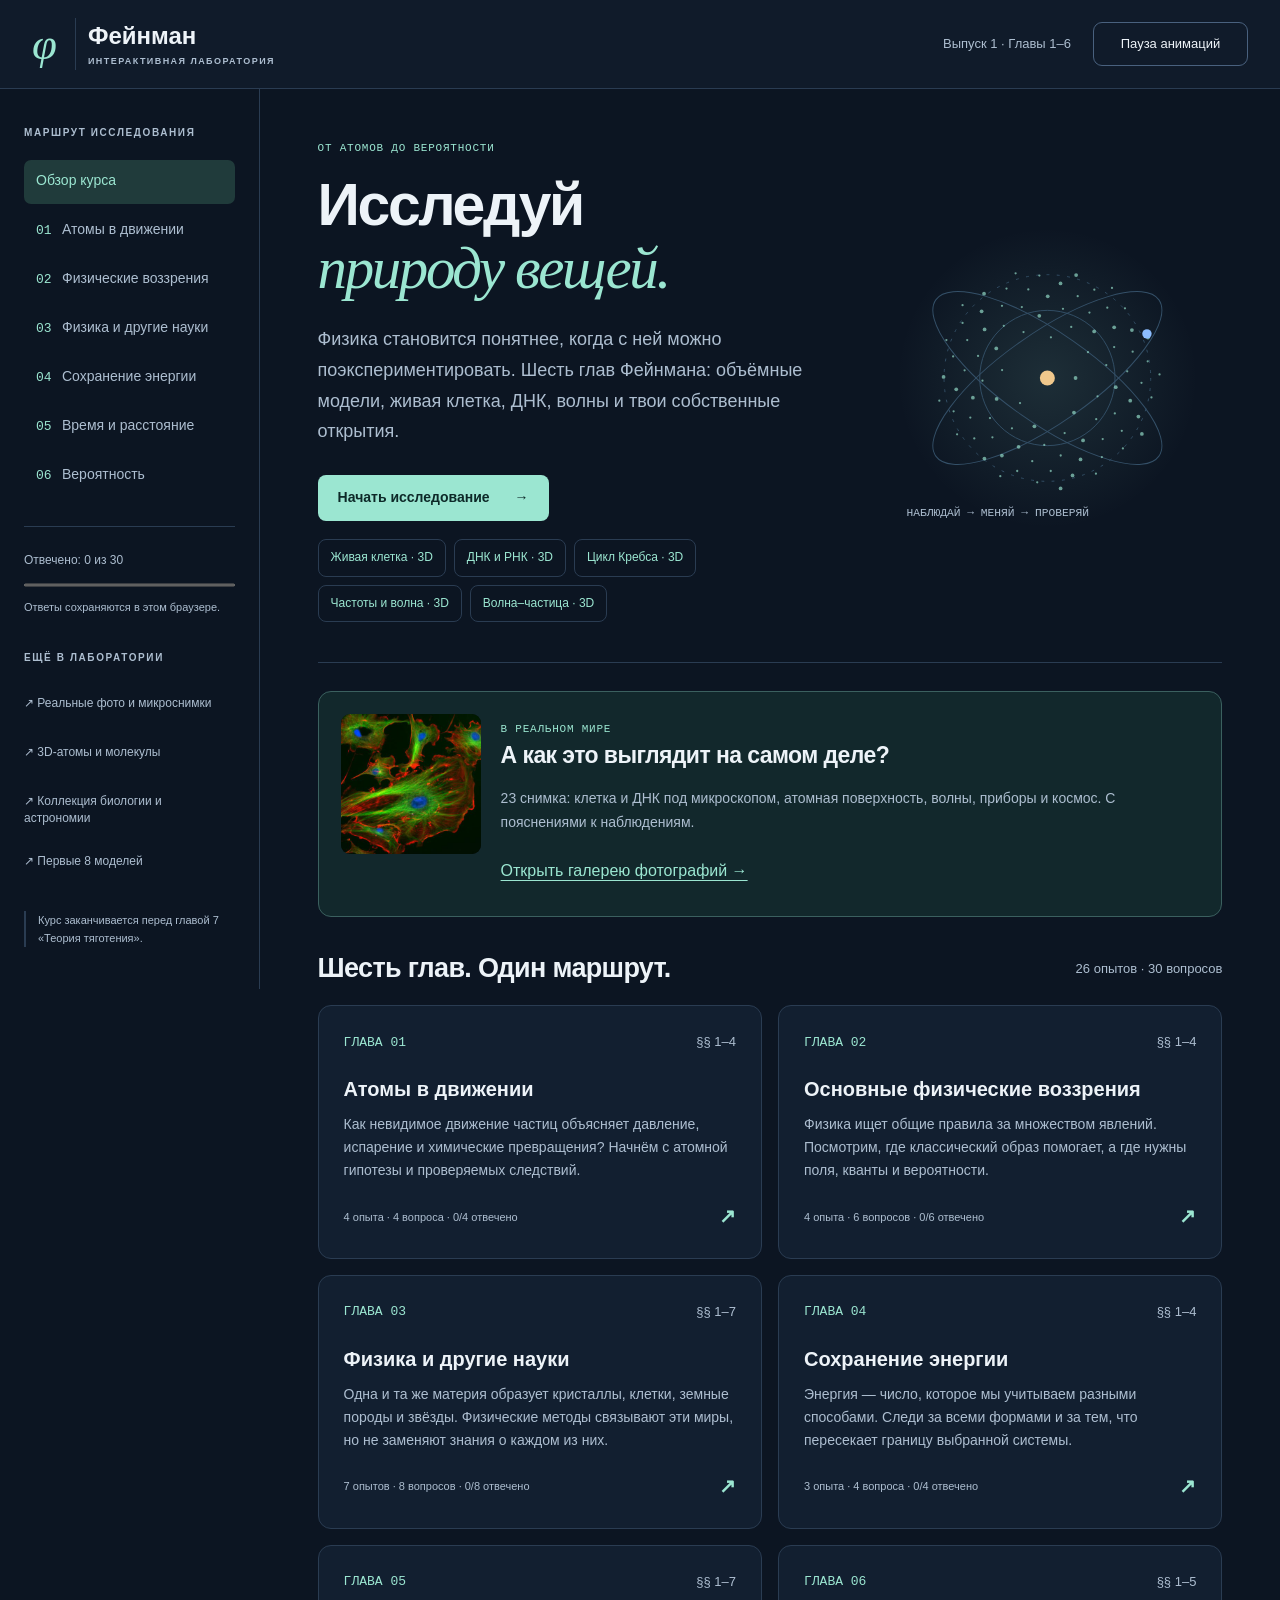
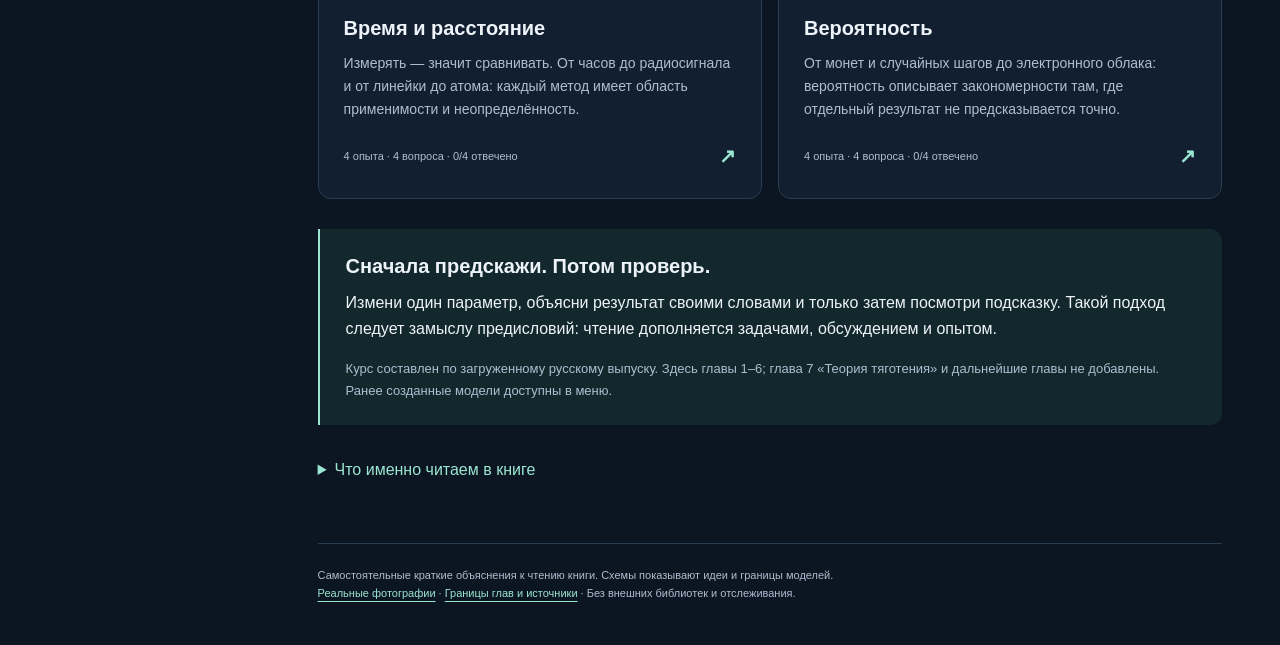
<file: index.html>
<!doctype html>
<html lang="ru"><head>
<meta charset="utf-8"><meta name="viewport" content="width=device-width,initial-scale=1,viewport-fit=cover"><meta name="theme-color" content="#101b2a">
<meta name="description" content="Интерактивная лаборатория по главам 1–6 Фейнмановских лекций: атомы, энергия, измерения и вероятность.">
<title>Лаборатория Фейнмана · Исследуй природу</title>
<link rel="stylesheet" href="assets/course.css?v=20261103-3d2">
<script>window.addEventListener('error',function(){var el=document.getElementById('load-status');if(el){el.hidden=false;el.textContent='Не удалось запустить часть лаборатории. Обновите страницу. Ссылки на прежние модели доступны в меню.';}});</script>
<script src="assets/math.js?v=20261103-3d2" defer></script><script src="assets/science.js?v=20261103-3d2" defer></script>
<script src="assets/content.js?v=20261103-3d2" defer></script><script src="assets/models.js?v=20261103-3d2" defer></script><script src="assets/extra-models.js?v=20261103-3d2" defer></script>
<script src="assets/space3d.js?v=20261103-3d2" defer></script>
<script src="assets/spatial-scenes.js?v=20261103-3d2" defer></script>
<script src="assets/spatial-view.js?v=20261103-3d2" defer></script>
<script src="assets/review.js?v=20261103-3d2" defer></script>
<link rel="stylesheet" href="assets/photos.css?v=20261103-photo1"><script src="assets/photo-data.js?v=20261103-photo1" defer></script><script src="assets/photos.js?v=20261103-photo1" defer></script>
<script src="assets/course.js?v=20261103-photo1" defer></script>
</head><body>
<a class="skip" href="#main">К содержанию</a>
<header class="topbar"><a class="brand" href="#home" aria-label="Лаборатория Фейнмана — главная"><span class="brand-symbol">φ</span><span>Фейнман<span class="brand-small">ИНТЕРАКТИВНАЯ ЛАБОРАТОРИЯ</span></span></a><div class="top-actions"><span class="edition">Выпуск 1 · Главы 1–6</span><button id="motion" aria-pressed="false">Пауза анимаций</button></div></header>
<div class="layout"><aside class="sidebar"><p class="eyebrow">МАРШРУТ ИССЛЕДОВАНИЯ</p><nav id="chapter-nav" aria-label="Главы книги"><a href="#home">Обзор курса</a></nav>
<div class="progress-box"><span id="progress-label">Самопроверка: 0 из 30</span><progress id="progress" max="30" value="0" aria-labelledby="progress-label"></progress><p>Ответы сохраняются в этом браузере.</p></div>
<p class="eyebrow library-label">ЕЩЁ В ЛАБОРАТОРИИ</p><nav class="library" aria-label="Существующие модели"><a href="photos.html">↗ Реальные фото и микроснимки</a><a href="3d-atoms-molecules.html">↗ 3D-атомы и молекулы</a><a href="life-universe.html">↗ Коллекция биологии и астрономии</a><a href="experiments.html">↗ Первые 8 моделей</a></nav><p class="scope">Курс заканчивается перед главой 7 «Теория тяготения».</p></aside>
<main id="main" tabindex="-1"><p id="load-status" class="notice" role="status">Загружаем лабораторию…</p><noscript><p class="notice">Для интерактивных опытов включите JavaScript. Ссылки на существующие разделы находятся в меню.</p></noscript><div id="page"></div><footer>Самостоятельные краткие объяснения к чтению книги. Схемы показывают идеи и границы моделей.<br><a href="photos.html">Реальные фотографии</a> · <a href="sources.html">Границы глав и источники</a> · Без внешних библиотек и отслеживания.</footer></main></div></body></html>
</file>
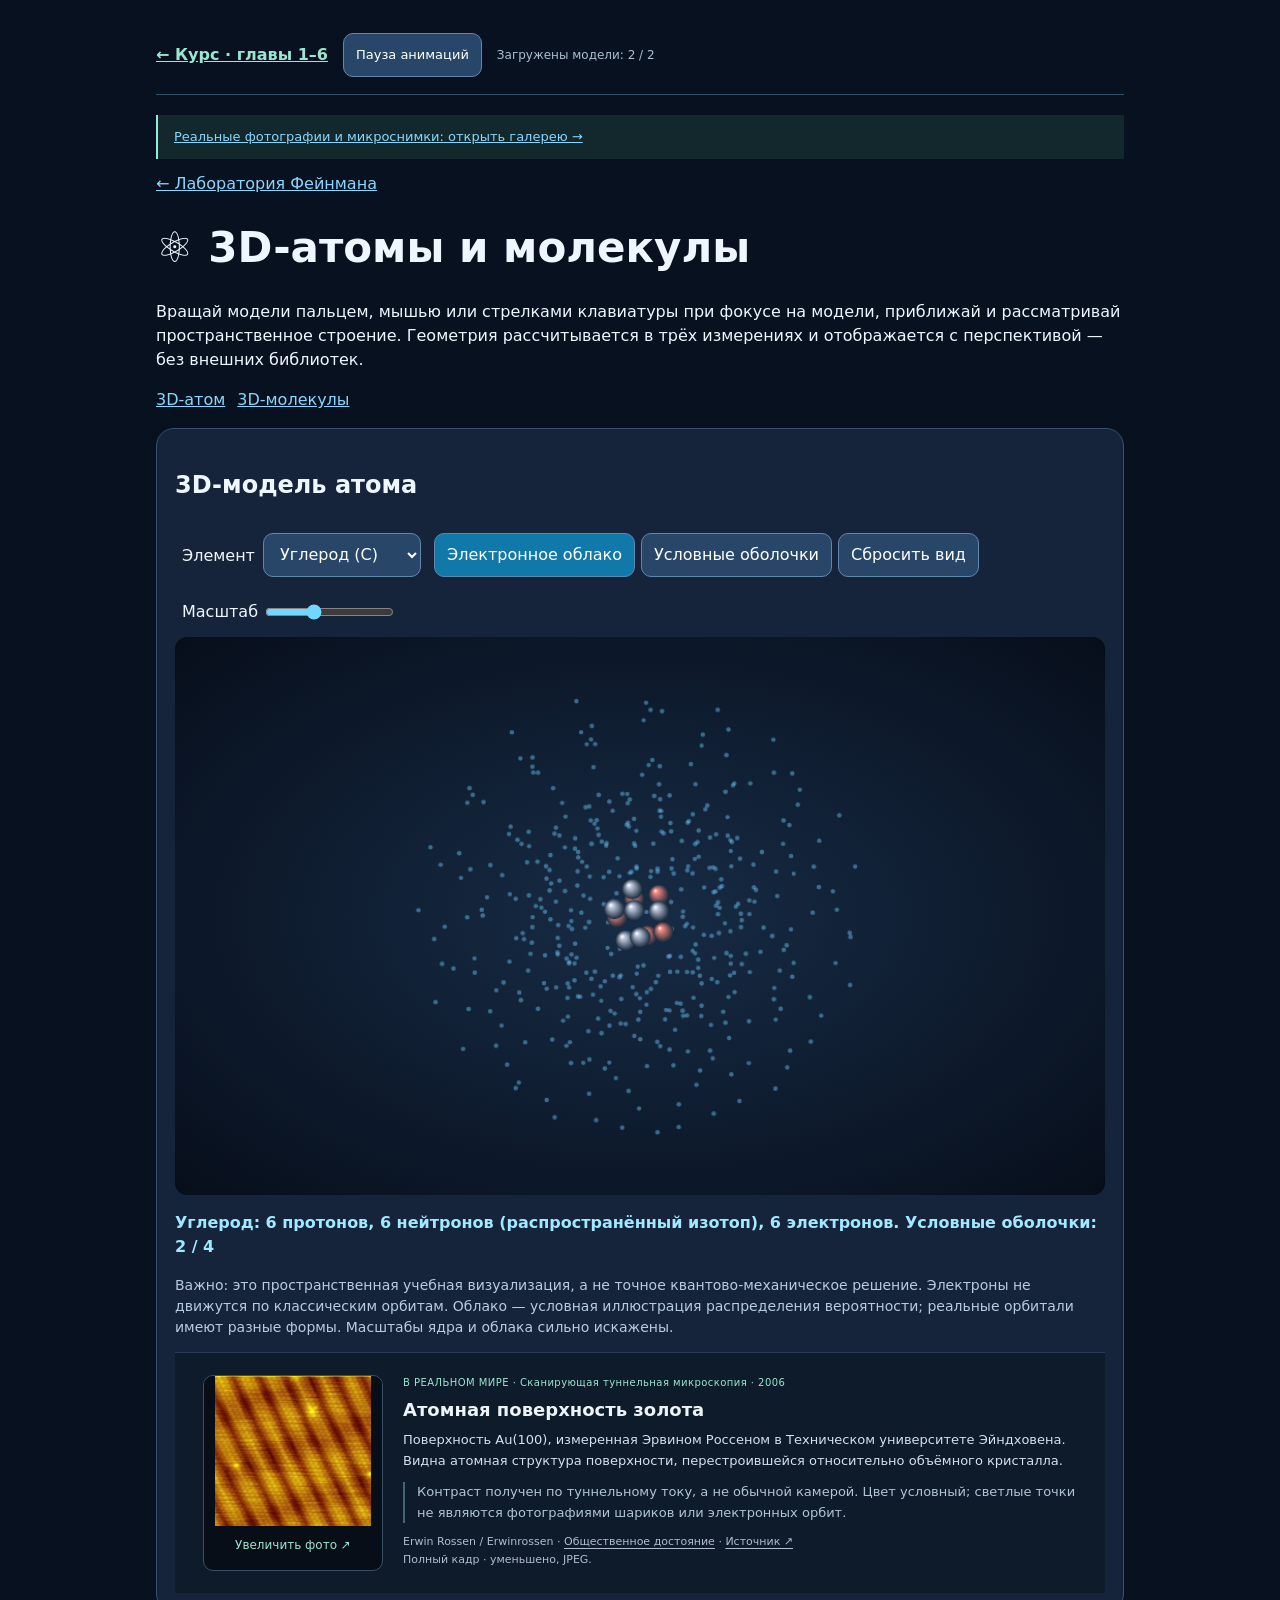
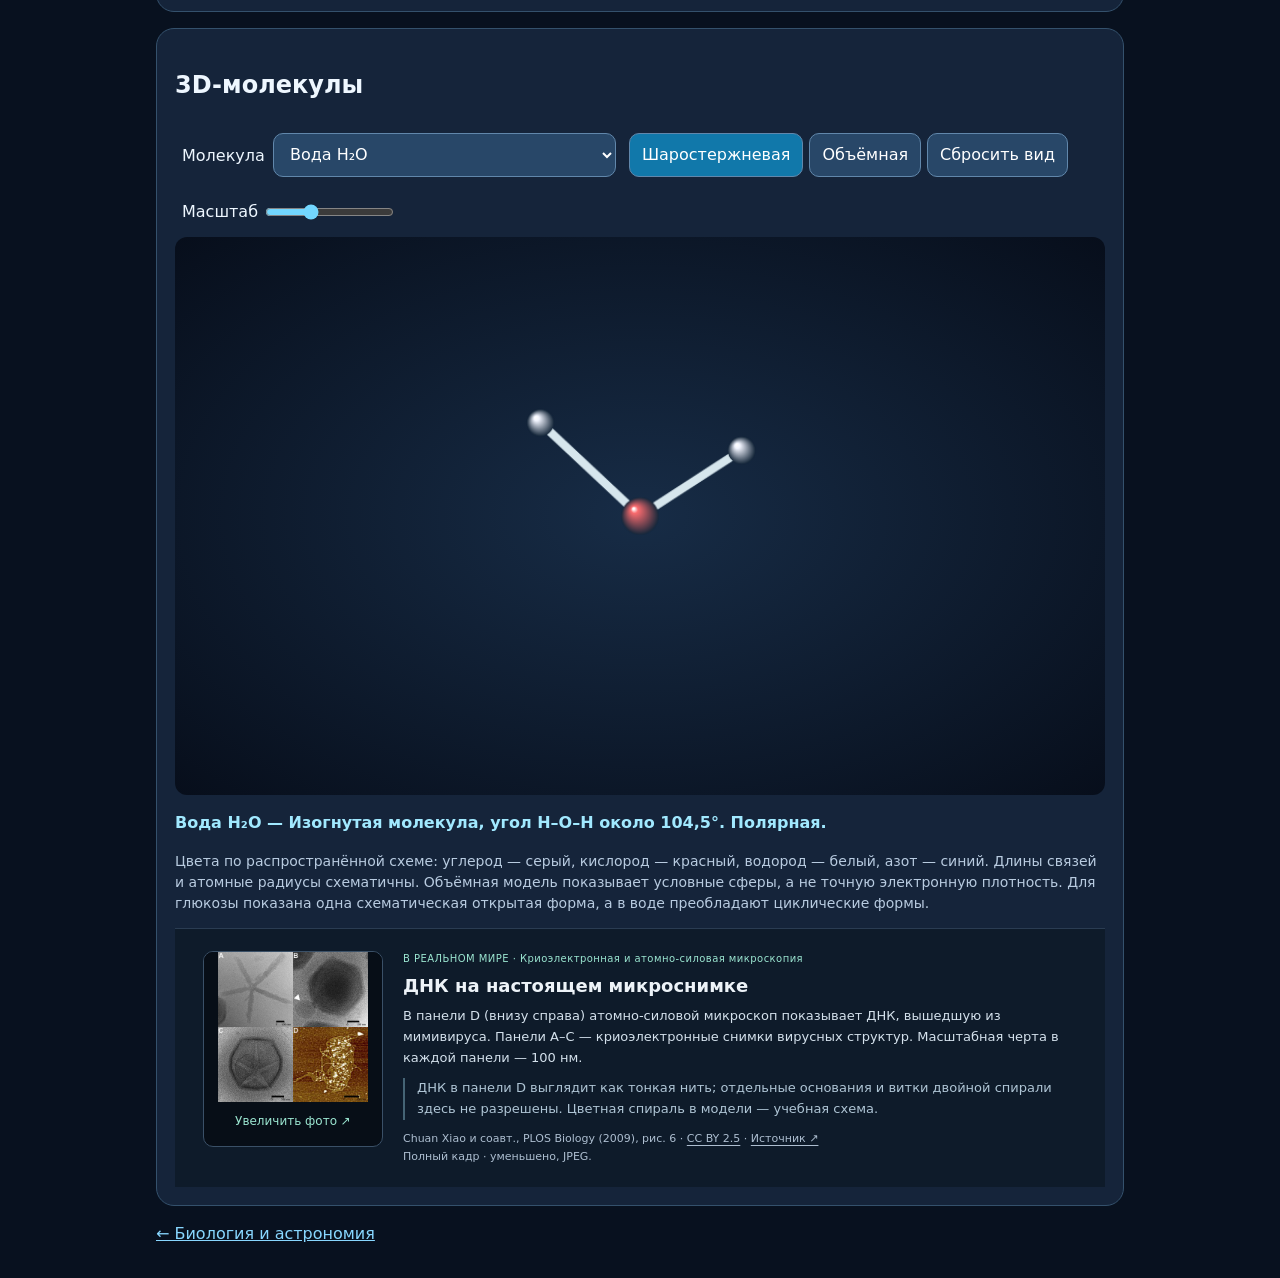
<file: 3d-atoms-molecules.html>
<!doctype html><html lang="ru"><head><meta charset="utf-8"><meta name="viewport" content="width=device-width,initial-scale=1"><title>3D атомы и молекулы — Лаборатория Фейнмана</title><style>*{box-sizing:border-box}body{margin:0;background:#08111f;color:#eef7ff;font:16px/1.5 system-ui}main{max-width:1000px;margin:auto;padding:16px}h1{font-size:clamp(27px,5vw,42px);line-height:1.15}.card{background:#15243a;border:1px solid #34516c;border-radius:18px;padding:18px;margin:16px 0}canvas{width:100%;height:auto;display:block;background:radial-gradient(ellipse at center,#172c46,#070e1b);border-radius:12px;touch-action:none;cursor:grab}canvas:active{cursor:grabbing}button,select{background:#284768;color:white;border:1px solid #6187ab;border-radius:10px;padding:9px 12px;font:inherit;margin:3px;cursor:pointer}button.active{background:#1178aa}label{display:inline-block;margin:7px}input{accent-color:#72d7ff;vertical-align:middle}.hint{color:#b8cbe0;font-size:14px}a{color:#88d7ff}.info{color:#a1e9ff;font-weight:600}nav{display:flex;flex-wrap:wrap;gap:12px}</style><link rel="stylesheet" href="assets/legacy.css?v=20261103"><script src="assets/legacy.js?v=20261103"></script><link rel="stylesheet" href="assets/photos.css?v=20261103-photo1"><script src="assets/photo-data.js?v=20261103-photo1" defer></script><script src="assets/photos.js?v=20261103-photo1" defer></script></head><body><main><p class="legacy-note"><a href="photos.html">Реальные фотографии и микроснимки: открыть галерею →</a></p><a href="./index.html">← Лаборатория Фейнмана</a><h1>⚛️ 3D-атомы и молекулы</h1><p>Вращай модели пальцем, мышью или стрелками клавиатуры при фокусе на модели, приближай и рассматривай пространственное строение. Геометрия рассчитывается в трёх измерениях и отображается с перспективой — без внешних библиотек.</p><nav><a href="#atom">3D-атом</a><a href="#molecules">3D-молекулы</a></nav>
<section class="card" id="atom"><h2>3D-модель атома</h2><label>Элемент <select id="element"><option value="1">Водород (H)</option><option value="2">Гелий (He)</option><option value="6" selected>Углерод (C)</option><option value="8">Кислород (O)</option><option value="11">Натрий (Na)</option><option value="17">Хлор (Cl)</option></select></label><button id="cloud" class="active">Электронное облако</button><button id="shell">Условные оболочки</button><button id="atomReset">Сбросить вид</button><label>Масштаб <input id="atomZoom" type="range" min="60" max="240" value="125"></label><canvas id="atom3d" width="900" height="540" aria-label="Вращаемая трёхмерная схема атома"></canvas><p id="atomInfo" class="info"></p><p class="hint">Важно: это пространственная учебная визуализация, а не точное квантово-механическое решение. Электроны не движутся по классическим орбитам. Облако — условная иллюстрация распределения вероятности; реальные орбитали имеют разные формы. Масштабы ядра и облака сильно искажены.</p><div data-photo-single="atoms"></div></section>
<section class="card" id="molecules"><h2>3D-молекулы</h2><label>Молекула <select id="molecule"><option value="water">Вода H₂O</option><option value="co2">Углекислый газ CO₂</option><option value="methane">Метан CH₄</option><option value="ammonia">Аммиак NH₃</option><option value="oxygen">Кислород O₂</option><option value="ethanol">Этанол C₂H₆O</option><option value="benzene">Бензол C₆H₆</option><option value="glucose">Глюкоза C₆H₁₂O₆ (открытая форма)</option></select></label><button id="ball" class="active">Шаростержневая</button><button id="space">Объёмная</button><button id="molReset">Сбросить вид</button><label>Масштаб <input id="molZoom" type="range" min="60" max="240" value="120"></label><canvas id="mol3d" width="900" height="540" aria-label="Вращаемая трёхмерная модель молекулы"></canvas><p id="molInfo" class="info"></p><p class="hint">Цвета по распространённой схеме: углерод — серый, кислород — красный, водород — белый, азот — синий. Длины связей и атомные радиусы схематичны. Объёмная модель показывает условные сферы, а не точную электронную плотность. Для глюкозы показана одна схематическая открытая форма, а в воде преобладают циклические формы.</p><div data-photo-single="dna"></div></section><p><a href="./life-universe.html">← Биология и астрономия</a></p></main>
<script>
'use strict';
const $=id=>document.getElementById(id),TAU=2*Math.PI;
const atoms={H:{c:'#f2f5ff',r:13},C:{c:'#7e99b4',r:19},O:{c:'#fa6b6e',r:18},N:{c:'#639dff',r:18}};
const V=(e,x,y,z)=>({e,x,y,z});
const molecules={
water:{name:'Вода H₂O',desc:'Изогнутая молекула, угол H–O–H около 104,5°. Полярная.',a:[V('O',0,0,0),V('H',-.76,.59,0),V('H',.76,.59,0)],b:[[0,1,1],[0,2,1]]},
co2:{name:'Углекислый газ CO₂',desc:'Линейная молекула: O=C=O, угол 180°.',a:[V('C',0,0,0),V('O',-1.2,0,0),V('O',1.2,0,0)],b:[[0,1,2],[0,2,2]]},
methane:{name:'Метан CH₄',desc:'Тетраэдрическая геометрия, угол H–C–H около 109,5°.',a:[V('C',0,0,0),V('H',.7,.7,.7),V('H',-.7,-.7,.7),V('H',-.7,.7,-.7),V('H',.7,-.7,-.7)],b:[[0,1,1],[0,2,1],[0,3,1],[0,4,1]]},
ammonia:{name:'Аммиак NH₃',desc:'Тригонально-пирамидальная форма; угол H–N–H около 107°.',a:[V('N',0,0,0),V('H',.927,-.375,0),V('H',-.4635,-.375,.8028),V('H',-.4635,-.375,-.8028)],b:[[0,1,1],[0,2,1],[0,3,1]]},
oxygen:{name:'Кислород O₂',desc:'Два атома кислорода, двойная связь в простой структурной записи.',a:[V('O',-.6,0,0),V('O',.6,0,0)],b:[[0,1,2]]},
ethanol:{name:'Этанол C₂H₆O',desc:'Два атома углерода и гидроксильная группа –OH. Показана одна из возможных конформаций.',a:[V('C',-1,0,0),V('C',.25,.1,.1),V('O',1.35,-.45,.15),V('H',1.95,.2,.3),V('H',-1.55,.9,.25),V('H',-1.5,-.55,.8),V('H',-1.4,-.45,-.9),V('H',.45,1.05,-.25),V('H',.2,.15,1.15)],b:[[0,1,1],[1,2,1],[2,3,1],[0,4,1],[0,5,1],[0,6,1],[1,7,1],[1,8,1]]},
benzene:{name:'Бензол C₆H₆',desc:'Плоское ароматическое кольцо. Чередование связей — условная формула Кекуле; π-электроны делокализованы.',a:[],b:[]},
glucose:{name:'Глюкоза C₆H₁₂O₆',desc:'Открытая альдегидная форма, показана схематически. В растворе преобладают циклические формы.',a:[],b:[]}
};
for(let i=0;i<6;i++){let t=i*TAU/6,ct=Math.cos(t),st=Math.sin(t),m=molecules.benzene;m.a.push(V('C',ct*1.55,st*1.55,0));m.a.push(V('H',ct*2.6,st*2.6,0));m.b.push([i*2,((i+1)%6)*2,i%2===0?2:1],[i*2,i*2+1,1])}
{let m=molecules.glucose;for(let i=0;i<6;i++){let x=(i-2.5)*1.05,y=(i%2)*.28,z=(i%3)*.18;m.a.push(V('C',x,y,z));if(i)m.b.push([i-1,i,1])}m.a.push(V('O',-3.5,.45,0));m.b.push([0,6,2]);m.a.push(V('H',-2.8,-.95,0));m.b.push([0,7,1]);for(let i=1;i<6;i++){let c=m.a[i],j=m.a.length;m.a.push(V('O',c.x,c.y+.95,c.z+(i%2?.5:-.5)));m.a.push(V('H',c.x+.3,c.y+1.65,c.z+(i%2?.5:-.5)));m.b.push([i,j,1],[j,j+1,1])}for(let i=1;i<6;i++){let c=m.a[i],j=m.a.length;m.a.push(V('H',c.x,c.y-.9,c.z+.5));m.b.push([i,j,1])}let j=m.a.length;m.a.push(V('H',m.a[5].x+.55,m.a[5].y-.35,m.a[5].z-.85));m.b.push([5,j,1])}
const views={atom:{rx:-.2,ry:.35,zoom:125,drag:false},mol:{rx:-.35,ry:.4,zoom:120,drag:false}};
function setupPointer(id,view){let el=$(id),last=null;el.tabIndex=0;el.setAttribute('aria-keyshortcuts','ArrowLeft ArrowRight ArrowUp ArrowDown');el.addEventListener('keydown',e=>{if(['ArrowLeft','ArrowRight','ArrowUp','ArrowDown'].includes(e.key)){e.preventDefault();if(e.key==='ArrowLeft')view.ry-=.15;if(e.key==='ArrowRight')view.ry+=.15;if(e.key==='ArrowUp')view.rx-=.15;if(e.key==='ArrowDown')view.rx+=.15;}});el.addEventListener('pointerdown',e=>{last={x:e.clientX,y:e.clientY};el.setPointerCapture(e.pointerId)});el.addEventListener('pointermove',e=>{if(!last)return;view.ry+=(e.clientX-last.x)*.012;view.rx+=(e.clientY-last.y)*.012;last={x:e.clientX,y:e.clientY}});for(let type of ['pointerup','pointercancel','lostpointercapture'])el.addEventListener(type,()=>last=null);el.addEventListener('wheel',e=>{e.preventDefault();view.zoom=Math.max(60,Math.min(240,view.zoom-e.deltaY*.08));$(id==='atom3d'?'atomZoom':'molZoom').value=view.zoom},{passive:false})}
setupPointer('atom3d',views.atom);setupPointer('mol3d',views.mol);
function rotate(p,v){let x=p.x,y=p.y,z=p.z;let cy=Math.cos(v.ry),sy=Math.sin(v.ry),cx=Math.cos(v.rx),sx=Math.sin(v.rx);let X=x*cy+z*sy,Z=-x*sy+z*cy,Y=y*cx-Z*sx;Z=y*sx+Z*cx;return {x:X,y:Y,z:Z}}
function project(p,v,scale=1){let q=rotate(p,v),persp=5/(5+q.z*.17);return {x:450+q.x*v.zoom*scale*persp,y:270-q.y*v.zoom*scale*persp,z:q.z,s:persp}}
function sphere(c,x,y,r,color){let grad=c.createRadialGradient(x-r*.35,y-r*.4,r*.05,x,y,r);grad.addColorStop(0,'#ffffff');grad.addColorStop(.15,color);grad.addColorStop(1,'#16283b');c.fillStyle=grad;c.beginPath();c.arc(x,y,Math.max(1,r),0,TAU);c.fill()}
function segment(c,a,b,color,width){c.strokeStyle=color;c.lineWidth=width;c.lineCap='round';c.beginPath();c.moveTo(a.x,a.y);c.lineTo(b.x,b.y);c.stroke()}
function renderMolecule(){let c=$('mol3d').getContext('2d'),v=views.mol;c.clearRect(0,0,900,540);let m=molecules[$('molecule').value],mode=$('ball').classList.contains('active')?'ball':'space';let scale=m.a.length>12?.8:1.15;let projected=m.a.map(p=>project(p,v,scale));if(mode==='ball'){let bonds=[];for(let [i,j,n] of m.b){let a=projected[i],b=projected[j];bonds.push({a,b,z:(a.z+b.z)/2,n})}bonds.sort((a,b)=>b.z-a.z);for(let bond of bonds){let {a,b,n}=bond,dx=b.x-a.x,dy=b.y-a.y,len=Math.hypot(dx,dy)||1,ox=-dy/len*5,oy=dx/len*5;for(let k=0;k<n;k++){let off=(k-(n-1)/2)*2;segment(c,{x:a.x+ox*off,y:a.y+oy*off},{x:b.x+ox*off,y:b.y+oy*off},'#d6e6ed',8)}}}let order=m.a.map((p,i)=>({p,q:projected[i]})).sort((a,b)=>b.q.z-a.q.z);for(let {p,q} of order)sphere(c,q.x,q.y,(mode==='ball'?atoms[p.e].r:atoms[p.e].r*1.85)*q.s,atoms[p.e].c);$('molInfo').textContent=m.name+' — '+m.desc}
const elems={1:['Водород',1,0,[1]],2:['Гелий',2,2,[2]],6:['Углерод',6,6,[2,4]],8:['Кислород',8,8,[2,6]],11:['Натрий',11,12,[2,8,1]],17:['Хлор',17,18,[2,8,7]]};let atomMode='cloud';
function renderAtom(t){let c=$('atom3d').getContext('2d'),v=views.atom;c.clearRect(0,0,900,540);let el=elems[$('element').value],total=el[1],layers=el[3],dots=[];let base=el[3].length===3?.65:1;let count=atomMode==='cloud'?440:total;for(let i=0;i<count;i++){let shell=atomMode==='cloud'?i%layers.length:layers.findIndex((n,k)=>i<layers.slice(0,k+1).reduce((a,b)=>a+b,0));let r=(.75+shell*.58)*base,theta=i*2.399963+ (atomMode==='cloud'?0:t*.0003),u=1-2*(i+.5)/count,phi=Math.acos(Math.max(-1,Math.min(1,u)));let radius=atomMode==='cloud'?r*(.72+.45*Math.abs(Math.sin(i*21.31))):r;let p={x:radius*Math.sin(phi)*Math.cos(theta),y:radius*Math.sin(phi)*Math.sin(theta),z:radius*Math.cos(phi)};let q=project(p,v,1.12);dots.push({q,r:atomMode==='cloud'?2.2:8})}dots.sort((a,b)=>b.q.z-a.q.z);for(let {q,r} of dots){c.fillStyle=atomMode==='cloud'?'rgba(116,208,255,.44)':'#78d9ff';c.beginPath();c.arc(q.x,q.y,r*q.s,0,TAU);c.fill()}let nucleus=[];for(let i=0;i<Math.min(36,el[1]+el[2]);i++){let theta=i*2.4,phi=Math.acos(1-2*(i+.5)/(el[1]+el[2])),r=.22;nucleus.push({p:{x:r*Math.sin(phi)*Math.cos(theta),y:r*Math.sin(phi)*Math.sin(theta),z:r*Math.cos(phi)},color:i<el[1]?'#ff8b82':'#c6d1e6'})}nucleus.sort((a,b)=>rotate(b.p,v).z-rotate(a.p,v).z);for(let item of nucleus){let q=project(item.p,v);sphere(c,q.x,q.y,10*q.s,item.color)}$('atomInfo').textContent=el[0]+': '+el[1]+' протонов, '+el[2]+' нейтронов (распространённый изотоп), '+total+' электронов. Условные оболочки: '+layers.join(' / ')}
$('cloud').onclick=()=>{atomMode='cloud';$('cloud').classList.add('active');$('shell').classList.remove('active')};$('shell').onclick=()=>{atomMode='shell';$('shell').classList.add('active');$('cloud').classList.remove('active')};$('ball').onclick=()=>{$('ball').classList.add('active');$('space').classList.remove('active')};$('space').onclick=()=>{$('space').classList.add('active');$('ball').classList.remove('active')};
$('atomZoom').oninput=()=>views.atom.zoom=+$('atomZoom').value;$('molZoom').oninput=()=>views.mol.zoom=+$('molZoom').value;
$('atomReset').onclick=()=>{views.atom.rx=-.2;views.atom.ry=.35;views.atom.zoom=125;$('atomZoom').value=125};
$('molReset').onclick=()=>{views.mol.rx=-.35;views.mol.ry=.4;views.mol.zoom=120;$('molZoom').value=120};
let modelTime=0;LegacyLab.start([['atom3d',()=>renderAtom(modelTime)],['mol3d',renderMolecule]],(ts,dt)=>modelTime+=dt*1000);
</script></body></html>
</file>
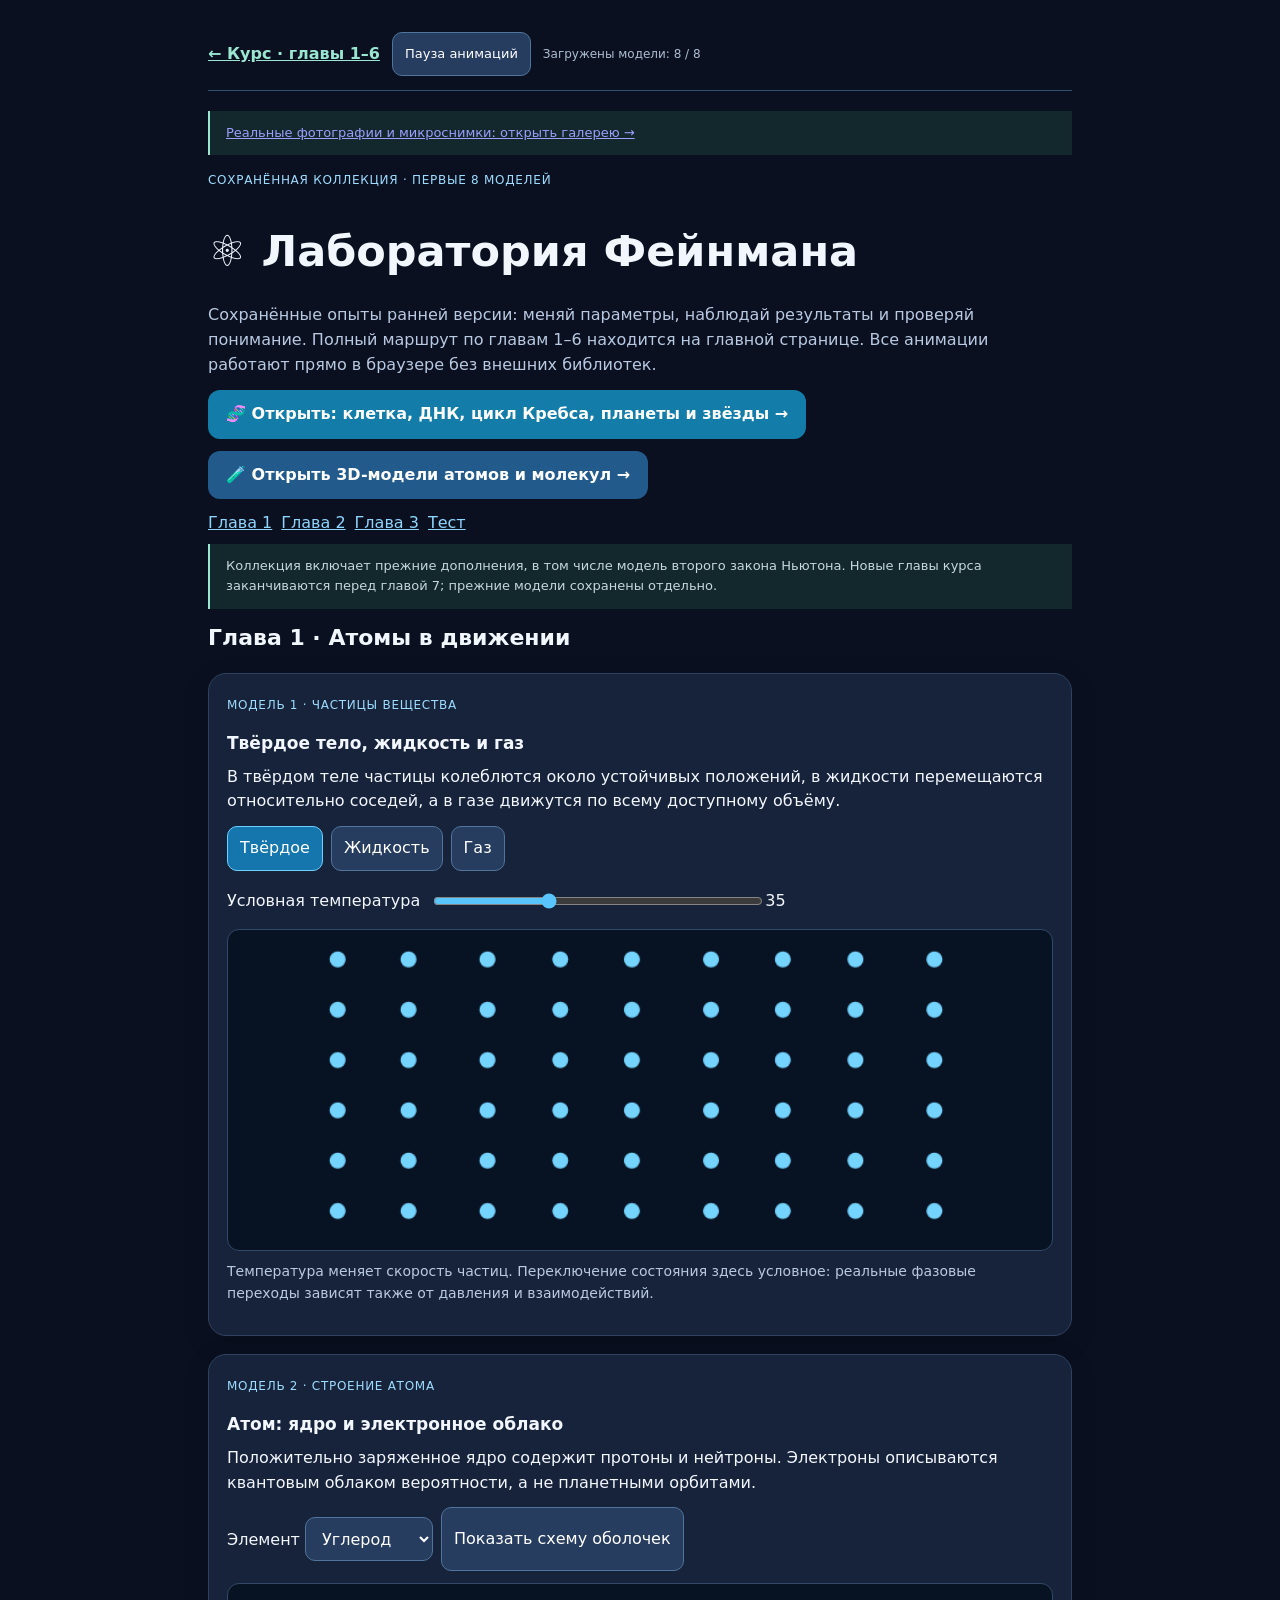
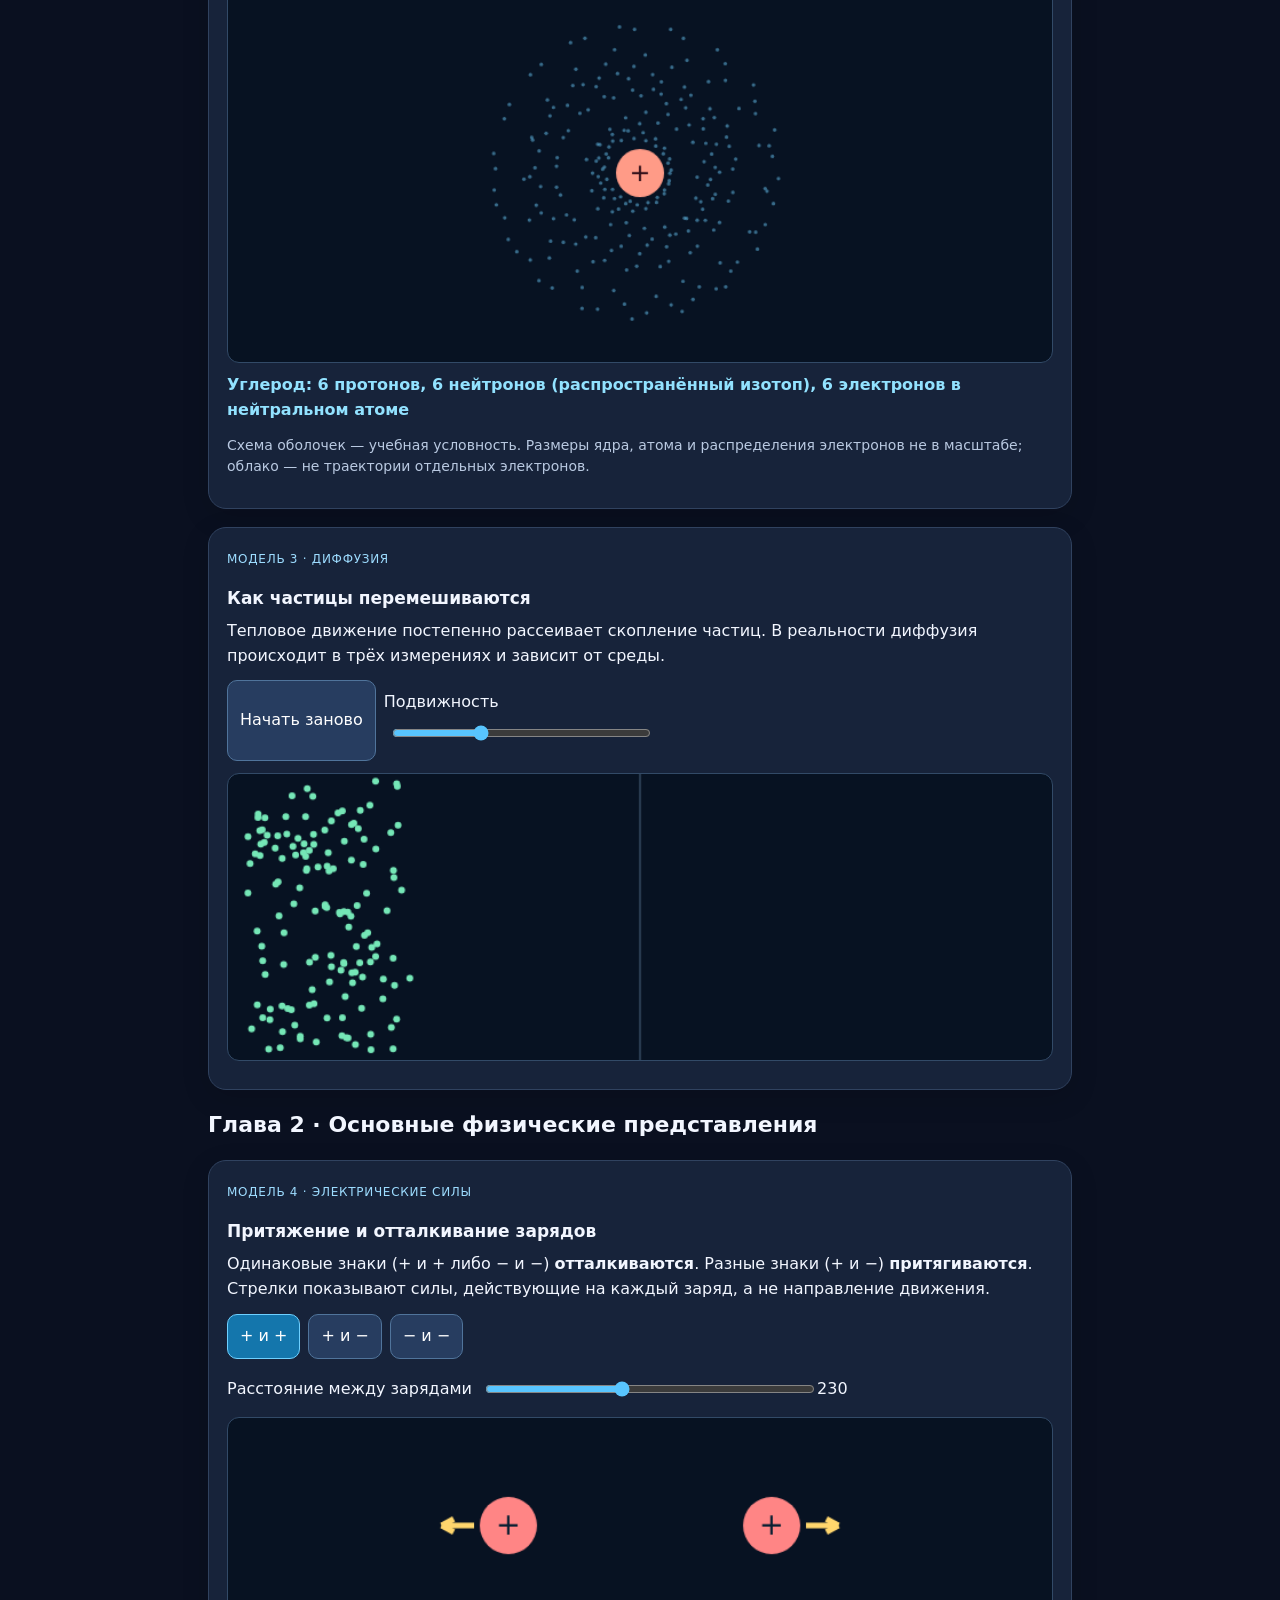
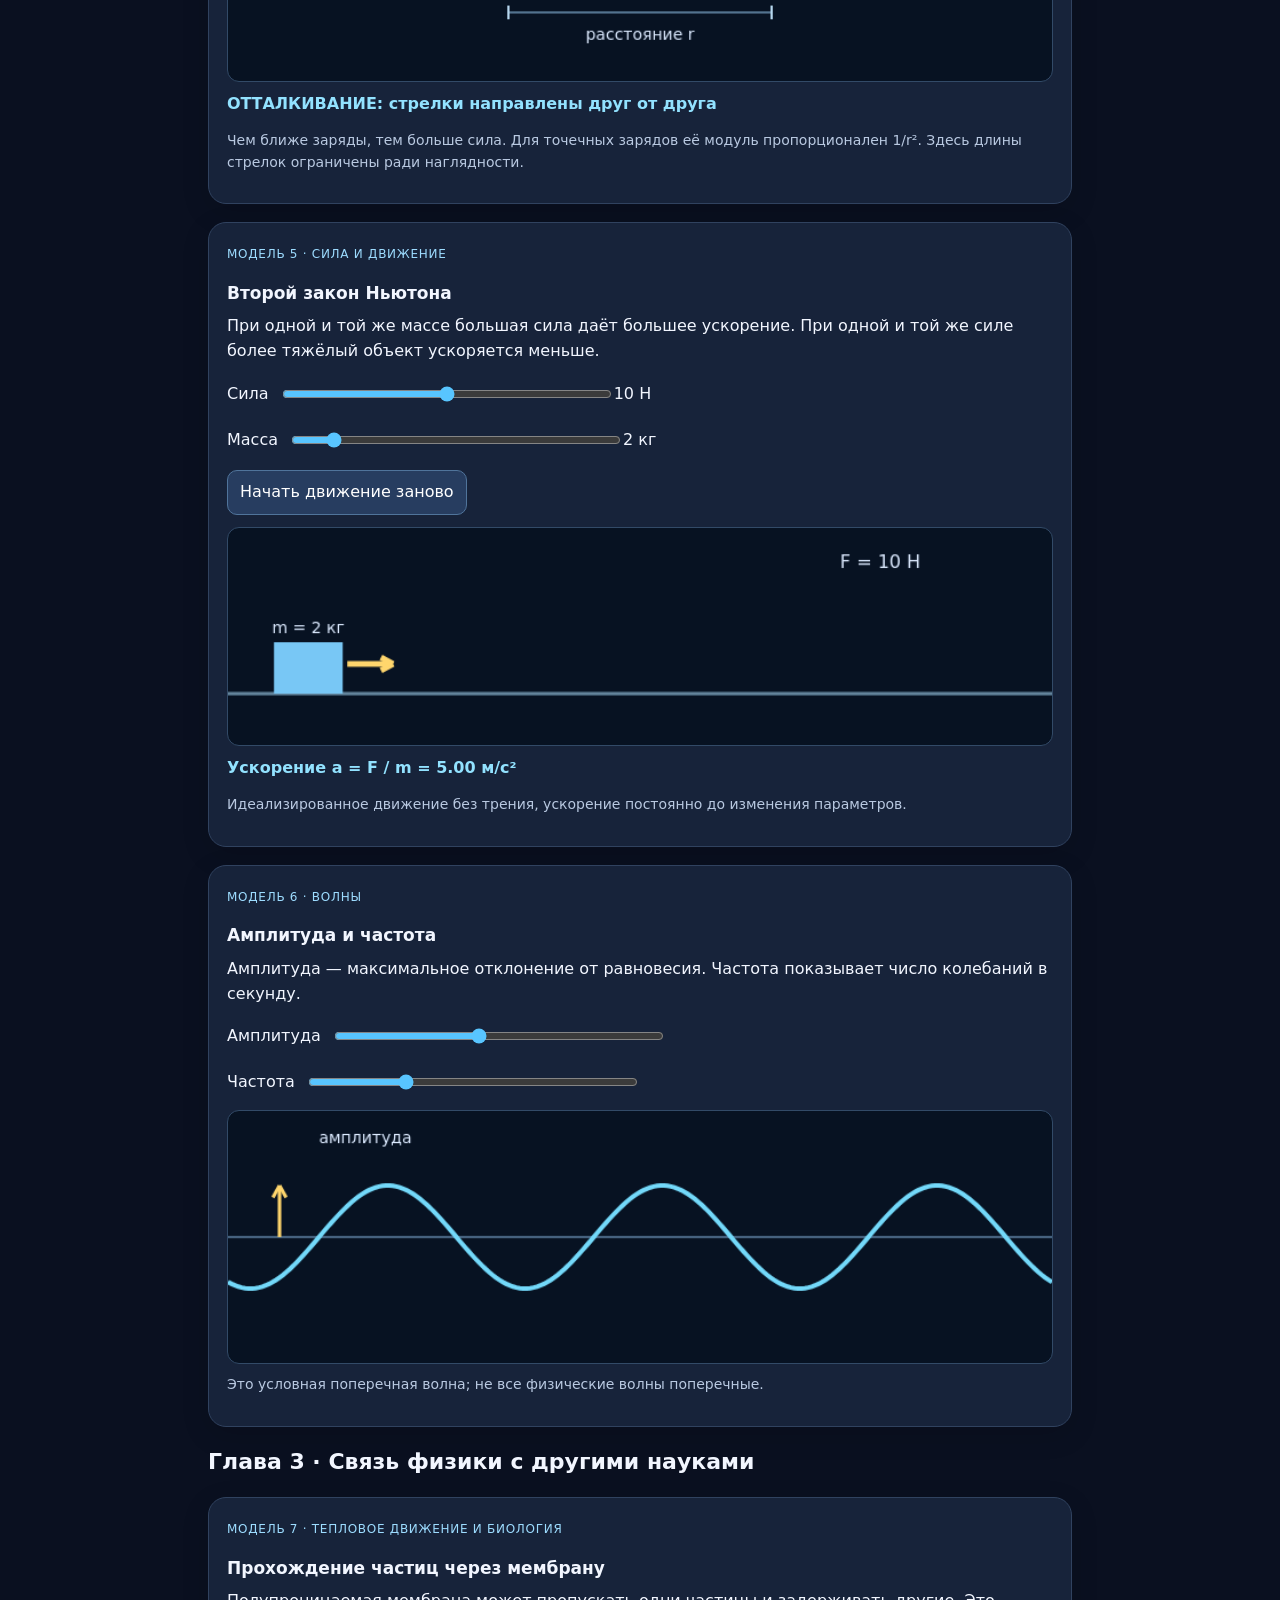
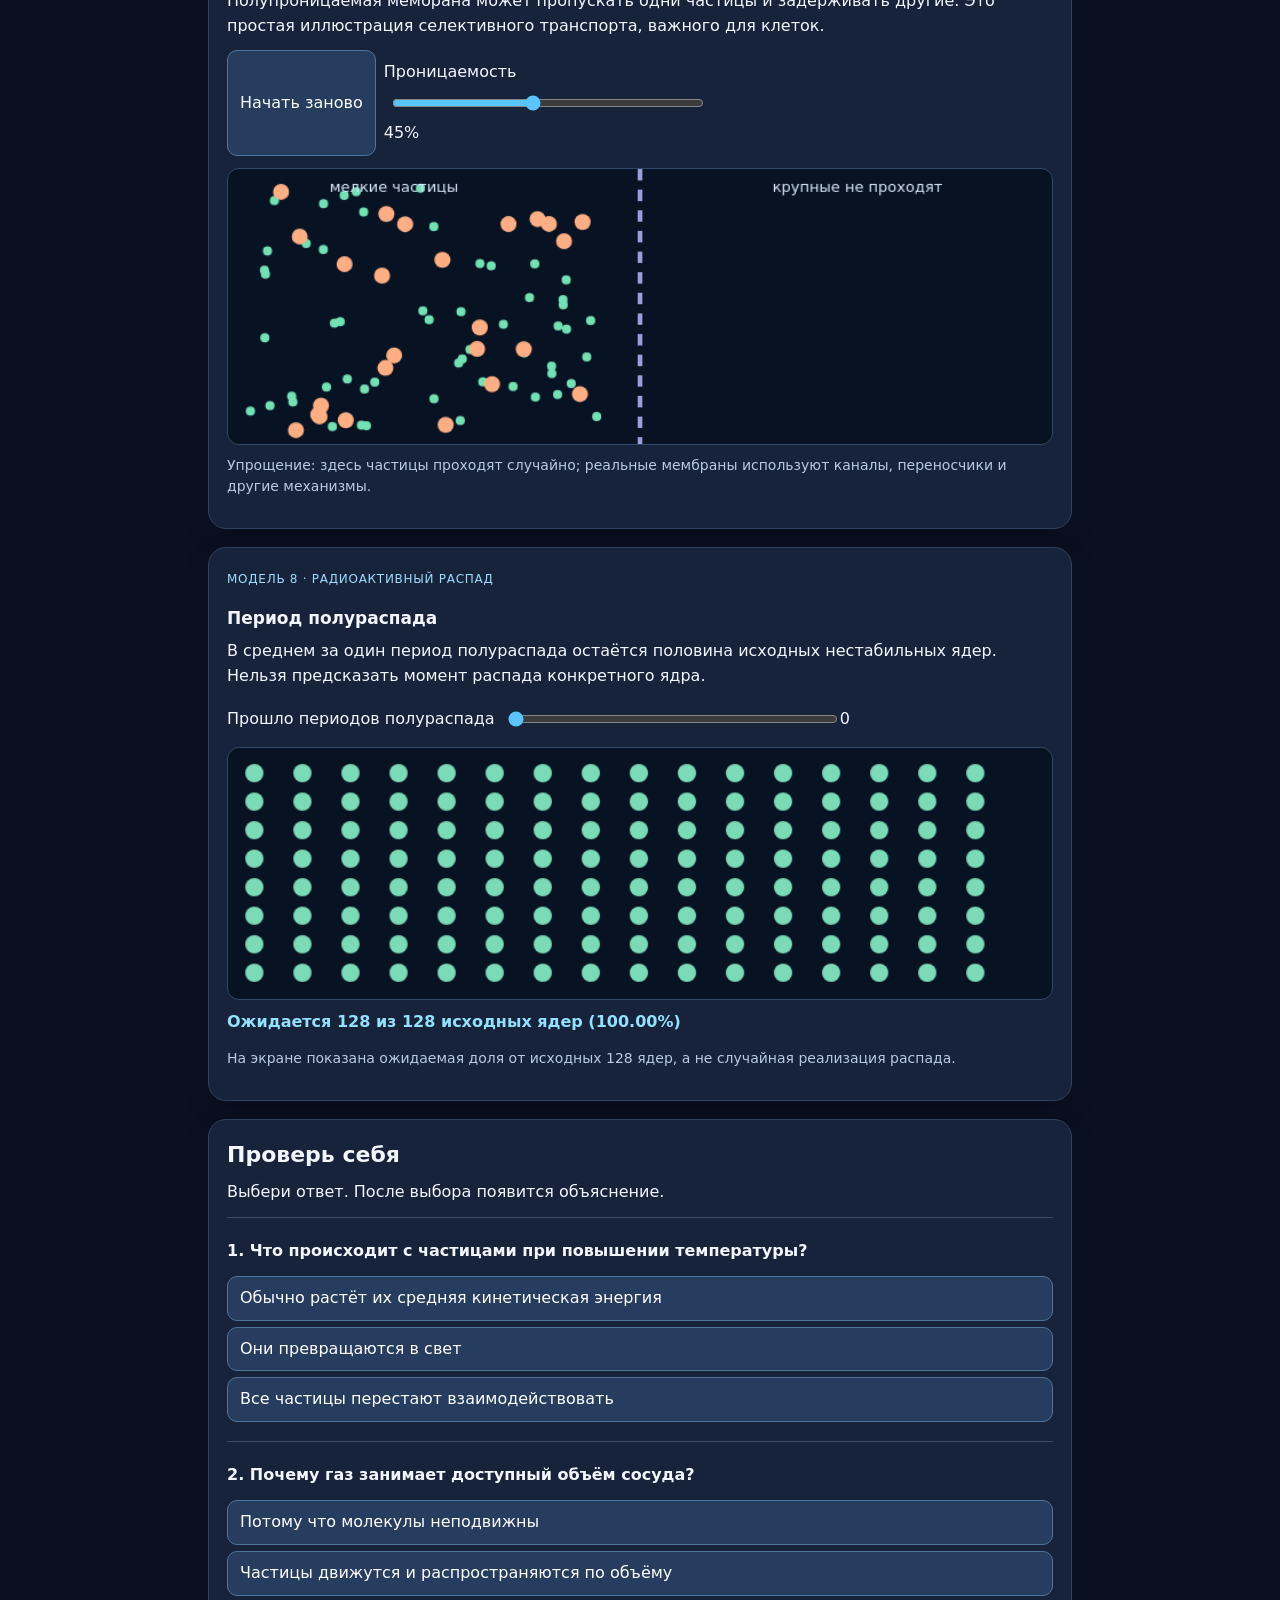
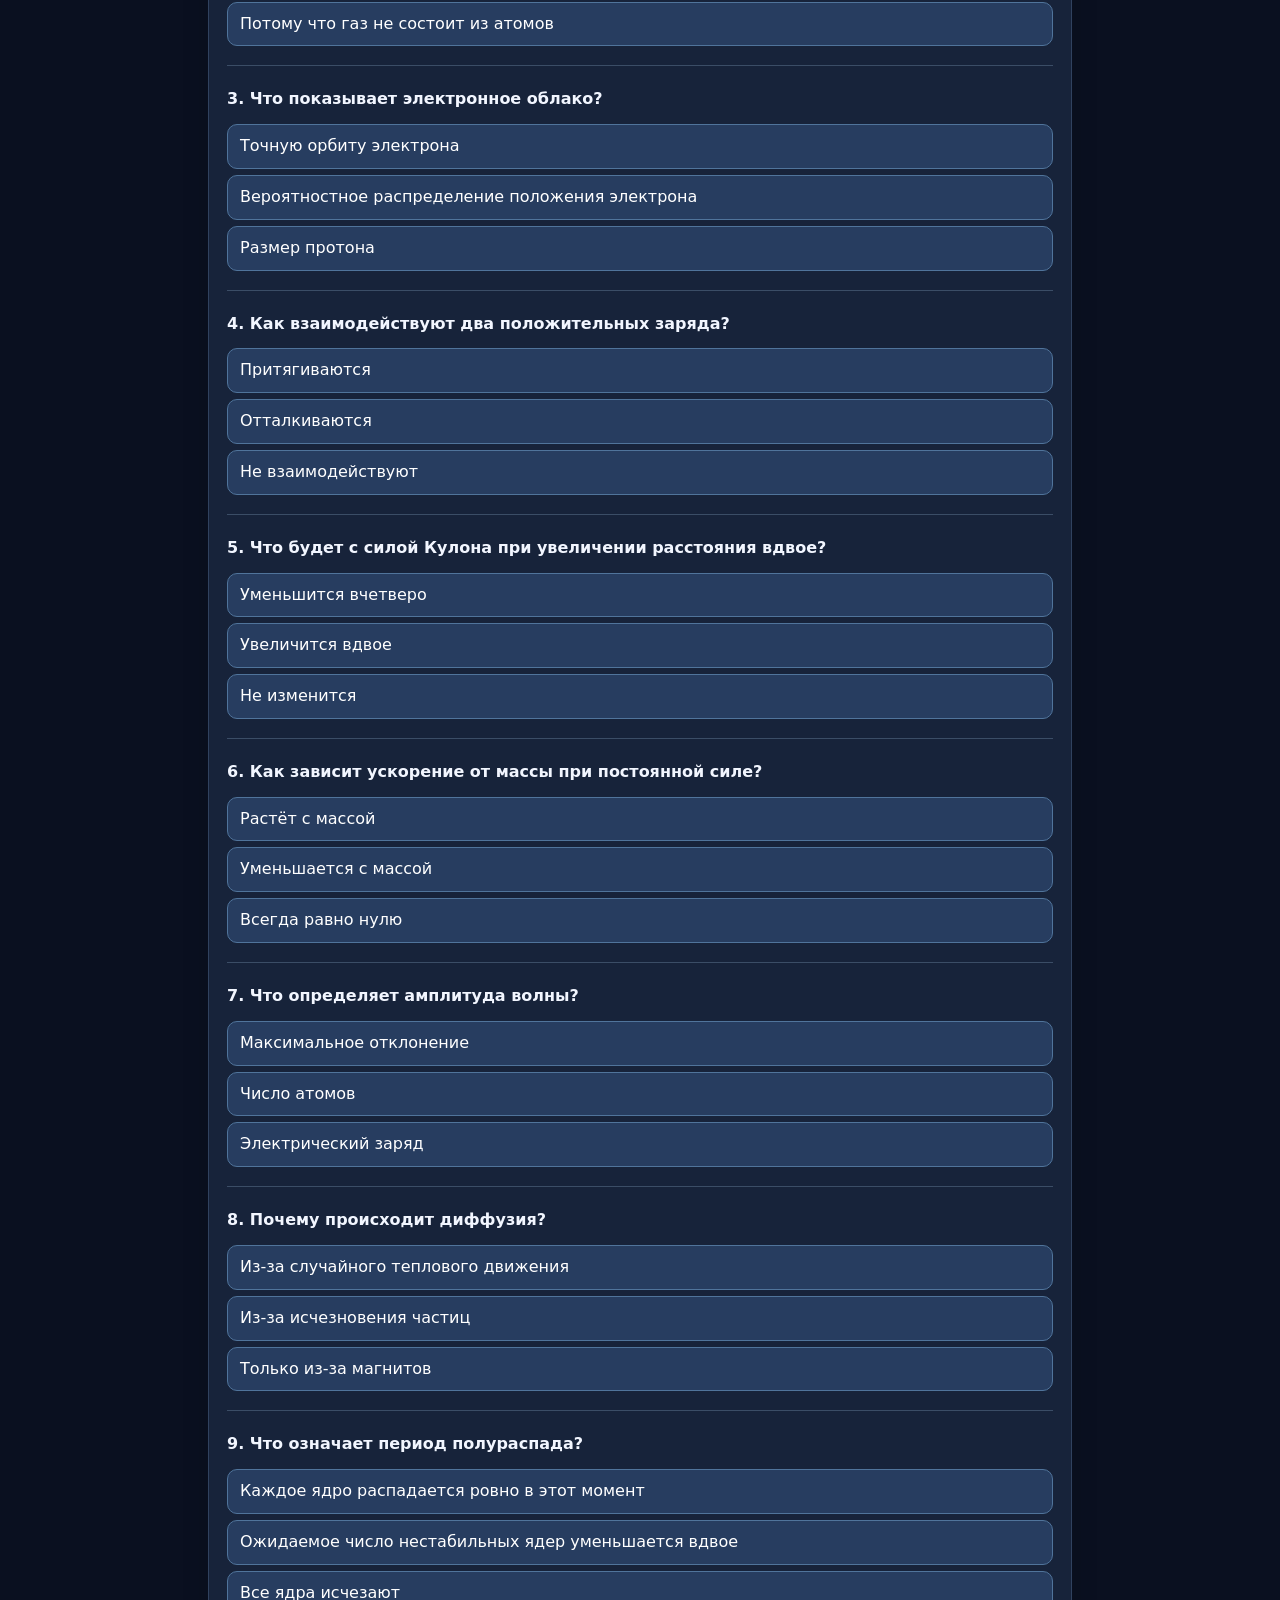
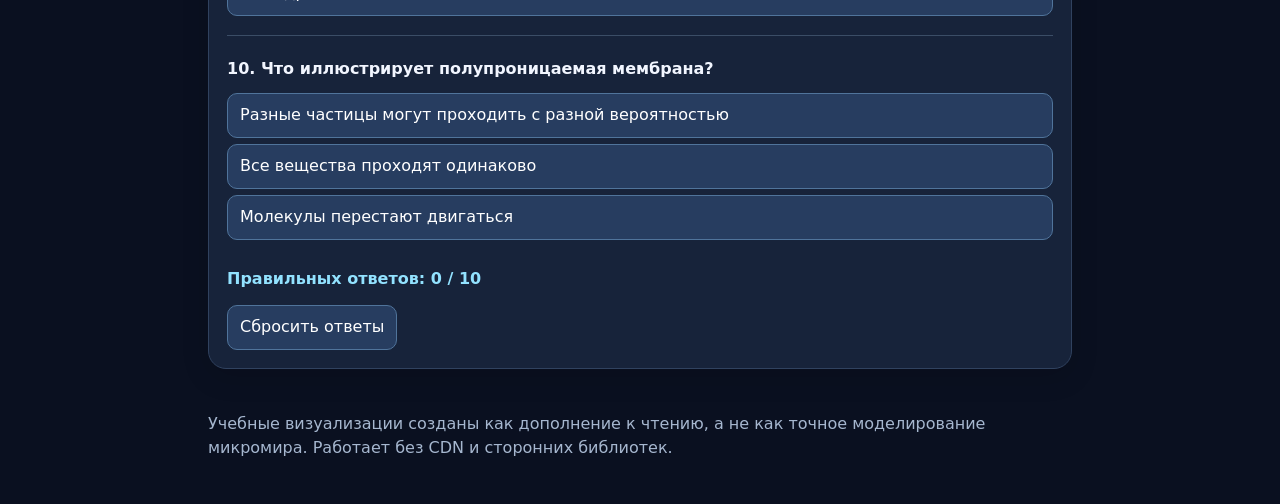
<file: experiments.html>
<!doctype html>
<html lang="ru"><head><meta charset="utf-8"><meta name="viewport" content="width=device-width,initial-scale=1"><title>Первые 8 моделей — Лаборатория Фейнмана</title>
<style>:root{color-scheme:dark}*{box-sizing:border-box}body{margin:0;background:#0a1020;color:#f2f6ff;font:16px/1.55 system-ui,-apple-system,sans-serif}main{max-width:900px;margin:auto;padding:18px}h1{font-size:clamp(27px,6vw,43px);line-height:1.12}h2{font-size:22px;margin:0 0 8px}h3{font-size:17px;margin:8px 0}p{margin:8px 0 12px}.intro,.hint{color:#b9c9e1}.card{background:#17233a;border:1px solid #30425f;border-radius:18px;padding:18px;margin:18px 0;box-shadow:0 8px 28px #0002}.tag{display:inline-block;color:#9ddcff;font-size:12px;letter-spacing:.06em;text-transform:uppercase;margin-bottom:8px}button,select{background:#273d60;color:#fff;border:1px solid #50749b;border-radius:10px;padding:9px 12px;font:inherit;cursor:pointer}button.active{background:#1476ac;border-color:#6ed0ff}button:focus-visible,select:focus-visible,input:focus-visible{outline:3px solid #f5d976}button:hover{background:#36547d}.controls{display:flex;gap:8px;flex-wrap:wrap;margin:12px 0}label{display:block;margin:10px 0}input[type=range]{width:min(100%,330px);vertical-align:middle;accent-color:#58c5ff;margin-left:8px}canvas{display:block;width:100%;height:auto;background:#071222;border:1px solid #324a67;border-radius:12px;margin:10px 0;touch-action:pan-y}.readout{font-weight:650;color:#92e2ff;min-height:26px}.hint{font-size:14px}.quiz-item{border-top:1px solid #3b4d66;padding:13px 0}.quiz-item button{display:block;text-align:left;width:100%;margin:6px 0}.correct{color:#86e8ac}.wrong{color:#ffb4b4}.small{font-size:13px;color:#a7bad4}nav{display:flex;gap:9px;flex-wrap:wrap}nav a{color:#8fd6ff}footer{color:#a6b7cf;padding:25px 0}</style><link rel="stylesheet" href="assets/legacy.css?v=20261103"><script src="assets/legacy.js?v=20261103"></script><link rel="stylesheet" href="assets/photos.css?v=20261103-photo1"><script src="assets/photo-data.js?v=20261103-photo1" defer></script><script src="assets/photos.js?v=20261103-photo1" defer></script></head>
<body><main><p class="legacy-note"><a href="photos.html">Реальные фотографии и микроснимки: открыть галерею →</a></p><header><div class="tag">Сохранённая коллекция · первые 8 моделей</div><h1>⚛️ Лаборатория Фейнмана</h1><p class="intro">Сохранённые опыты ранней версии: меняй параметры, наблюдай результаты и проверяй понимание. Полный маршрут по главам 1–6 находится на главной странице. Все анимации работают прямо в браузере без внешних библиотек.</p><p><a href="./life-universe.html" style="display:inline-block;background:#137ca8;color:white;padding:12px 18px;border-radius:12px;text-decoration:none;font-weight:700">🧬 Открыть: клетка, ДНК, цикл Кребса, планеты и звёзды →</a></p><p><a href="./3d-atoms-molecules.html" style="display:inline-block;background:#225a8b;color:white;padding:12px 18px;border-radius:12px;text-decoration:none;font-weight:700">🧪 Открыть 3D-модели атомов и молекул →</a></p><nav><a href="#chapter1">Глава 1</a><a href="#chapter2">Глава 2</a><a href="#chapter3">Глава 3</a><a href="#quiz">Тест</a></nav></header>
<p class="legacy-note">Коллекция включает прежние дополнения, в том числе модель второго закона Ньютона. Новые главы курса заканчиваются перед главой 7; прежние модели сохранены отдельно.</p><section id="chapter1"><h2>Глава 1 · Атомы в движении</h2>
<article class="card"><div class="tag">Модель 1 · Частицы вещества</div><h3>Твёрдое тело, жидкость и газ</h3><p>В твёрдом теле частицы колеблются около устойчивых положений, в жидкости перемещаются относительно соседей, а в газе движутся по всему доступному объёму.</p><div class="controls" id="phaseBtns"><button data-phase="solid" class="active">Твёрдое</button><button data-phase="liquid">Жидкость</button><button data-phase="gas">Газ</button></div><label>Условная температура <input id="temp" type="range" min="1" max="100" value="35"><span id="tempValue">35</span></label><canvas id="matter" width="720" height="280" aria-label="Движение частиц"></canvas><p class="hint">Температура меняет скорость частиц. Переключение состояния здесь условное: реальные фазовые переходы зависят также от давления и взаимодействий.</p></article>
<article class="card"><div class="tag">Модель 2 · Строение атома</div><h3>Атом: ядро и электронное облако</h3><p>Положительно заряженное ядро содержит протоны и нейтроны. Электроны описываются квантовым облаком вероятности, а не планетными орбитами.</p><div class="controls"><label>Элемент <select id="element"><option value="1">Водород</option><option value="2">Гелий</option><option value="6" selected>Углерод</option><option value="8">Кислород</option><option value="11">Натрий</option></select></label><button id="atomMode">Показать схему оболочек</button></div><canvas id="atom" width="720" height="330" aria-label="Схематический атом"></canvas><p id="atomInfo" class="readout"></p><p class="hint">Схема оболочек — учебная условность. Размеры ядра, атома и распределения электронов не в масштабе; облако — не траектории отдельных электронов.</p></article>
<article class="card"><div class="tag">Модель 3 · Диффузия</div><h3>Как частицы перемешиваются</h3><p>Тепловое движение постепенно рассеивает скопление частиц. В реальности диффузия происходит в трёх измерениях и зависит от среды.</p><div class="controls"><button id="resetDiff">Начать заново</button><label>Подвижность <input id="diffSpeed" type="range" min="1" max="10" value="4"></label></div><canvas id="diffusion" width="720" height="250" aria-label="Диффузия"></canvas></article></section>
<section id="chapter2"><h2>Глава 2 · Основные физические представления</h2>
<article class="card"><div class="tag">Модель 4 · Электрические силы</div><h3>Притяжение и отталкивание зарядов</h3><p>Одинаковые знаки (+ и + либо − и −) <b>отталкиваются</b>. Разные знаки (+ и −) <b>притягиваются</b>. Стрелки показывают силы, действующие на каждый заряд, а не направление движения.</p><div class="controls" id="chargeBtns"><button data-charge="++" class="active">+ и +</button><button data-charge="+-">+ и −</button><button data-charge="--">− и −</button></div><label>Расстояние между зарядами <input id="distance" type="range" min="90" max="430" value="230"><span id="distanceValue">230</span></label><canvas id="charges" width="720" height="230" aria-label="Заряды и векторы сил"></canvas><p id="chargeInfo" class="readout"></p><p class="hint">Чем ближе заряды, тем больше сила. Для точечных зарядов её модуль пропорционален 1/r². Здесь длины стрелок ограничены ради наглядности.</p></article>
<article class="card"><div class="tag">Модель 5 · Сила и движение</div><h3>Второй закон Ньютона</h3><p>При одной и той же массе большая сила даёт большее ускорение. При одной и той же силе более тяжёлый объект ускоряется меньше.</p><label>Сила <input id="newtonF" type="range" min="0" max="20" value="10"><span id="newtonFVal">10</span> Н</label><label>Масса <input id="newtonM" type="range" min="1" max="10" value="2"><span id="newtonMVal">2</span> кг</label><div class="controls"><button id="newtonReset">Начать движение заново</button></div><canvas id="newton" width="720" height="190" aria-label="Тело с ускорением"></canvas><p id="newtonInfo" class="readout"></p><p class="hint">Идеализированное движение без трения, ускорение постоянно до изменения параметров.</p></article>
<article class="card"><div class="tag">Модель 6 · Волны</div><h3>Амплитуда и частота</h3><p>Амплитуда — максимальное отклонение от равновесия. Частота показывает число колебаний в секунду.</p><label>Амплитуда <input id="amp" type="range" min="10" max="90" value="45"></label><label>Частота <input id="freq" type="range" min="1" max="8" value="3"></label><canvas id="wave" width="720" height="220" aria-label="Волновое колебание"></canvas><p class="hint">Это условная поперечная волна; не все физические волны поперечные.</p></article></section>
<section id="chapter3"><h2>Глава 3 · Связь физики с другими науками</h2>
<article class="card"><div class="tag">Модель 7 · Тепловое движение и биология</div><h3>Прохождение частиц через мембрану</h3><p>Полупроницаемая мембрана может пропускать одни частицы и задерживать другие. Это простая иллюстрация селективного транспорта, важного для клеток.</p><div class="controls"><button id="membraneReset">Начать заново</button><label>Проницаемость <input id="permeability" type="range" min="0" max="100" value="45"><span id="permValue">45</span>%</label></div><canvas id="membrane" width="720" height="240" aria-label="Частицы и мембрана"></canvas><p class="hint">Упрощение: здесь частицы проходят случайно; реальные мембраны используют каналы, переносчики и другие механизмы.</p></article>
<article class="card"><div class="tag">Модель 8 · Радиоактивный распад</div><h3>Период полураспада</h3><p>В среднем за один период полураспада остаётся половина исходных нестабильных ядер. Нельзя предсказать момент распада конкретного ядра.</p><label>Прошло периодов полураспада <input id="halflife" type="range" min="0" max="6" step="1" value="0"><span id="halfVal">0</span></label><canvas id="decay" width="720" height="220" aria-label="Оставшиеся ядра"></canvas><p id="decayInfo" class="readout"></p><p class="hint">На экране показана ожидаемая доля от исходных 128 ядер, а не случайная реализация распада.</p></article></section>
<section class="card" id="quiz"><h2>Проверь себя</h2><p>Выбери ответ. После выбора появится объяснение.</p><div id="questions"></div><p id="score" class="readout"></p><button id="resetQuiz">Сбросить ответы</button></section>
<footer>Учебные визуализации созданы как дополнение к чтению, а не как точное моделирование микромира. Работает без CDN и сторонних библиотек.</footer></main>
<script>
'use strict';
const $=id=>document.getElementById(id),ctx=id=>$(id).getContext('2d'),W=720;
function circle(c,x,y,r,color){c.beginPath();c.arc(x,y,r,0,Math.PI*2);c.fillStyle=color;c.fill()}
function line(c,x,y,X,Y,color='#b6d7ef',w=2){c.beginPath();c.moveTo(x,y);c.lineTo(X,Y);c.strokeStyle=color;c.lineWidth=w;c.stroke()}
function label(c,s,x,y,size=16,color='#dceaff'){c.fillStyle=color;c.font=size+'px system-ui';c.textAlign='center';c.fillText(s,x,y)}
function arrow(c,x,y,X,Y,color='#ffd76d',width=5){line(c,x,y,X,Y,color,width);let a=Math.atan2(Y-y,X-x),z=12;line(c,X,Y,X-z*Math.cos(a-.5),Y-z*Math.sin(a-.5),color,width);line(c,X,Y,X-z*Math.cos(a+.5),Y-z*Math.sin(a+.5),color,width)}
function choose(group,key,val){document.querySelectorAll('#'+group+' button').forEach(b=>b.classList.toggle('active',b.dataset[key]===val))}
let phase='solid',charge='++',atomShell=false,clock=0;
let matter=[],diff=[],mem=[],motion={x:70,v:0};
function makeMatter(){matter=Array.from({length:54},(_,i)=>{let x=95+(i%9)*65,y=28+Math.floor(i/9)*44;return {x,y,ox:x,oy:y,vx:(Math.random()-.5)*2,vy:(Math.random()-.5)*2}})}
function makeDiff(){diff=Array.from({length:140},()=>({x:20+Math.random()*130,y:10+Math.random()*230}))}
function makeMem(){mem=Array.from({length:80},(_,i)=>({x:15+Math.random()*310,y:12+Math.random()*215,vx:(Math.random()-.5)*2,vy:(Math.random()-.5)*2,small:i<55}))}
makeMatter();makeDiff();makeMem();
$('phaseBtns').onclick=e=>{let b=e.target.closest('button[data-phase]');if(!b)return;phase=b.dataset.phase;choose('phaseBtns','phase',phase);makeMatter()};
$('chargeBtns').onclick=e=>{let b=e.target.closest('button[data-charge]');if(!b)return;charge=b.dataset.charge;choose('chargeBtns','charge',charge)};
$('atomMode').onclick=()=>{atomShell=!atomShell;$('atomMode').textContent=atomShell?'Показать электронное облако':'Показать схему оболочек'};
$('resetDiff').onclick=makeDiff;$('membraneReset').onclick=makeMem;$('newtonReset').onclick=()=>motion={x:70,v:0};
function drawMatter(){let c=ctx('matter'),v=+$('temp').value/30;c.clearRect(0,0,720,280);$('tempValue').textContent=$('temp').value;for(let p of matter){if(phase==='solid'){p.x=p.ox+Math.sin(clock*.1+p.ox)*v*2;p.y=p.oy+Math.cos(clock*.09+p.oy)*v*2}else{let k=phase==='gas'?v*2:v*.55;p.vx=Math.max(-2,Math.min(2,p.vx+(Math.random()-.5)*.08));p.vy=Math.max(-2,Math.min(2,p.vy+(Math.random()-.5)*.08));p.x+=p.vx*k*legacyStep;p.y+=p.vy*k*legacyStep;if(p.x<12||p.x>708)p.vx*=-1;if(p.y<12||p.y>268)p.vy*=-1;p.x=Math.max(12,Math.min(708,p.x));p.y=Math.max(12,Math.min(268,p.y))}circle(c,p.x,p.y,7,'#74d4ff')}}
const atoms={1:['Водород',1,0,[1]],2:['Гелий',2,2,[2]],6:['Углерод',6,6,[2,4]],8:['Кислород',8,8,[2,6]],11:['Натрий',11,12,[2,8,1]]};
function drawAtom(){let c=ctx('atom'),a=atoms[$('element').value],cx=360,cy=165;c.clearRect(0,0,720,330);circle(c,cx,cy,21,'#ff9b87');label(c,'+',cx,cy+7,22,'#32101a');if(atomShell){a[3].forEach((n,k)=>{let r=65+k*53;c.beginPath();c.arc(cx,cy,r,0,Math.PI*2);c.strokeStyle='#557390';c.lineWidth=2;c.stroke();for(let j=0;j<n;j++){let th=j*2*Math.PI/n+k*.6;circle(c,cx+Math.cos(th)*r,cy+Math.sin(th)*r,6,'#77d8ff')}})}else{let total=230;for(let i=0;i<total;i++){let k=i%a[3].length,r=50+k*55,th=i*2.39996+clock*.001,rad=Math.max(8,r+(Math.sin(i*13.37)*24));circle(c,cx+Math.cos(th)*rad,cy+Math.sin(th)*rad,1.6,'rgba(110,207,255,.48)')}}$('atomInfo').textContent=a[0]+': '+a[1]+' протонов, '+a[2]+' нейтронов (распространённый изотоп), '+a[1]+' электронов в нейтральном атоме'}
function drawCharges(){let c=ctx('charges'),r=+$('distance').value,a=360-r/2,b=360+r/2,same=charge[0]===charge[1];c.clearRect(0,0,720,230);$('distanceValue').textContent=r;line(c,a,170,b,170,'#52728e');line(c,a,164,a,176);line(c,b,164,b,176);label(c,'расстояние r',360,194,14);[a,b].forEach((x,i)=>{let plus=charge[i]==='+';circle(c,x,94,25,plus?'#ff8585':'#77c5ff');label(c,charge[i],x,102,26,'#092033')});let len=Math.max(25,Math.min(95,1500000/(r*r)));let da=same?-1:1,db=-da;arrow(c,a+da*30,94,a+da*(30+len),94,'#ffd66d',5);arrow(c,b+db*30,94,b+db*(30+len),94,'#ffd66d',5);$('chargeInfo').textContent=same?'ОТТАЛКИВАНИЕ: стрелки направлены друг от друга':'ПРИТЯЖЕНИЕ: стрелки направлены навстречу друг другу'}
function drawNewton(){let c=ctx('newton'),F=+$('newtonF').value,m=+$('newtonM').value,a=F/m;c.clearRect(0,0,720,190);$('newtonFVal').textContent=F;$('newtonMVal').textContent=m;$('newtonInfo').textContent='Ускорение a = F / m = '+a.toFixed(2)+' м/с²';line(c,0,145,720,145,'#63849c',3);motion.v+=a*.0009*legacyStep;motion.x+=motion.v*legacyStep;if(motion.x>770)motion={x:40,v:0};c.fillStyle='#78c7f5';c.fillRect(motion.x-30,100,60,45);if(F>0)arrow(c,motion.x+34,119,motion.x+34+F*4,119,'#ffd66d');label(c,'m = '+m+' кг',motion.x,92,14);label(c,'F = '+F+' Н',570,35,16)}
function drawWave(){let c=ctx('wave'),A=+$('amp').value,f=+$('freq').value;c.clearRect(0,0,720,220);line(c,0,110,720,110,'#45617e');c.beginPath();for(let x=0;x<=720;x+=3){let y=110+A*Math.sin(x/720*f*2*Math.PI-clock*.055);if(x===0)c.moveTo(x,y);else c.lineTo(x,y)}c.strokeStyle='#73d9fa';c.lineWidth=4;c.stroke();arrow(c,45,110,45,110-A,'#ffd66d',3);label(c,'амплитуда',120,28,14)}
function drawDiff(){let c=ctx('diffusion'),s=+$('diffSpeed').value;c.clearRect(0,0,720,250);line(c,360,0,360,250,'#49607b',1);for(let p of diff){p.x=Math.max(5,Math.min(715,p.x+(Math.random()-.5)*s*2*Math.sqrt(legacyStep)));p.y=Math.max(5,Math.min(245,p.y+(Math.random()-.5)*s*2*Math.sqrt(legacyStep)));circle(c,p.x,p.y,3,'#75e7b7')}}
function drawMem(){let c=ctx('membrane'),perm=+$('permeability').value/100;c.clearRect(0,0,720,240);$('permValue').textContent=$('permeability').value;for(let y=0;y<240;y+=18)line(c,360,y,360,y+10,'#9b9edb',4);for(let p of mem){let nx=p.x+p.vx*1.4*legacyStep,ny=p.y+p.vy*1.4*legacyStep;if(nx<7||nx>713)p.vx*=-1;if(ny<7||ny>233)p.vy*=-1;if((p.x-360)*(nx-360)<0&&(!p.small||Math.random()>perm))p.vx*=-1;else p.x=Math.max(7,Math.min(713,nx));p.y=Math.max(7,Math.min(233,ny));circle(c,p.x,p.y,p.small?4:7,p.small?'#72e2b5':'#ffae83')}label(c,'мелкие частицы',145,20,13);label(c,'крупные не проходят',550,20,13)}
function drawDecay(){let c=ctx('decay'),n=+$('halflife').value,remaining=128/Math.pow(2,n);c.clearRect(0,0,720,220);$('halfVal').textContent=n;$('decayInfo').textContent='Ожидается '+remaining+' из 128 исходных ядер ('+(100/Math.pow(2,n)).toFixed(2)+'%)';for(let i=0;i<128;i++){let x=23+(i%16)*42,y=22+Math.floor(i/16)*25;circle(c,x,y,8,i<remaining?'#7adbb6':'#34445b')}}
const questions=[
['Что происходит с частицами при повышении температуры?',['Обычно растёт их средняя кинетическая энергия','Они превращаются в свет','Все частицы перестают взаимодействовать'],0,'Температура связана со статистическими характеристиками движения частиц.'],
['Почему газ занимает доступный объём сосуда?',['Потому что молекулы неподвижны','Частицы движутся и распространяются по объёму','Потому что газ не состоит из атомов'],1,'Молекулы газа движутся и сталкиваются со стенками и друг с другом.'],
['Что показывает электронное облако?',['Точную орбиту электрона','Вероятностное распределение положения электрона','Размер протона'],1,'В квантовой модели электрон не описывается классической траекторией.'],
['Как взаимодействуют два положительных заряда?',['Притягиваются','Отталкиваются','Не взаимодействуют'],1,'Одноимённые электрические заряды отталкиваются.'],
['Что будет с силой Кулона при увеличении расстояния вдвое?',['Уменьшится вчетверо','Увеличится вдвое','Не изменится'],0,'Сила обратно пропорциональна квадрату расстояния: 2² = 4.'],
['Как зависит ускорение от массы при постоянной силе?',['Растёт с массой','Уменьшается с массой','Всегда равно нулю'],1,'По второму закону Ньютона a = F/m.'],
['Что определяет амплитуда волны?',['Максимальное отклонение','Число атомов','Электрический заряд'],0,'Амплитуда измеряет максимальное отклонение от равновесного положения.'],
['Почему происходит диффузия?',['Из-за случайного теплового движения','Из-за исчезновения частиц','Только из-за магнитов'],0,'Случайное движение приводит к перемешиванию частиц.'],
['Что означает период полураспада?',['Каждое ядро распадается ровно в этот момент','Ожидаемое число нестабильных ядер уменьшается вдвое','Все ядра исчезают'],1,'Распад отдельных ядер случаен, но для большого числа ядер действует статистический закон.'],
['Что иллюстрирует полупроницаемая мембрана?',['Разные частицы могут проходить с разной вероятностью','Все вещества проходят одинаково','Молекулы перестают двигаться'],0,'Избирательная проницаемость зависит от свойств частиц и мембраны.']
];
let answers={};
function renderQuiz(){let q=$('questions');q.innerHTML='';questions.forEach((item,i)=>{let div=document.createElement('div');div.className='quiz-item';let title=document.createElement('p');title.innerHTML='<b>'+(i+1)+'. '+item[0]+'</b>';div.append(title);item[1].forEach((opt,j)=>{let b=document.createElement('button');b.textContent=opt;if(answers[i]===j)b.classList.add('active');b.onclick=()=>{answers[i]=j;renderQuiz()};div.append(b)});if(answers[i]!==undefined){let p=document.createElement('p'),ok=answers[i]===item[2];p.className=ok?'correct':'wrong';p.textContent=(ok?'✓ Верно. ':'✗ Не совсем. ')+item[3];div.append(p)}q.append(div)});$('score').textContent='Правильных ответов: '+questions.filter((v,i)=>answers[i]===v[2]).length+' / '+questions.length}
$('resetQuiz').onclick=()=>{answers={};renderQuiz()};renderQuiz();
let legacyStep=0;
LegacyLab.start([['matter',drawMatter],['atom',drawAtom],['charges',drawCharges],['newton',drawNewton],['wave',drawWave],['diffusion',drawDiff],['membrane',drawMem],['decay',drawDecay]],(ts,dt)=>{legacyStep=dt*60;clock+=legacyStep;});
</script></body></html>
</file>
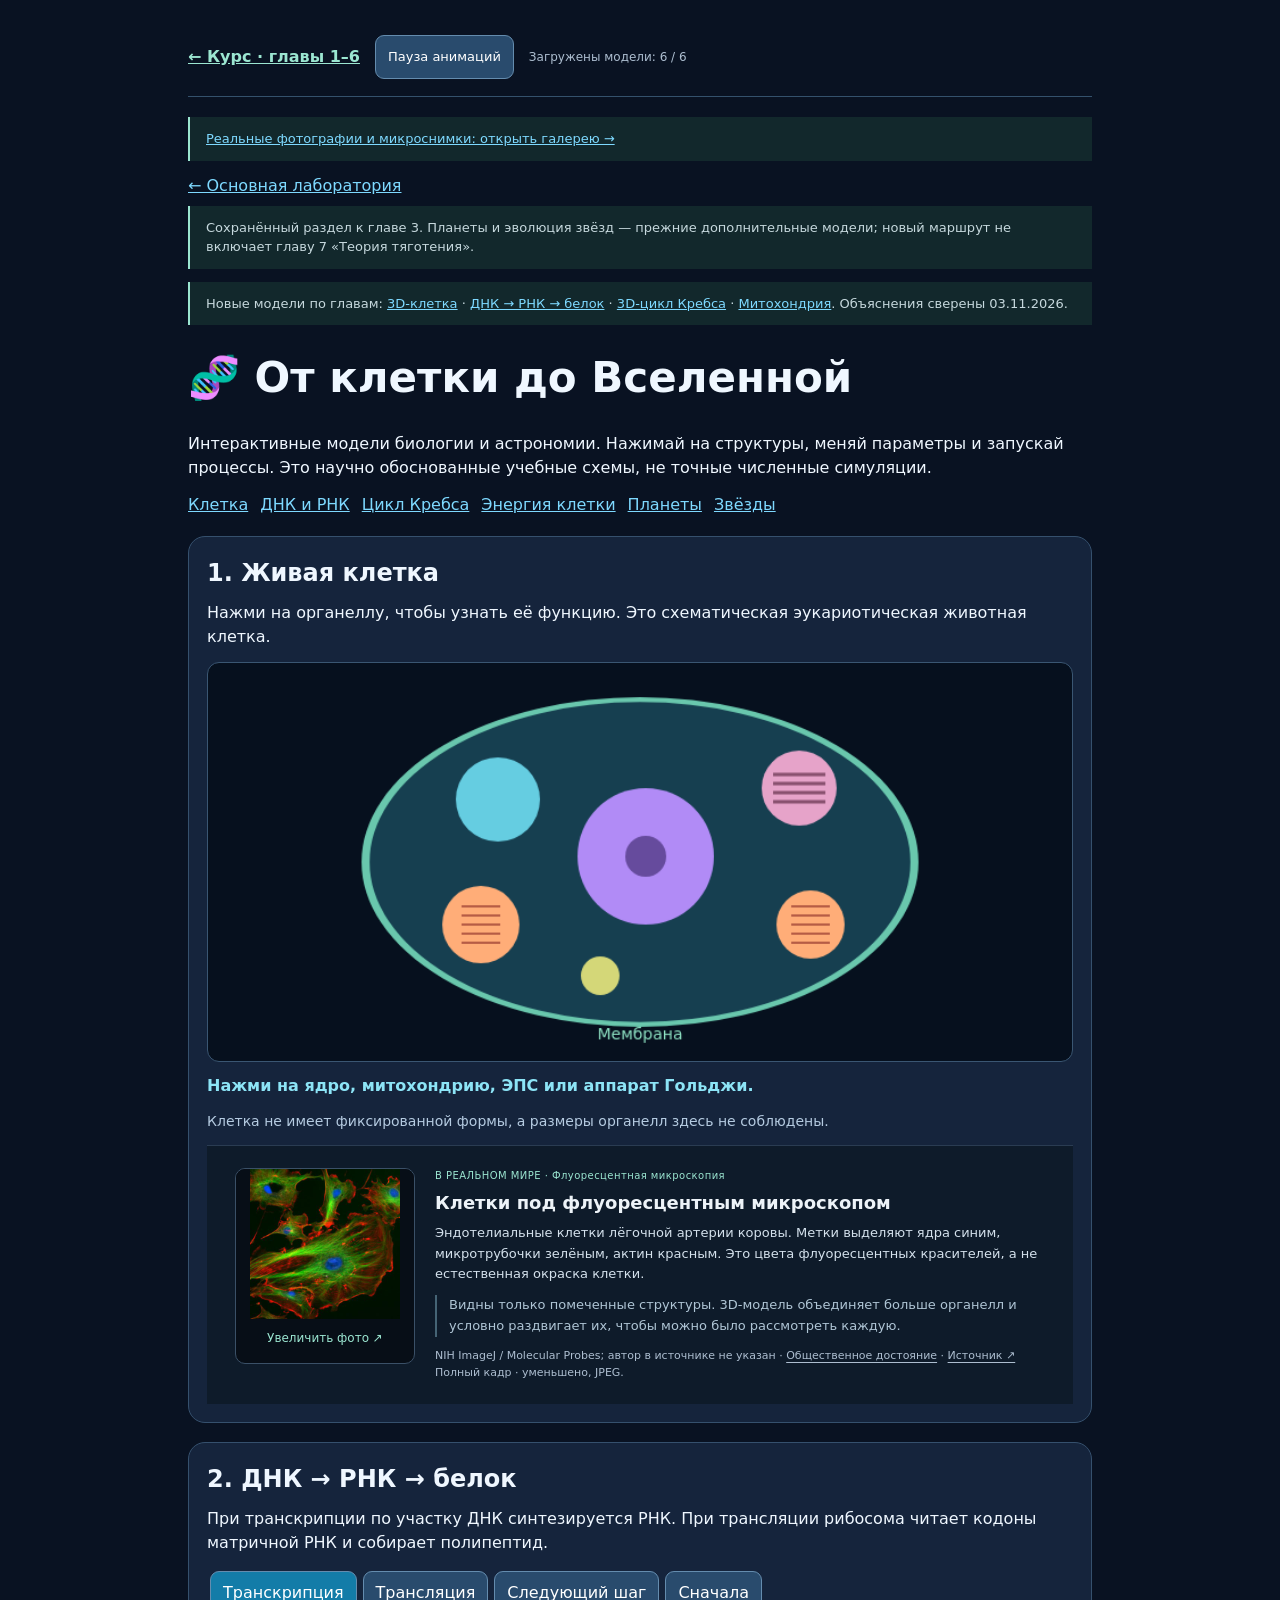
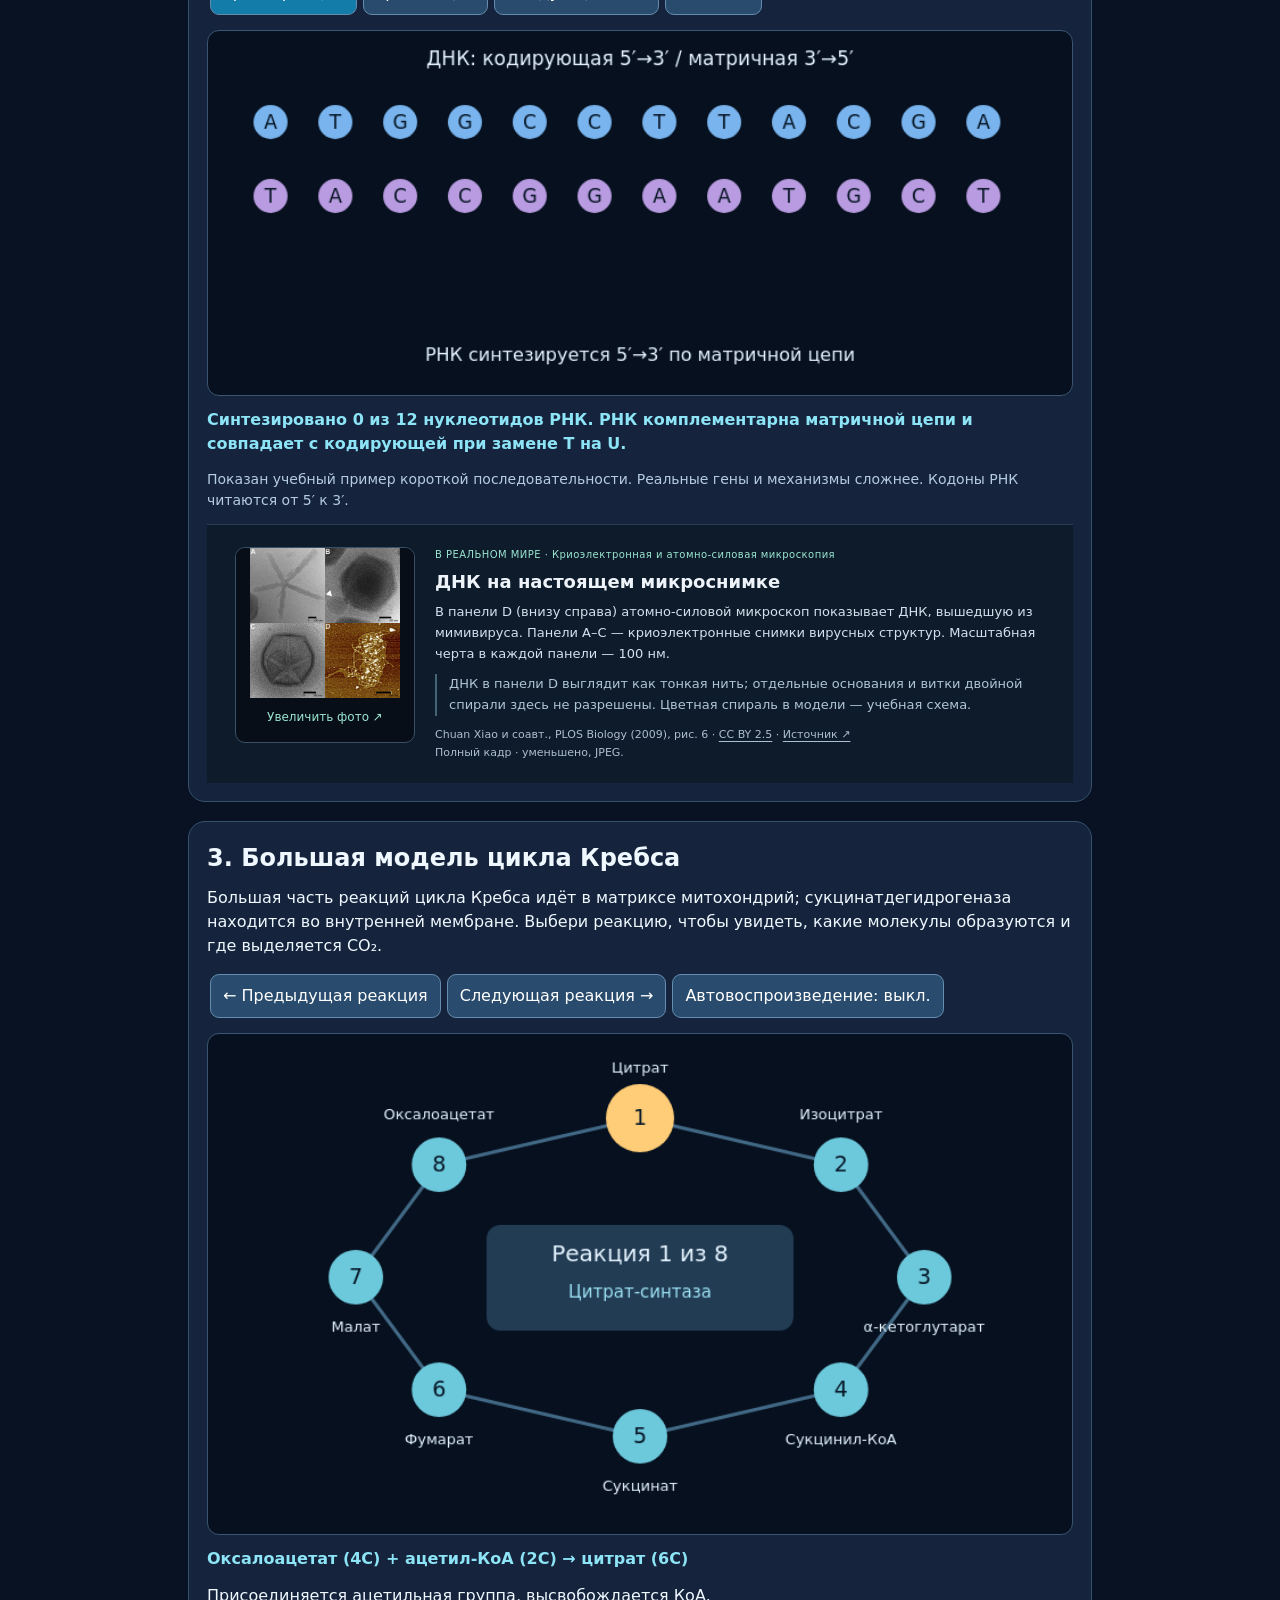
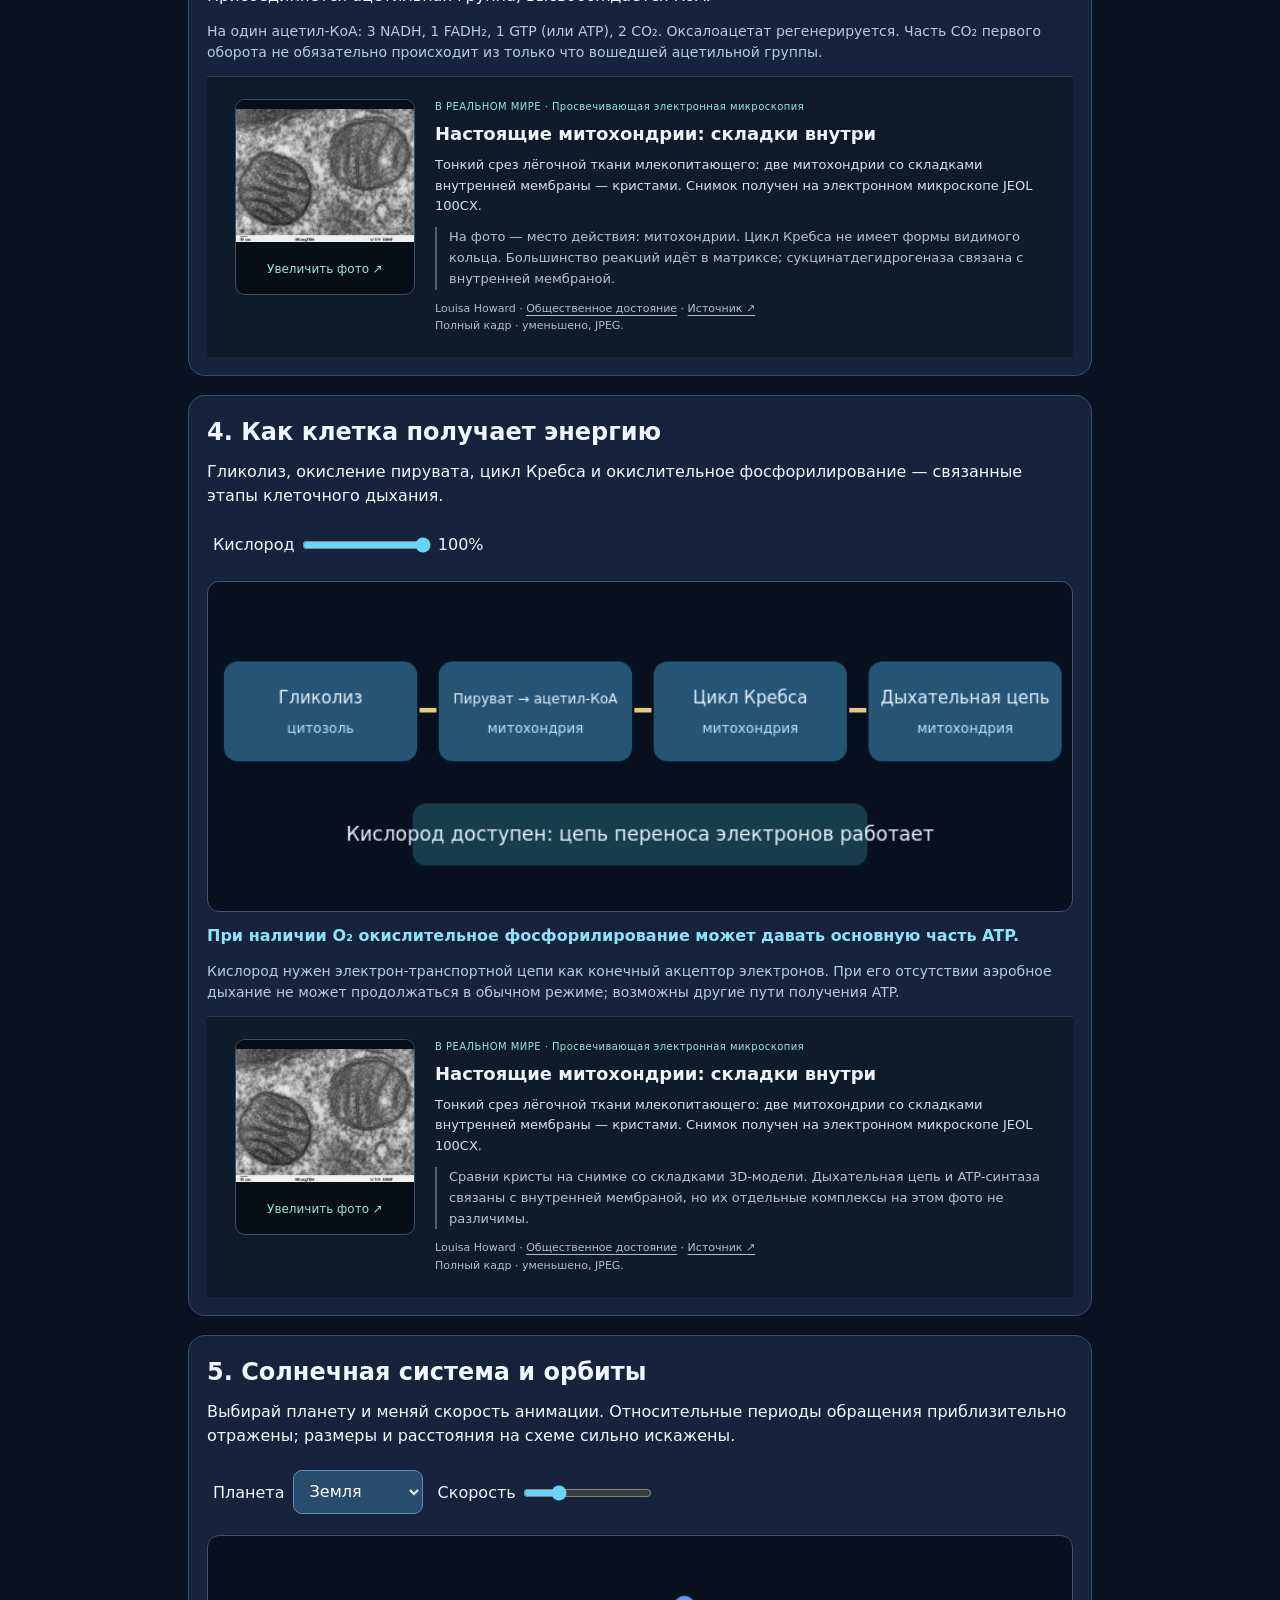
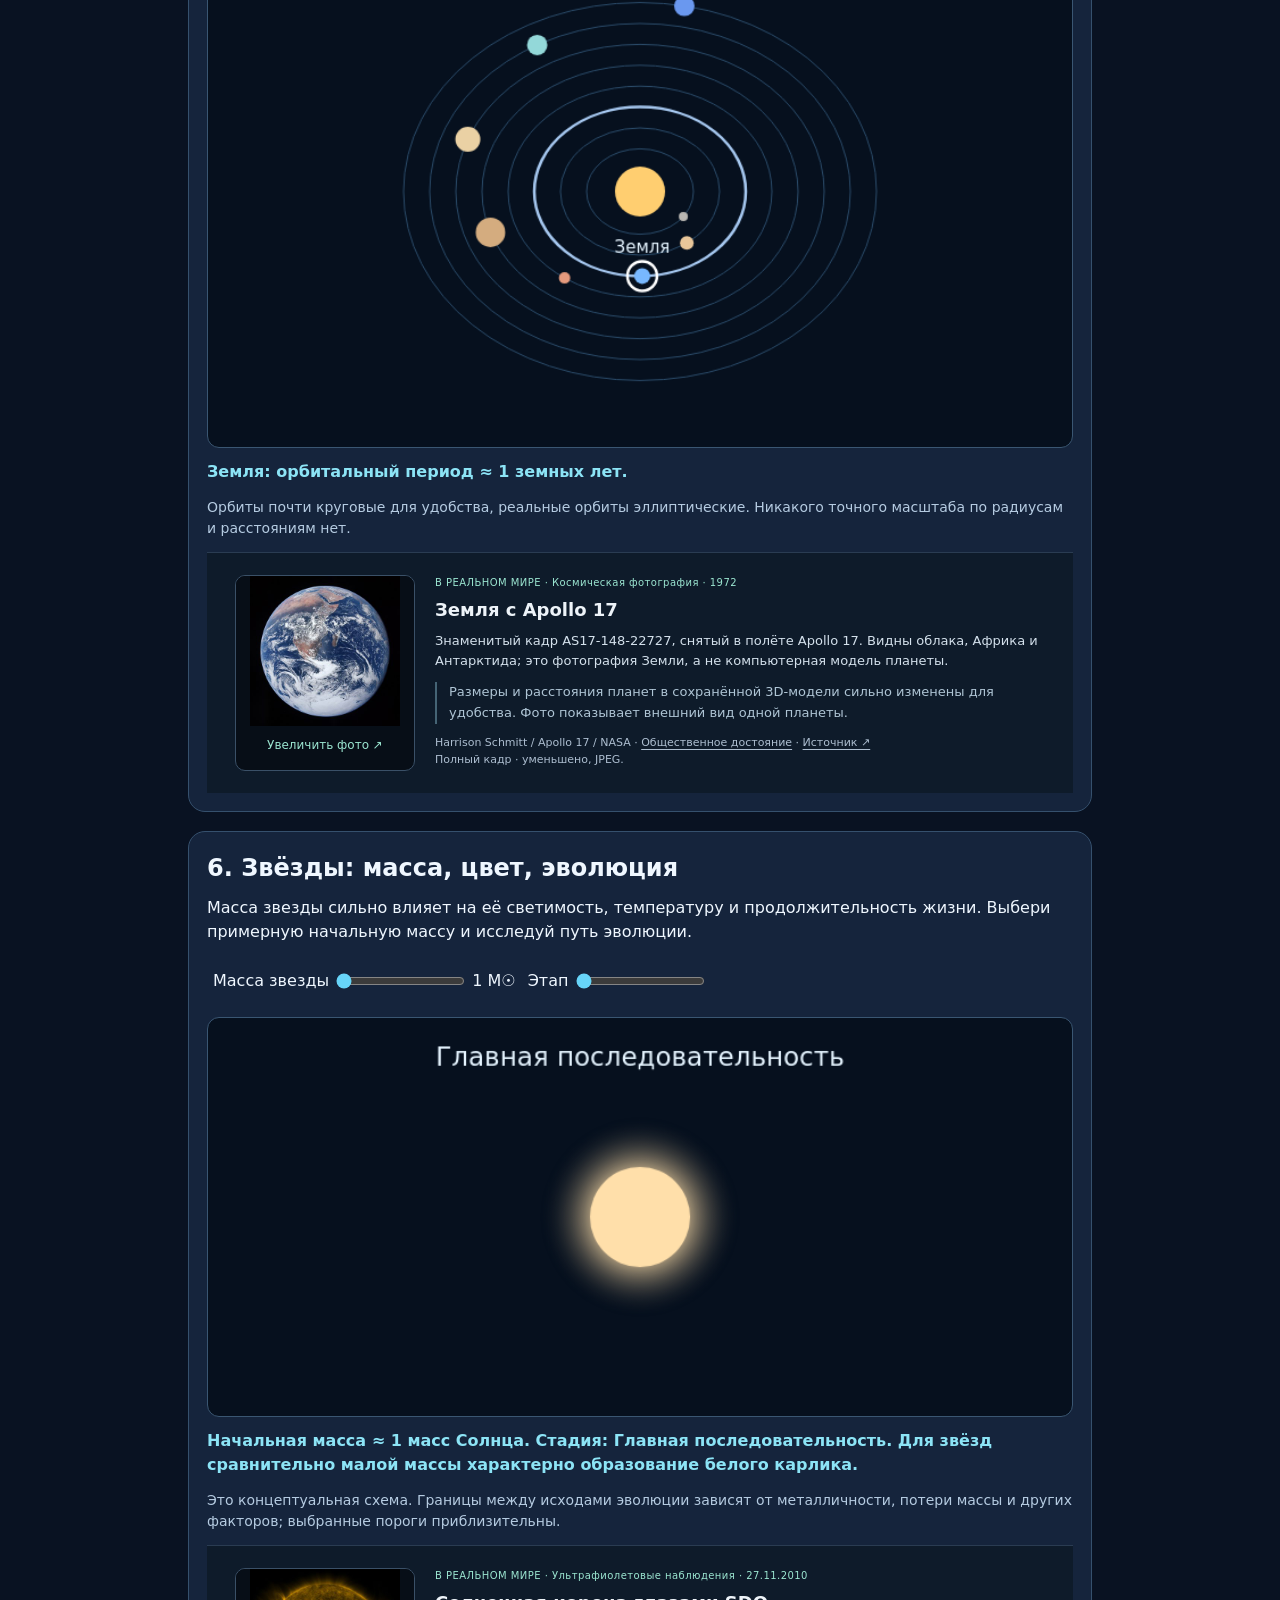
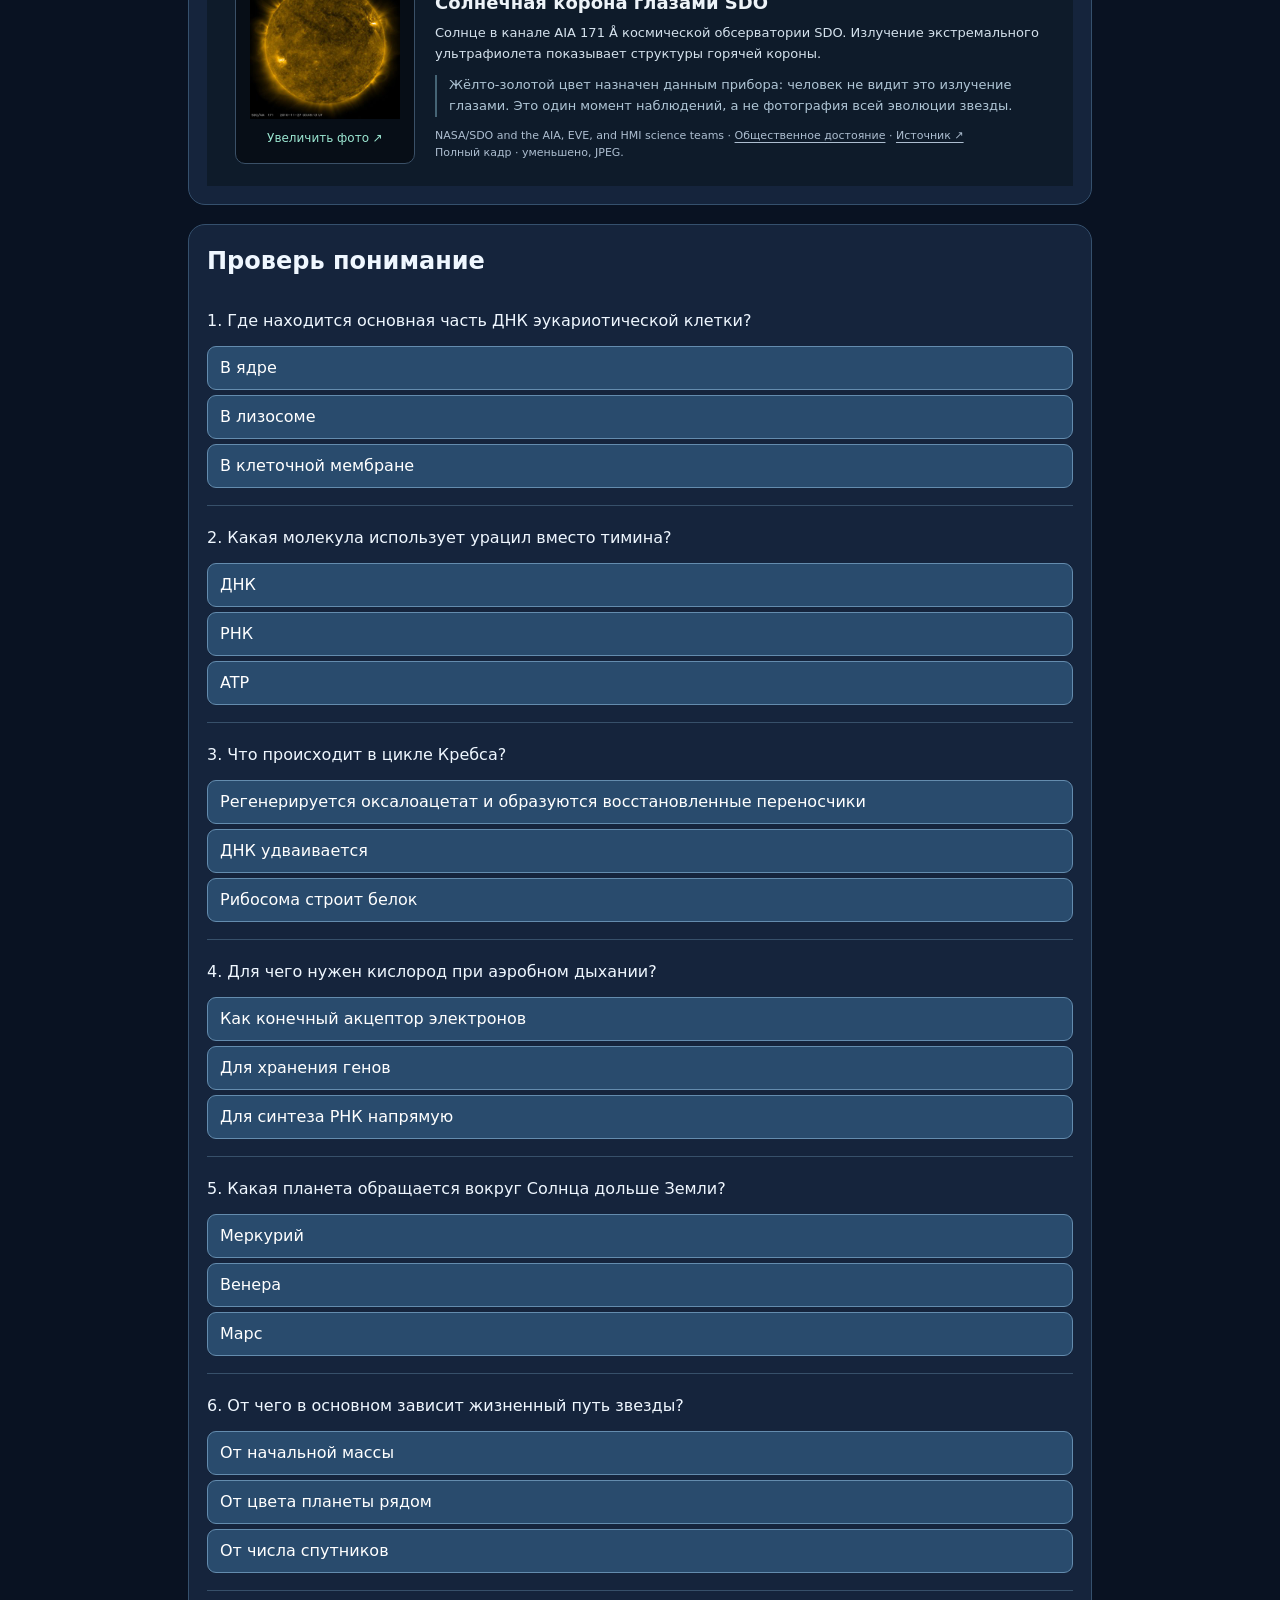
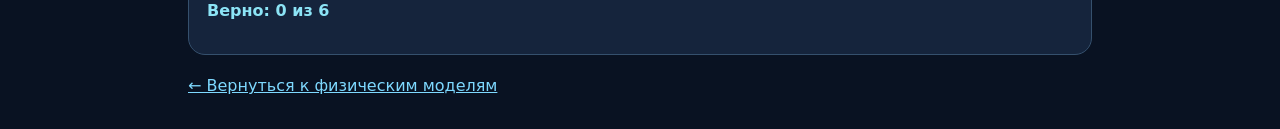
<file: life-universe.html>
<!doctype html><html lang="ru"><head><meta charset="utf-8"><meta name="viewport" content="width=device-width,initial-scale=1"><title>От клетки до Вселенной — Лаборатория Фейнмана</title><style>*{box-sizing:border-box}body{background:#091222;color:#eff7ff;font:16px/1.5 system-ui;margin:0}main{max-width:940px;margin:auto;padding:18px}h1{font-size:clamp(28px,5vw,42px);line-height:1.2}h2{margin:0 0 10px}article{background:#15243c;border:1px solid #35506d;border-radius:17px;padding:18px;margin:19px 0}button,select{background:#294b6d;border:1px solid #648cae;border-radius:9px;color:white;font:inherit;padding:9px 12px;margin:3px;cursor:pointer}button.active{background:#137ca8}input{accent-color:#67d5f9;max-width:100%;vertical-align:middle}canvas{display:block;width:100%;height:auto;background:#06101e;border-radius:12px;border:1px solid #3a5672;margin:12px 0}p{margin:8px 0 13px}.note{font-size:14px;color:#b5cbe1}.readout{font-weight:650;color:#8ce4f6}a{color:#7ed9ff}label{display:inline-block;margin:6px}nav{display:flex;flex-wrap:wrap;gap:12px}nav a{white-space:nowrap}#questions button{display:block;text-align:left;width:100%;margin:5px 0}.ok{color:#83edb4}.bad{color:#ffb4b4}</style><link rel="stylesheet" href="assets/legacy.css?v=20261103"><script src="assets/legacy.js?v=20261103"></script><link rel="stylesheet" href="assets/photos.css?v=20261103-photo1"><script src="assets/photo-data.js?v=20261103-photo1" defer></script><script src="assets/photos.js?v=20261103-photo1" defer></script></head><body><main><p class="legacy-note"><a href="photos.html">Реальные фотографии и микроснимки: открыть галерею →</a></p><a href="./index.html">← Основная лаборатория</a><p class="legacy-note">Сохранённый раздел к главе 3. Планеты и эволюция звёзд — прежние дополнительные модели; новый маршрут не включает главу 7 «Теория тяготения».</p><p class="legacy-note">Новые модели по главам: <a href="index.html#chapter-3-model-cell">3D-клетка</a> · <a href="index.html#chapter-3-model-dna">ДНК → РНК → белок</a> · <a href="index.html#chapter-3-model-krebs">3D-цикл Кребса</a> · <a href="index.html#chapter-3-model-respiration">Митохондрия</a>. Объяснения сверены 03.11.2026.</p><h1>🧬 От клетки до Вселенной</h1><p>Интерактивные модели биологии и астрономии. Нажимай на структуры, меняй параметры и запускай процессы. Это научно обоснованные учебные схемы, не точные численные симуляции.</p><nav><a href="#cell">Клетка</a><a href="#dna">ДНК и РНК</a><a href="#krebs">Цикл Кребса</a><a href="#resp">Энергия клетки</a><a href="#planets">Планеты</a><a href="#stars">Звёзды</a></nav>
<article id="cell"><h2>1. Живая клетка</h2><p>Нажми на органеллу, чтобы узнать её функцию. Это схематическая эукариотическая животная клетка.</p><canvas id="cellCanvas" width="760" height="350"></canvas><p class="readout" id="cellInfo">Нажми на ядро, митохондрию, ЭПС или аппарат Гольджи.</p><p class="note">Клетка не имеет фиксированной формы, а размеры органелл здесь не соблюдены.</p><div data-photo-model="cell"></div></article>
<article id="dna"><h2>2. ДНК → РНК → белок</h2><p>При транскрипции по участку ДНК синтезируется РНК. При трансляции рибосома читает кодоны матричной РНК и собирает полипептид.</p><div><button id="transcribe" class="active">Транскрипция</button><button id="translate">Трансляция</button><button id="dnaNext">Следующий шаг</button><button id="dnaReset">Сначала</button></div><canvas id="dnaCanvas" width="760" height="320"></canvas><p class="readout" id="dnaInfo"></p><p class="note">Показан учебный пример короткой последовательности. Реальные гены и механизмы сложнее. Кодоны РНК читаются от 5′ к 3′.</p><div data-photo-model="dna"></div></article>
<article id="krebs"><h2>3. Большая модель цикла Кребса</h2><p>Большая часть реакций цикла Кребса идёт в матриксе митохондрий; сукцинатдегидрогеназа находится во внутренней мембране. Выбери реакцию, чтобы увидеть, какие молекулы образуются и где выделяется CO₂.</p><button id="krebsPrev">← Предыдущая реакция</button><button id="krebsNext">Следующая реакция →</button><button id="krebsAuto">Автовоспроизведение: выкл.</button><canvas id="krebsCanvas" width="760" height="440"></canvas><p class="readout" id="krebsInfo"></p><p id="krebsDetails"></p><p class="note">На один ацетил-КоА: 3 NADH, 1 FADH₂, 1 GTP (или ATP), 2 CO₂. Оксалоацетат регенерируется. Часть CO₂ первого оборота не обязательно происходит из только что вошедшей ацетильной группы.</p><div data-photo-model="krebs"></div></article>
<article id="resp"><h2>4. Как клетка получает энергию</h2><p>Гликолиз, окисление пирувата, цикл Кребса и окислительное фосфорилирование — связанные этапы клеточного дыхания.</p><div><label>Кислород <input id="oxygen" type="range" min="0" max="100" value="100"> <span id="oxyValue">100%</span></label></div><canvas id="respCanvas" width="760" height="290"></canvas><p class="readout" id="respInfo"></p><p class="note">Кислород нужен электрон-транспортной цепи как конечный акцептор электронов. При его отсутствии аэробное дыхание не может продолжаться в обычном режиме; возможны другие пути получения ATP.</p><div data-photo-model="respiration"></div></article>
<article id="planets"><h2>5. Солнечная система и орбиты</h2><p>Выбирай планету и меняй скорость анимации. Относительные периоды обращения приблизительно отражены; размеры и расстояния на схеме сильно искажены.</p><label>Планета <select id="planetSelect"><option value="0">Меркурий</option><option value="1">Венера</option><option value="2" selected>Земля</option><option value="3">Марс</option><option value="4">Юпитер</option><option value="5">Сатурн</option><option value="6">Уран</option><option value="7">Нептун</option></select></label><label>Скорость <input id="orbitSpeed" type="range" min="0" max="100" value="25"></label><canvas id="solarCanvas" width="760" height="450"></canvas><p class="readout" id="planetInfo"></p><p class="note">Орбиты почти круговые для удобства, реальные орбиты эллиптические. Никакого точного масштаба по радиусам и расстояниям нет.</p><div data-photo-single="earth"></div></article>
<article id="stars"><h2>6. Звёзды: масса, цвет, эволюция</h2><p>Масса звезды сильно влияет на её светимость, температуру и продолжительность жизни. Выбери примерную начальную массу и исследуй путь эволюции.</p><label>Масса звезды <input id="starMass" type="range" min="1" max="30" value="1"> <span id="starMassText">1 M☉</span></label><label>Этап <input id="starStage" type="range" min="0" max="3" step="1" value="0"></label><canvas id="starCanvas" width="760" height="350"></canvas><p class="readout" id="starInfo"></p><p class="note">Это концептуальная схема. Границы между исходами эволюции зависят от металличности, потери массы и других факторов; выбранные пороги приблизительны.</p><div data-photo-single="sun"></div></article>
<article><h2>Проверь понимание</h2><div id="questions"></div><p id="score" class="readout"></p></article><p><a href="./index.html">← Вернуться к физическим моделям</a></p></main>
<script>
'use strict';
const $=id=>document.getElementById(id),C=id=>$(id).getContext('2d');
function dot(c,x,y,r,color){c.fillStyle=color;c.beginPath();c.arc(x,y,r,0,Math.PI*2);c.fill()}
function stroke(c,x,y,X,Y,color='#678ba8',w=2){c.strokeStyle=color;c.lineWidth=w;c.beginPath();c.moveTo(x,y);c.lineTo(X,Y);c.stroke()}
function txt(c,s,x,y,size=16,color='#e5f4ff'){c.font=size+'px system-ui';c.fillStyle=color;c.textAlign='center';c.fillText(s,x,y)}
function rounded(c,x,y,w,h,color,r=12){c.fillStyle=color;c.beginPath();c.roundRect(x,y,w,h,r);c.fill()}
function clear(id){let c=C(id),el=$(id);c.clearRect(0,0,el.width,el.height);return c}
let clock=0,cellParts=[{x:385,y:170,r:60,name:'Ядро',desc:'Хранит основную часть генетической информации; здесь происходит транскрипция.',color:'#b18bf6'},{x:240,y:230,r:34,name:'Митохондрия',desc:'Участвует в аэробном клеточном дыхании и синтезе ATP.',color:'#ffad78'},{x:530,y:230,r:30,name:'Митохондрия',desc:'Митохондрии производят большую часть ATP при аэробном дыхании.',color:'#ffad78'},{x:255,y:120,r:37,name:'Эндоплазматическая сеть',desc:'Шероховатая ЭПС связана с синтезом и обработкой белков; гладкая — с липидами и другими процессами.',color:'#65cde1'},{x:520,y:110,r:33,name:'Аппарат Гольджи',desc:'Модифицирует, сортирует и упаковывает белки и липиды.',color:'#e6a3c9'},{x:345,y:275,r:17,name:'Лизосома',desc:'Содержит ферменты, участвующие в расщеплении веществ и переработке клеточных компонентов.',color:'#d4d778'}];
function drawCell(){let c=clear('cellCanvas');c.save();c.translate(380,175);c.scale(1.42,.84);dot(c,0,0,170,'#163f50');c.strokeStyle='#69c7ad';c.lineWidth=5;c.beginPath();c.arc(0,0,170,0,7);c.stroke();c.restore();for(let p of cellParts){dot(c,p.x,p.y,p.r,p.color);if(p.name==='Ядро')dot(c,p.x,p.y,18,'#664b9d');if(p.name==='Митохондрия'){for(let j=-2;j<=2;j++)stroke(c,p.x-17,p.y+j*8,p.x+17,p.y+j*8,'#b65c45',2)}if(p.name==='Аппарат Гольджи')for(let j=0;j<4;j++)stroke(c,p.x-23,p.y-12+j*8,p.x+23,p.y-12+j*8,'#88506e',3)}txt(c,'Мембрана',380,331,14,'#90e5c6')}
$('cellCanvas').addEventListener('click',e=>{let b=e.currentTarget.getBoundingClientRect(),x=(e.clientX-b.left)*760/b.width,y=(e.clientY-b.top)*350/b.height;let p=[...cellParts].reverse().find(p=>Math.hypot(x-p.x,y-p.y)<p.r+10);$('cellInfo').textContent=p?p.name+': '+p.desc:'Клеточная мембрана отделяет клетку от среды и регулирует обмен веществ.'});
const dna='ATGGCCTTACGA',rna='AUGGCCUUACGA',aa=['Метионин','Аланин','Лейцин','Аргинин'];let dnaMode='transcribe',dnaStep=0;
$('transcribe').onclick=()=>{dnaMode='transcribe';dnaStep=0};$('translate').onclick=()=>{dnaMode='translate';dnaStep=0};$('dnaNext').onclick=()=>dnaStep=Math.min(dnaMode==='transcribe'?dna.length:4,dnaStep+1);$('dnaReset').onclick=()=>dnaStep=0;
function drawDNA(){let c=clear('dnaCanvas');if(dnaMode==='transcribe'){const template='TACCGGAATGCT';txt(c,'ДНК: кодирующая 5′→3′ / матричная 3′→5′',380,30,17);for(let i=0;i<dna.length;i++){let x=55+i*57;dot(c,x,80,15,'#79b4ee');txt(c,dna[i],x,86,17,'#071625');dot(c,x,145,15,'#b89be0');txt(c,template[i],x,151,17,'#071625');if(i<dnaStep){stroke(c,x,163,x,205,'#6f829e');dot(c,x,230,16,'#f3b779');txt(c,rna[i],x,236,17,'#19202b')}}txt(c,'РНК синтезируется 5′→3′ по матричной цепи',380,290,16);$('dnaInfo').textContent='Синтезировано '+dnaStep+' из '+dna.length+' нуклеотидов РНК. РНК комплементарна матричной цепи и совпадает с кодирующей при замене T на U.';}else{txt(c,'мРНК: 5′ — '+rna+' — 3′',380,40,20);for(let i=0;i<4;i++){let x=110+i*180;rounded(c,x-64,76,128,55,i===dnaStep?'#277e8e':'#274663');txt(c,rna.slice(i*3,i*3+3),x,111,22);if(i<dnaStep){dot(c,x,200,26,'#89d7b0');txt(c,aa[i].slice(0,3),x,205,14,'#102c2a');if(i>0)stroke(c,x-154,200,x-26,200,'#a3e6c7',3)}}$('dnaInfo').textContent='Рибосома прочитала '+dnaStep+' из 4 кодонов; собрано '+dnaStep+' аминокислот. Пример последовательности не содержит стоп-кодона.'}}
const steps=[
['Цитрат-синтаза','Оксалоацетат (4C) + ацетил-КоА (2C) → цитрат (6C)','Присоединяется ацетильная группа, высвобождается КоА.'],
['Аконитаза','Цитрат (6C) ↔ изоцитрат (6C)','Перестройка молекулы через промежуточный цис-аконитат.'],
['Изоцитратдегидрогеназа','Изоцитрат (6C) → α-кетоглутарат (5C)','Выделяется CO₂ и образуется NADH.'],
['Комплекс α-кетоглутаратдегидрогеназы','α-Кетоглутарат (5C) → сукцинил-КоА (4C)','Выделяется CO₂ и образуется NADH.'],
['Сукцинил-КоА-синтетаза','Сукцинил-КоА (4C) → сукцинат (4C)','Субстратное фосфорилирование: GTP или ATP.'],
['Сукцинатдегидрогеназа','Сукцинат (4C) → фумарат (4C)','Связанный FAD принимает электроны; сукцинатдегидрогеназа — это комплекс II дыхательной цепи.'],
['Фумараза','Фумарат (4C) → малат (4C)','К двойной связи присоединяется вода.'],
['Малатдегидрогеназа','Малат (4C) → оксалоацетат (4C)','Образуется NADH, оксалоацетат регенерируется.']];
let krebsStep=0,auto=false,lastAdvance=0;$('krebsPrev').onclick=()=>krebsStep=(krebsStep+7)%8;$('krebsNext').onclick=()=>krebsStep=(krebsStep+1)%8;$('krebsAuto').onclick=()=>{auto=!auto;$('krebsAuto').textContent='Автовоспроизведение: '+(auto?'вкл.':'выкл.')};
function drawKrebs(){let c=clear('krebsCanvas');let cx=380,cy=214,rx=250,ry=140;for(let i=0;i<8;i++){let a=i*Math.PI/4-Math.PI/2,b=(i+1)*Math.PI/4-Math.PI/2;stroke(c,cx+rx*Math.cos(a),cy+ry*Math.sin(a),cx+rx*Math.cos(b),cy+ry*Math.sin(b),'#426986',3)}let names=['Цитрат','Изоцитрат','α-кетоглутарат','Сукцинил-КоА','Сукцинат','Фумарат','Малат','Оксалоацетат'];for(let i=0;i<8;i++){let a=i*Math.PI/4-Math.PI/2,x=cx+rx*Math.cos(a),y=cy+ry*Math.sin(a);dot(c,x,y,i===krebsStep?30:24,i===krebsStep?'#ffcd77':'#6cc8db');txt(c,''+(i+1),x,y+6,19,'#081929');txt(c,names[i],x,y+(y<cy?-40:48),13)}rounded(c,245,168,270,93,'#223c54');txt(c,'Реакция '+(krebsStep+1)+' из 8',380,200,20);txt(c,steps[krebsStep][0],380,232,15,'#9de3f5');$('krebsInfo').textContent=steps[krebsStep][1];$('krebsDetails').textContent=steps[krebsStep][2]}
function drawResp(){let c=clear('respCanvas'),o=+$('oxygen').value;$('oxyValue').textContent=o+'%';let names=['Гликолиз','Пируват → ацетил-КоА','Цикл Кребса','Дыхательная цепь'];names.forEach((s,i)=>{let x=14+i*189;rounded(c,x,70,170,88,i===3&&o<15?'#5c4146':'#255475');txt(c,s,x+85,107, i===1?12:15);txt(c,i===0?'цитозоль':'митохондрия',x+85,133,12,'#bde8fb');if(i<3){stroke(c,x+172,113,x+187,113,'#e9c879',4)}});rounded(c,180,195,400,55,'#183c4b');txt(c,o>20?'Кислород доступен: цепь переноса электронов работает':'Мало O₂: аэробный путь ограничен',380,228,17);$('respInfo').textContent=o>20?'При наличии O₂ окислительное фосфорилирование может давать основную часть ATP.':'Без достаточного O₂ NADH не окисляется обычным аэробным путём, цикл Кребса замедляется.'}
const planets=[['Меркурий',.24,'#b9b7b3',4],['Венера',.62,'#e8c69a',6],['Земля',1,'#78b8ff',7],['Марс',1.88,'#e59a7d',5],['Юпитер',11.86,'#d4ac7f',13],['Сатурн',29.46,'#ead1a4',11],['Уран',84.02,'#93d8d9',9],['Нептун',164.8,'#6a98ef',9]];let angles=planets.map((_,i)=>i*.7);
function drawSolar(){let c=clear('solarCanvas'),cx=380,cy=225,sel=+$('planetSelect').value,speed=+$('orbitSpeed').value;dot(c,cx,cy,22,'#ffce70');for(let i=0;i<8;i++){let r=47+i*23;c.beginPath();c.ellipse(cx,cy,r,r*.8,0,0,Math.PI*2);c.strokeStyle=i===sel?'#a6c8f0':'#2b4b69';c.lineWidth=i===sel?2.5:1;c.stroke();angles[i]+=speed*.0006/planets[i][1]*legacyStep;let x=cx+r*Math.cos(angles[i]),y=cy+r*.8*Math.sin(angles[i]);dot(c,x,y,planets[i][3],planets[i][2]);if(i===sel){c.beginPath();c.arc(x,y,planets[i][3]+6,0,7);c.strokeStyle='#fff';c.stroke();txt(c,planets[i][0],x,y-20,15)}}$('planetInfo').textContent=planets[sel][0]+': орбитальный период ≈ '+planets[sel][1]+' земных лет.'}
function drawStar(){let c=clear('starCanvas'),m=+$('starMass').value,stage=+$('starStage').value,heavy=m>=8;$('starMassText').textContent=m+' M☉';let phases=heavy?['Главная последовательность','Красный сверхгигант','Коллапс ядра / сверхновая','Нейтронная звезда или чёрная дыра']:['Главная последовательность','Красный гигант','Сброс оболочки','Белый карлик'];let colors=heavy?['#b7d5ff','#ff9477','#ffe5a0','#a1d6ff']:['#ffdfaa','#ff8b73','#9ac4db','#d7eaff'];let radius=stage===1?92:stage===2?(heavy?115:63):stage===3?(heavy?18:16):(heavy?51:44);let glow=c.createRadialGradient(380,175,0,380,175,radius*2);glow.addColorStop(0,colors[stage]);glow.addColorStop(.5,colors[stage]+'99');glow.addColorStop(1,'#06101e00');c.fillStyle=glow;c.fillRect(120,0,520,350);dot(c,380,175,radius,colors[stage]);if(heavy&&stage===3){dot(c,380,175,8,'#081321');txt(c,'Компактный остаток',380,320,16)}if(stage===2&&heavy){for(let i=0;i<36;i++){let a=i*Math.PI/18;dot(c,380+Math.cos(a)*150,175+Math.sin(a)*125,4,'#ffbc87')}}txt(c,phases[stage],380,42,23);$('starInfo').textContent='Начальная масса ≈ '+m+' масс Солнца. Стадия: '+phases[stage]+'. '+(heavy?'Для массивных звёзд возможен коллапс ядра.':'Для звёзд сравнительно малой массы характерно образование белого карлика.')}
const questions=[['Где находится основная часть ДНК эукариотической клетки?',['В ядре','В лизосоме','В клеточной мембране'],0,'Основная часть ядерного генома находится в ядре; митохондрии также имеют собственную ДНК.'],['Какая молекула использует урацил вместо тимина?',['ДНК','РНК','ATP'],1,'В РНК урацил (U) обычно заменяет тимин (T).'],['Что происходит в цикле Кребса?',['Регенерируется оксалоацетат и образуются восстановленные переносчики','ДНК удваивается','Рибосома строит белок'],0,'Цикл окисляет ацетильные группы и восстанавливает NAD⁺ и FAD.'],['Для чего нужен кислород при аэробном дыхании?',['Как конечный акцептор электронов','Для хранения генов','Для синтеза РНК напрямую'],0,'Кислород принимает электроны в конце дыхательной цепи.'],['Какая планета обращается вокруг Солнца дольше Земли?',['Меркурий','Венера','Марс'],2,'Марс делает оборот примерно за 1,88 земного года.'],['От чего в основном зависит жизненный путь звезды?',['От начальной массы','От цвета планеты рядом','От числа спутников'],0,'Начальная масса — главный фактор, хотя состав и другие условия тоже важны.']];let ans={};function quiz(){let root=$('questions');root.innerHTML='';questions.forEach((q,i)=>{let box=document.createElement('div');box.style.padding='12px 0';box.style.borderBottom='1px solid #37506a';let p=document.createElement('p');p.textContent=(i+1)+'. '+q[0];box.append(p);q[1].forEach((a,j)=>{let b=document.createElement('button');b.textContent=a;if(ans[i]===j)b.classList.add('active');b.onclick=()=>{ans[i]=j;quiz()};box.append(b)});if(ans[i]!==undefined){let msg=document.createElement('p');msg.className=ans[i]===q[2]?'ok':'bad';msg.textContent=(ans[i]===q[2]?'✓ ':'✗ ')+q[3];box.append(msg)}root.append(box)});$('score').textContent='Верно: '+questions.filter((q,i)=>ans[i]===q[2]).length+' из '+questions.length}quiz();
let legacyStep=0,modelTime=0;LegacyLab.start([['cellCanvas',drawCell],['dnaCanvas',drawDNA],['krebsCanvas',drawKrebs],['respCanvas',drawResp],['solarCanvas',drawSolar],['starCanvas',drawStar]],(ts,dt)=>{legacyStep=dt*60;clock+=legacyStep;modelTime+=dt*1000;if(auto&&modelTime-lastAdvance>2200){krebsStep=(krebsStep+1)%8;lastAdvance=modelTime;}});
</script></body></html>
</file>
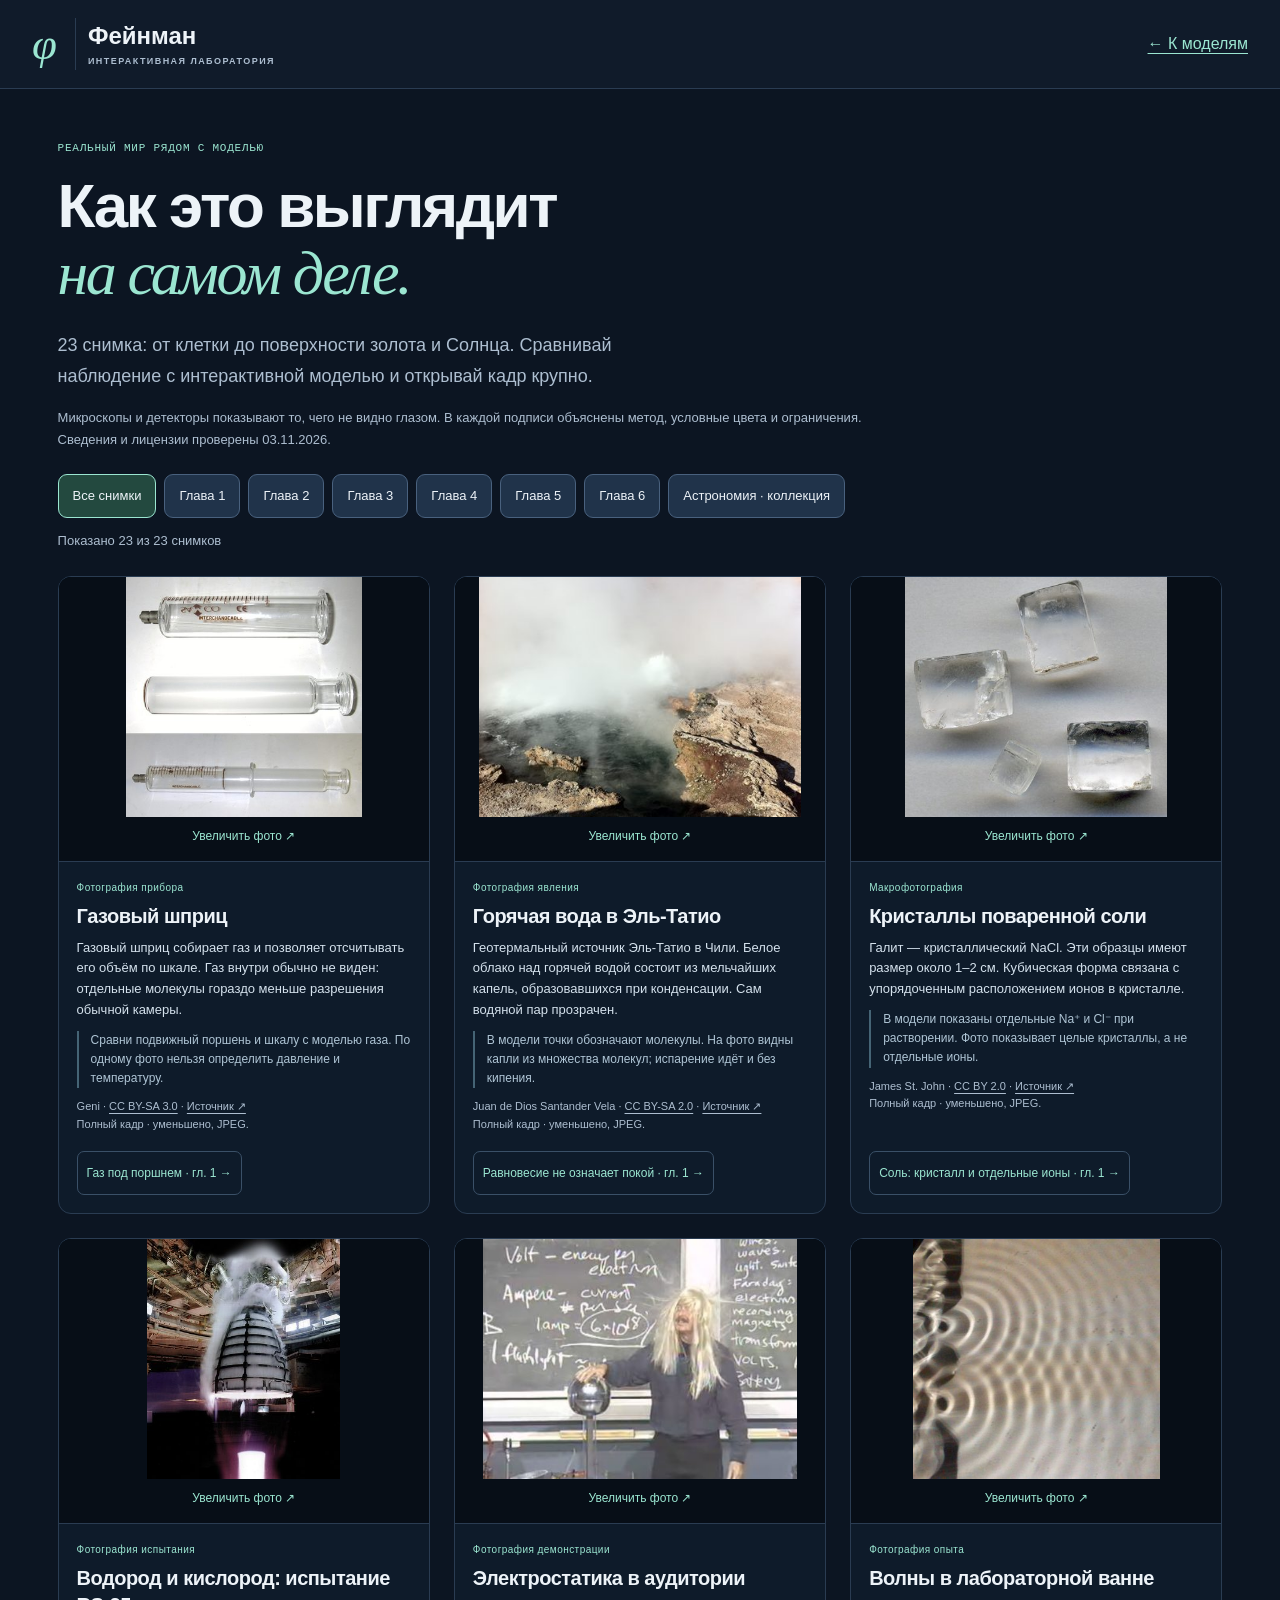
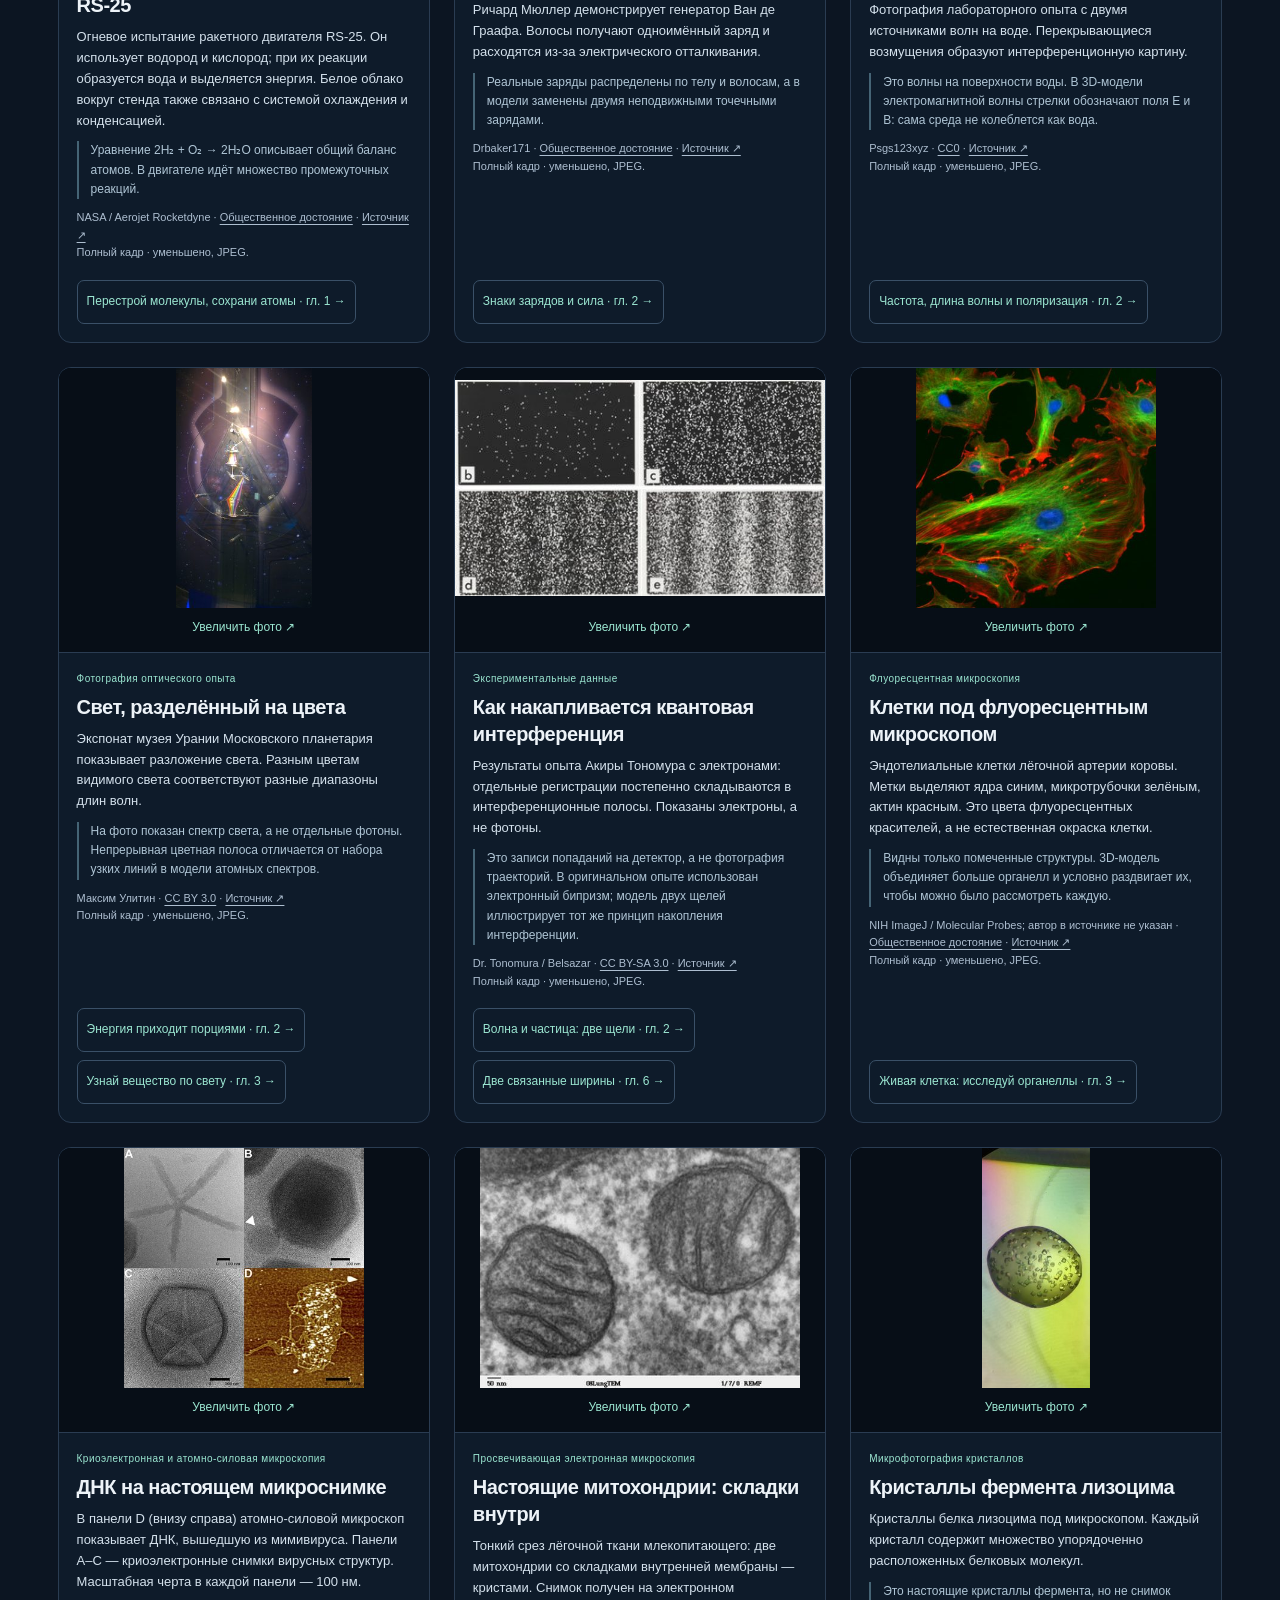
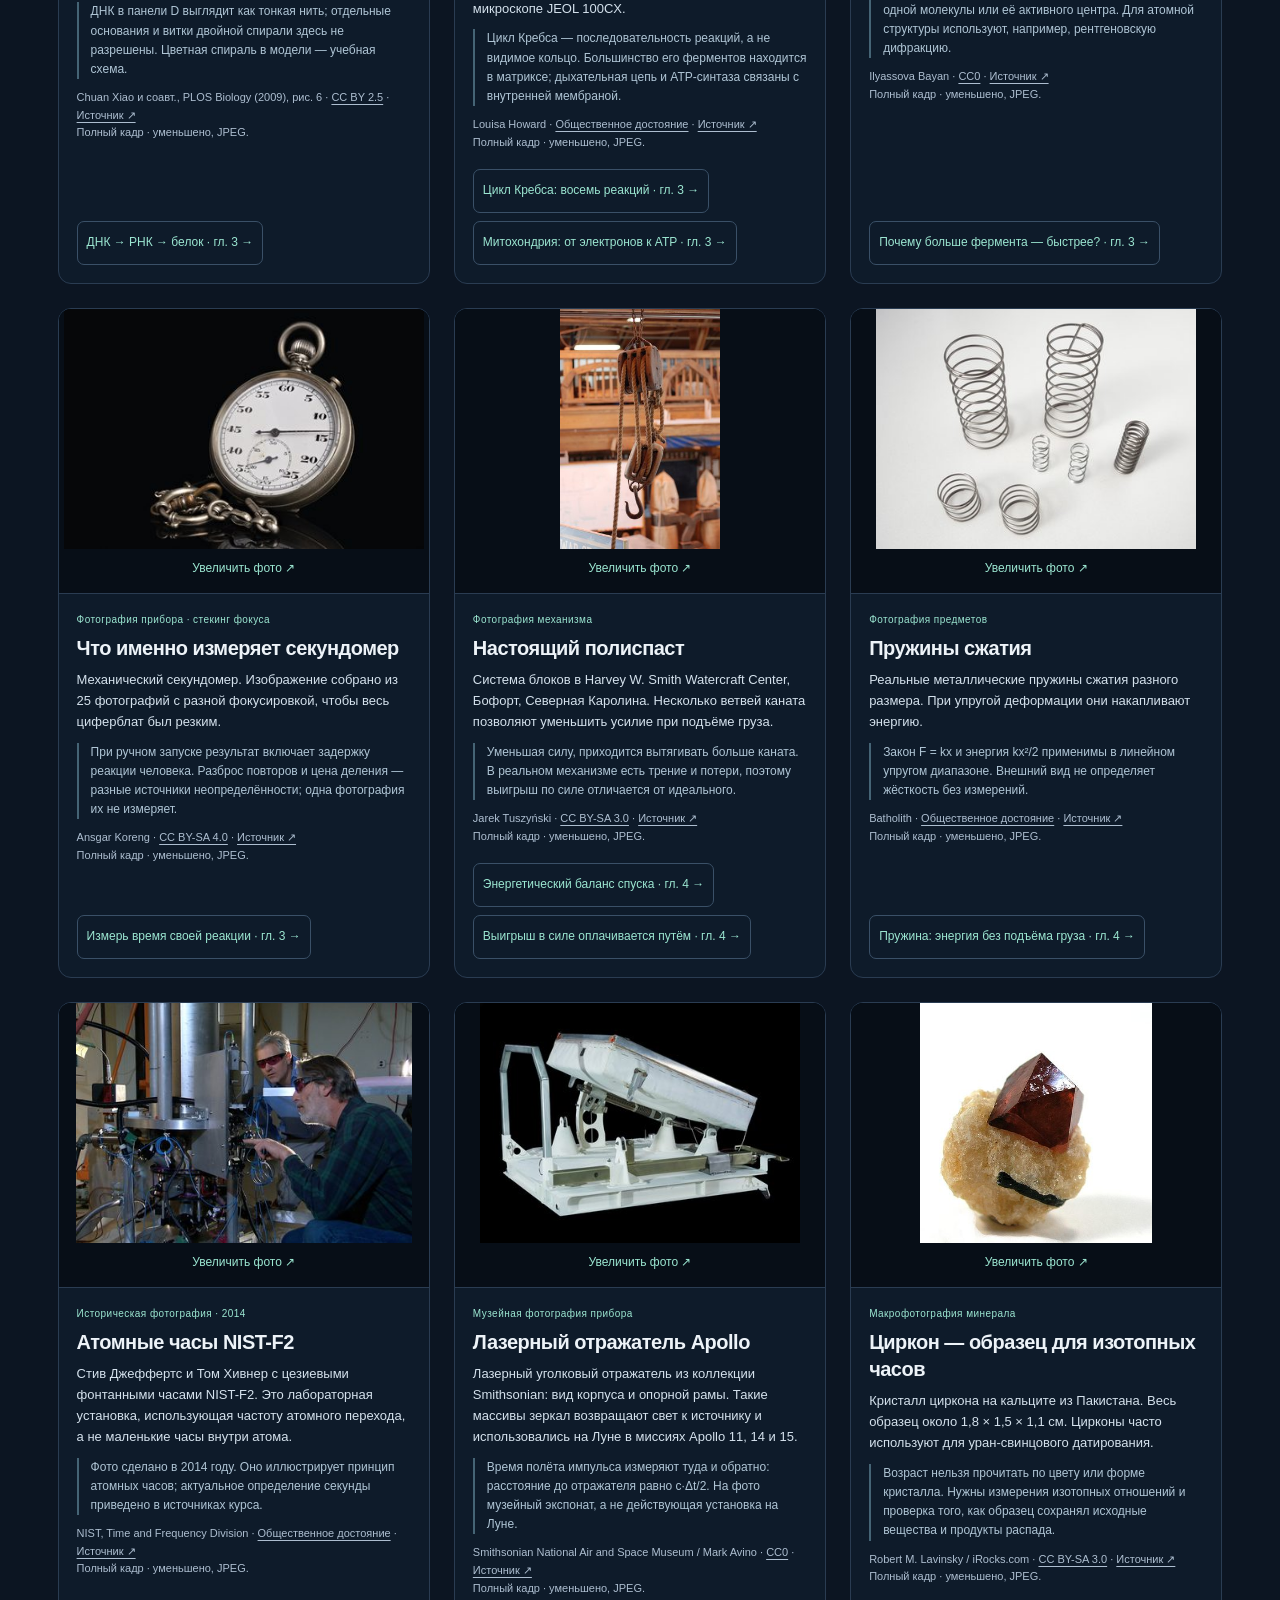
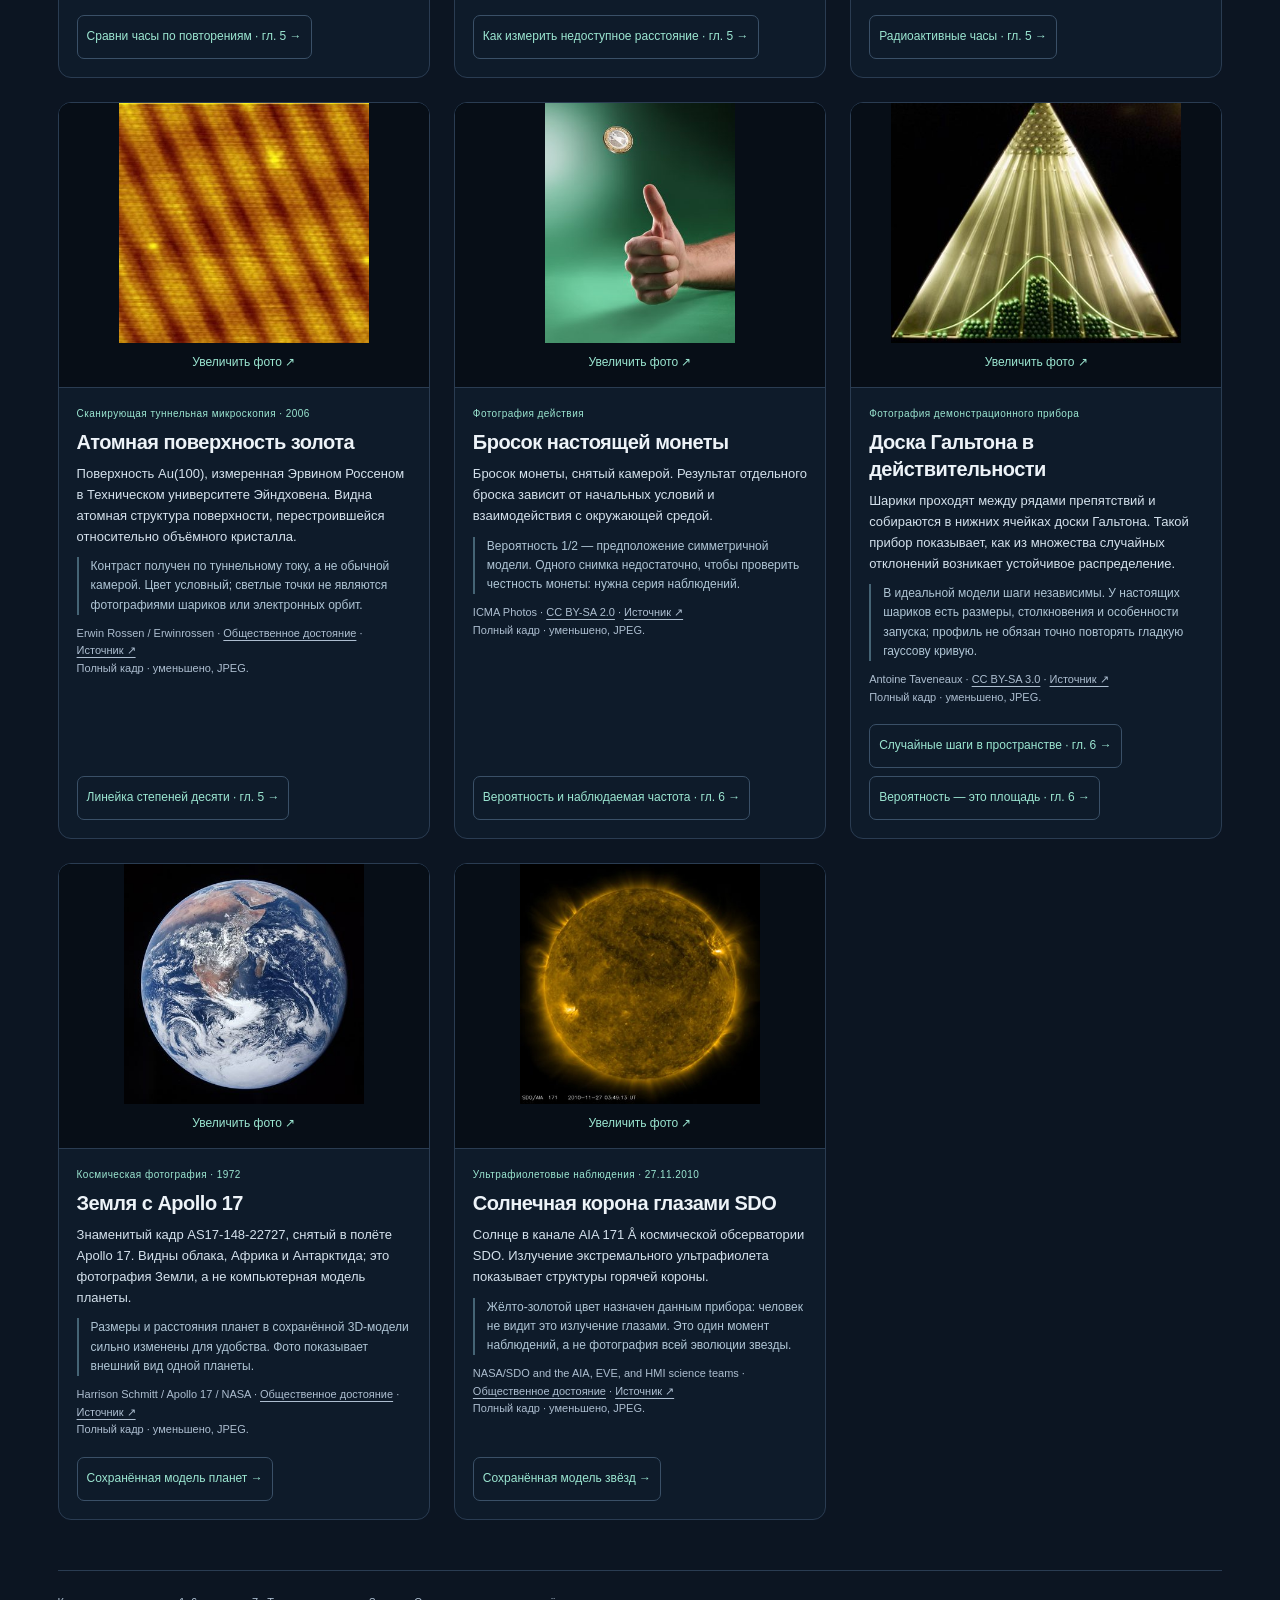
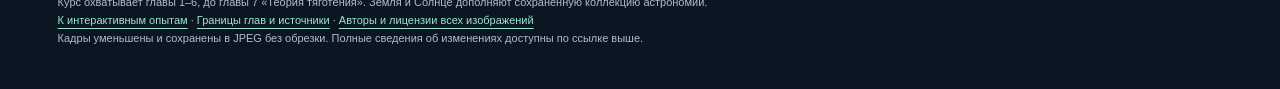
<file: photos.html>
<!doctype html>
<html lang="ru"><head><meta charset="utf-8"><meta name="viewport" content="width=device-width,initial-scale=1,viewport-fit=cover"><meta name="theme-color" content="#101b2a"><meta name="description" content="Реальные фотографии и микроснимки рядом с моделями: клетка, ДНК, атомы, волны, приборы и астрономия. Источники и лицензии каждого снимка."><title>Как это выглядит на самом деле · Лаборатория Фейнмана</title><link rel="stylesheet" href="assets/course.css?v=20261103-photo1"><link rel="stylesheet" href="assets/photos.css?v=20261103-photo1"><script src="assets/photo-data.js?v=20261103-photo1" defer></script><script src="assets/photos.js?v=20261103-photo1" defer></script></head><body>
<a class="skip" href="#main">К фотографиям</a><header class="topbar"><a class="brand" href="index.html"><span class="brand-symbol">φ</span><span>Фейнман<span class="brand-small">ИНТЕРАКТИВНАЯ ЛАБОРАТОРИЯ</span></span></a><a href="index.html">← К моделям</a></header>
<main id="main" class="photo-gallery-main"><header class="gallery-intro"><span class="badge">Реальный мир рядом с моделью</span><h1>Как это выглядит<br><em>на самом деле.</em></h1><p class="lede">23 снимка: от клетки до поверхности золота и Солнца. Сравнивай наблюдение с интерактивной моделью и открывай кадр крупно.</p><p class="quiet">Микроскопы и детекторы показывают то, чего не видно глазом. В каждой подписи объяснены метод, условные цвета и ограничения. Сведения и лицензии проверены 03.11.2026.</p></header>
<div class="photo-filters" role="group" aria-label="Фотографии по главам"><button type="button" data-photo-filter="all" aria-pressed="true">Все снимки</button><button type="button" data-photo-filter="1" aria-pressed="false">Глава 1</button><button type="button" data-photo-filter="2" aria-pressed="false">Глава 2</button><button type="button" data-photo-filter="3" aria-pressed="false">Глава 3</button><button type="button" data-photo-filter="4" aria-pressed="false">Глава 4</button><button type="button" data-photo-filter="5" aria-pressed="false">Глава 5</button><button type="button" data-photo-filter="6" aria-pressed="false">Глава 6</button><button type="button" data-photo-filter="0" aria-pressed="false">Астрономия · коллекция</button></div><p id="photo-count" class="quiet" role="status">Показано 23 из 23 снимков</p><noscript><p class="notice">Все фотографии доступны ниже. Для фильтра и увеличения в окне включите JavaScript; сама фотография открывается и без него.</p></noscript><div class="photo-grid"><div class="gallery-item" data-gallery-chapters="1"><figure class="real-photo gallery-photo" data-photo-id="gas-syringe" id="photo-gas-syringe" data-photo-chapters="1"><a class="photo-open" href="assets/photos/gas-syringe.jpg" data-photo-open="gas-syringe" data-photo-note="Сравни подвижный поршень и шкалу с моделью газа. По одному фото нельзя определить давление и температуру." aria-label="Увеличить фото: Газовый шприц"><img src="assets/photos/gas-syringe-small.jpg" width="393" height="400" alt="Стеклянный газовый шприц с делениями и поршнем" loading="lazy" decoding="async"><span>Увеличить фото ↗</span></a><figcaption><p class="photo-kind">Фотография прибора</p><h2>Газовый шприц</h2><p>Газовый шприц собирает газ и позволяет отсчитывать его объём по шкале. Газ внутри обычно не виден: отдельные молекулы гораздо меньше разрешения обычной камеры.</p><p class="photo-compare">Сравни подвижный поршень и шкалу с моделью газа. По одному фото нельзя определить давление и температуру.</p><p class="photo-credit">Geni · <a href="http://creativecommons.org/licenses/by-sa/3.0/" target="_blank" rel="noopener">CC BY-SA 3.0</a> · <a href="https://commons.wikimedia.org/wiki/File:Gas_syringe.jpg" target="_blank" rel="noopener">Источник ↗</a><br>Полный кадр · уменьшено, JPEG.</p></figcaption></figure><div class="photo-model-links"><a href="index.html#chapter-1-model-gas">Газ под поршнем · гл. 1 →</a></div></div><div class="gallery-item" data-gallery-chapters="1"><figure class="real-photo gallery-photo" data-photo-id="steam" id="photo-steam" data-photo-chapters="1"><a class="photo-open" href="assets/photos/steam.jpg" data-photo-open="steam" data-photo-note="В модели точки обозначают молекулы. На фото видны капли из множества молекул; испарение идёт и без кипения." aria-label="Увеличить фото: Горячая вода в Эль-Татио"><img src="assets/photos/steam-small.jpg" width="400" height="299" alt="Облако конденсата над горячей водой геотермального источника" loading="lazy" decoding="async"><span>Увеличить фото ↗</span></a><figcaption><p class="photo-kind">Фотография явления</p><h2>Горячая вода в Эль-Татио</h2><p>Геотермальный источник Эль-Татио в Чили. Белое облако над горячей водой состоит из мельчайших капель, образовавшихся при конденсации. Сам водяной пар прозрачен.</p><p class="photo-compare">В модели точки обозначают молекулы. На фото видны капли из множества молекул; испарение идёт и без кипения.</p><p class="photo-credit">Juan de Dios Santander Vela · <a href="https://creativecommons.org/licenses/by-sa/2.0" target="_blank" rel="noopener">CC BY-SA 2.0</a> · <a href="https://commons.wikimedia.org/wiki/File:Steaming,_boiling_water,_El_Tatio_(5897012063).jpg" target="_blank" rel="noopener">Источник ↗</a><br>Полный кадр · уменьшено, JPEG.</p></figcaption></figure><div class="photo-model-links"><a href="index.html#chapter-1-model-evaporation">Равновесие не означает покой · гл. 1 →</a></div></div><div class="gallery-item" data-gallery-chapters="1"><figure class="real-photo gallery-photo" data-photo-id="halite" id="photo-halite" data-photo-chapters="1"><a class="photo-open" href="assets/photos/halite.jpg" data-photo-open="halite" data-photo-note="В модели показаны отдельные Na⁺ и Cl⁻ при растворении. Фото показывает целые кристаллы, а не отдельные ионы." aria-label="Увеличить фото: Кристаллы поваренной соли"><img src="assets/photos/halite-small.jpg" width="400" height="367" alt="Четыре прозрачных кубических кристалла галита" loading="lazy" decoding="async"><span>Увеличить фото ↗</span></a><figcaption><p class="photo-kind">Макрофотография</p><h2>Кристаллы поваренной соли</h2><p>Галит — кристаллический NaCl. Эти образцы имеют размер около 1–2 см. Кубическая форма связана с упорядоченным расположением ионов в кристалле.</p><p class="photo-compare">В модели показаны отдельные Na⁺ и Cl⁻ при растворении. Фото показывает целые кристаллы, а не отдельные ионы.</p><p class="photo-credit">James St. John · <a href="https://creativecommons.org/licenses/by/2.0" target="_blank" rel="noopener">CC BY 2.0</a> · <a href="https://commons.wikimedia.org/wiki/File:Halite_crystals_(four).jpg" target="_blank" rel="noopener">Источник ↗</a><br>Полный кадр · уменьшено, JPEG.</p></figcaption></figure><div class="photo-model-links"><a href="index.html#chapter-1-model-dissolution">Соль: кристалл и отдельные ионы · гл. 1 →</a></div></div><div class="gallery-item" data-gallery-chapters="1"><figure class="real-photo gallery-photo" data-photo-id="engine" id="photo-engine" data-photo-chapters="1"><a class="photo-open" href="assets/photos/engine.jpg" data-photo-open="engine" data-photo-note="Уравнение 2H₂ + O₂ → 2H₂O описывает общий баланс атомов. В двигателе идёт множество промежуточных реакций." aria-label="Увеличить фото: Водород и кислород: испытание RS-25"><img src="assets/photos/engine-small.jpg" width="322" height="400" alt="Ракетный двигатель на испытательном стенде с яркой струёй и белым облаком" loading="lazy" decoding="async"><span>Увеличить фото ↗</span></a><figcaption><p class="photo-kind">Фотография испытания</p><h2>Водород и кислород: испытание RS-25</h2><p>Огневое испытание ракетного двигателя RS-25. Он использует водород и кислород; при их реакции образуется вода и выделяется энергия. Белое облако вокруг стенда также связано с системой охлаждения и конденсацией.</p><p class="photo-compare">Уравнение 2H₂ + O₂ → 2H₂O описывает общий баланс атомов. В двигателе идёт множество промежуточных реакций.</p><p class="photo-credit">NASA / Aerojet Rocketdyne · <a href="https://commons.wikimedia.org/wiki/File:RS-25_Engine_Hot_Fire_Test.jpg#Licensing" target="_blank" rel="noopener">Общественное достояние</a> · <a href="https://commons.wikimedia.org/wiki/File:RS-25_Engine_Hot_Fire_Test.jpg" target="_blank" rel="noopener">Источник ↗</a><br>Полный кадр · уменьшено, JPEG.</p></figcaption></figure><div class="photo-model-links"><a href="index.html#chapter-1-model-reaction">Перестрой молекулы, сохрани атомы · гл. 1 →</a></div></div><div class="gallery-item" data-gallery-chapters="2"><figure class="real-photo gallery-photo" data-photo-id="charges" id="photo-charges" data-photo-chapters="2"><a class="photo-open" href="assets/photos/charges.jpg" data-photo-open="charges" data-photo-note="Реальные заряды распределены по телу и волосам, а в модели заменены двумя неподвижными точечными зарядами." aria-label="Увеличить фото: Электростатика в аудитории"><img src="assets/photos/charges-small.jpg" width="400" height="306" alt="Преподаватель у генератора Ван де Граафа с расходящимися волосами" loading="lazy" decoding="async"><span>Увеличить фото ↗</span></a><figcaption><p class="photo-kind">Фотография демонстрации</p><h2>Электростатика в аудитории</h2><p>Ричард Мюллер демонстрирует генератор Ван де Граафа. Волосы получают одноимённый заряд и расходятся из-за электрического отталкивания.</p><p class="photo-compare">Реальные заряды распределены по телу и волосам, а в модели заменены двумя неподвижными точечными зарядами.</p><p class="photo-credit">Drbaker171 · <a href="https://commons.wikimedia.org/wiki/File:Muller_Van_de_Graaff_generator_demonstration.jpg#Licensing" target="_blank" rel="noopener">Общественное достояние</a> · <a href="https://commons.wikimedia.org/wiki/File:Muller_Van_de_Graaff_generator_demonstration.jpg" target="_blank" rel="noopener">Источник ↗</a><br>Полный кадр · уменьшено, JPEG.</p></figcaption></figure><div class="photo-model-links"><a href="index.html#chapter-2-model-charges">Знаки зарядов и сила · гл. 2 →</a></div></div><div class="gallery-item" data-gallery-chapters="2"><figure class="real-photo gallery-photo" data-photo-id="waves" id="photo-waves" data-photo-chapters="2"><a class="photo-open" href="assets/photos/waves.jpg" data-photo-open="waves" data-photo-note="Это волны на поверхности воды. В 3D-модели электромагнитной волны стрелки обозначают поля E и B: сама среда не колеблется как вода." aria-label="Увеличить фото: Волны в лабораторной ванне"><img src="assets/photos/waves-small.jpg" width="400" height="388" alt="Лабораторная волновая ванна с интерференционной картиной" loading="lazy" decoding="async"><span>Увеличить фото ↗</span></a><figcaption><p class="photo-kind">Фотография опыта</p><h2>Волны в лабораторной ванне</h2><p>Фотография лабораторного опыта с двумя источниками волн на воде. Перекрывающиеся возмущения образуют интерференционную картину.</p><p class="photo-compare">Это волны на поверхности воды. В 3D-модели электромагнитной волны стрелки обозначают поля E и B: сама среда не колеблется как вода.</p><p class="photo-credit">Psgs123xyz · <a href="http://creativecommons.org/publicdomain/zero/1.0/deed.en" target="_blank" rel="noopener">CC0</a> · <a href="https://commons.wikimedia.org/wiki/File:A_3D_Visualisation_of_2_Source_Interference_in_Ripple_Tank.jpg" target="_blank" rel="noopener">Источник ↗</a><br>Полный кадр · уменьшено, JPEG.</p></figcaption></figure><div class="photo-model-links"><a href="index.html#chapter-2-model-frequency">Частота, длина волны и поляризация · гл. 2 →</a></div></div><div class="gallery-item" data-gallery-chapters="2 3"><figure class="real-photo gallery-photo" data-photo-id="spectrum" id="photo-spectrum" data-photo-chapters="2 3"><a class="photo-open" href="assets/photos/spectrum.jpg" data-photo-open="spectrum" data-photo-note="На фото показан спектр света, а не отдельные фотоны. Непрерывная цветная полоса отличается от набора узких линий в модели атомных спектров." aria-label="Увеличить фото: Свет, разделённый на цвета"><img src="assets/photos/spectrum-small.jpg" width="226" height="400" alt="Оптический экспонат с разложением света на цветные полосы" loading="lazy" decoding="async"><span>Увеличить фото ↗</span></a><figcaption><p class="photo-kind">Фотография оптического опыта</p><h2>Свет, разделённый на цвета</h2><p>Экспонат музея Урании Московского планетария показывает разложение света. Разным цветам видимого света соответствуют разные диапазоны длин волн.</p><p class="photo-compare">На фото показан спектр света, а не отдельные фотоны. Непрерывная цветная полоса отличается от набора узких линий в модели атомных спектров.</p><p class="photo-credit">Максим Улитин · <a href="https://creativecommons.org/licenses/by/3.0" target="_blank" rel="noopener">CC BY 3.0</a> · <a href="https://commons.wikimedia.org/wiki/File:Dispersion_of_light_exhibit,_Urania_Museum.jpg" target="_blank" rel="noopener">Источник ↗</a><br>Полный кадр · уменьшено, JPEG.</p></figcaption></figure><div class="photo-model-links"><a href="index.html#chapter-2-model-photons">Энергия приходит порциями · гл. 2 →</a><a href="index.html#chapter-3-model-spectra">Узнай вещество по свету · гл. 3 →</a></div></div><div class="gallery-item" data-gallery-chapters="2 6"><figure class="real-photo gallery-photo" data-photo-id="electrons" id="photo-electrons" data-photo-chapters="2 6"><a class="photo-open" href="assets/photos/electrons.jpg" data-photo-open="electrons" data-photo-note="Это записи попаданий на детектор, а не фотография траекторий. В оригинальном опыте использован электронный бипризм; модель двух щелей иллюстрирует тот же принцип накопления интерференции." aria-label="Увеличить фото: Как накапливается квантовая интерференция"><img src="assets/photos/electrons-small.jpg" width="400" height="234" alt="Четыре стадии накопления электронных попаданий от отдельных точек до полос" loading="lazy" decoding="async"><span>Увеличить фото ↗</span></a><figcaption><p class="photo-kind">Экспериментальные данные</p><h2>Как накапливается квантовая интерференция</h2><p>Результаты опыта Акиры Тономура с электронами: отдельные регистрации постепенно складываются в интерференционные полосы. Показаны электроны, а не фотоны.</p><p class="photo-compare">Это записи попаданий на детектор, а не фотография траекторий. В оригинальном опыте использован электронный бипризм; модель двух щелей иллюстрирует тот же принцип накопления интерференции.</p><p class="photo-credit">Dr. Tonomura / Belsazar · <a href="https://creativecommons.org/licenses/by-sa/3.0" target="_blank" rel="noopener">CC BY-SA 3.0</a> · <a href="https://commons.wikimedia.org/wiki/File:Double-slit_experiment_results_Tonomura_four.jpg" target="_blank" rel="noopener">Источник ↗</a><br>Полный кадр · уменьшено, JPEG.</p></figcaption></figure><div class="photo-model-links"><a href="index.html#chapter-2-model-duality">Волна и частица: две щели · гл. 2 →</a><a href="index.html#chapter-6-model-uncertainty">Две связанные ширины · гл. 6 →</a></div></div><div class="gallery-item" data-gallery-chapters="3"><figure class="real-photo gallery-photo" data-photo-id="cell" id="photo-cell" data-photo-chapters="3"><a class="photo-open" href="assets/photos/cell.jpg" data-photo-open="cell" data-photo-note="Видны только помеченные структуры. 3D-модель объединяет больше органелл и условно раздвигает их, чтобы можно было рассмотреть каждую." aria-label="Увеличить фото: Клетки под флуоресцентным микроскопом"><img src="assets/photos/cell-small.jpg" width="400" height="400" alt="Микроснимок клеток: синие ядра, зелёные микротрубочки и красные актиновые нити" loading="lazy" decoding="async"><span>Увеличить фото ↗</span></a><figcaption><p class="photo-kind">Флуоресцентная микроскопия</p><h2>Клетки под флуоресцентным микроскопом</h2><p>Эндотелиальные клетки лёгочной артерии коровы. Метки выделяют ядра синим, микротрубочки зелёным, актин красным. Это цвета флуоресцентных красителей, а не естественная окраска клетки.</p><p class="photo-compare">Видны только помеченные структуры. 3D-модель объединяет больше органелл и условно раздвигает их, чтобы можно было рассмотреть каждую.</p><p class="photo-credit">NIH ImageJ / Molecular Probes; автор в источнике не указан · <a href="https://commons.wikimedia.org/wiki/File:FluorescentCells.jpg#Licensing" target="_blank" rel="noopener">Общественное достояние</a> · <a href="https://commons.wikimedia.org/wiki/File:FluorescentCells.jpg" target="_blank" rel="noopener">Источник ↗</a><br>Полный кадр · уменьшено, JPEG.</p></figcaption></figure><div class="photo-model-links"><a href="index.html#chapter-3-model-cell">Живая клетка: исследуй органеллы · гл. 3 →</a></div></div><div class="gallery-item" data-gallery-chapters="3"><figure class="real-photo gallery-photo" data-photo-id="dna" id="photo-dna" data-photo-chapters="3"><a class="photo-open" href="assets/photos/dna.jpg" data-photo-open="dna" data-photo-note="ДНК в панели D выглядит как тонкая нить; отдельные основания и витки двойной спирали здесь не разрешены. Цветная спираль в модели — учебная схема." aria-label="Увеличить фото: ДНК на настоящем микроснимке"><img src="assets/photos/dna-small.jpg" width="400" height="400" alt="Четыре научных микроснимка, в панели D справа внизу видны нити ДНК" loading="lazy" decoding="async"><span>Увеличить фото ↗</span></a><figcaption><p class="photo-kind">Криоэлектронная и атомно-силовая микроскопия</p><h2>ДНК на настоящем микроснимке</h2><p>В панели D (внизу справа) атомно-силовой микроскоп показывает ДНК, вышедшую из мимивируса. Панели A–C — криоэлектронные снимки вирусных структур. Масштабная черта в каждой панели — 100 нм.</p><p class="photo-compare">ДНК в панели D выглядит как тонкая нить; отдельные основания и витки двойной спирали здесь не разрешены. Цветная спираль в модели — учебная схема.</p><p class="photo-credit">Chuan Xiao и соавт., PLOS Biology (2009), рис. 6 · <a href="https://creativecommons.org/licenses/by/2.5" target="_blank" rel="noopener">CC BY 2.5</a> · <a href="https://commons.wikimedia.org/wiki/File:Mimivirus_microscopic_images_-_journal.pbio.1000092.g006.png" target="_blank" rel="noopener">Источник ↗</a><br>Полный кадр · уменьшено, JPEG.</p></figcaption></figure><div class="photo-model-links"><a href="index.html#chapter-3-model-dna">ДНК → РНК → белок · гл. 3 →</a></div></div><div class="gallery-item" data-gallery-chapters="3"><figure class="real-photo gallery-photo" data-photo-id="mitochondria" id="photo-mitochondria" data-photo-chapters="3"><a class="photo-open" href="assets/photos/mitochondria.jpg" data-photo-open="mitochondria" data-photo-note="Цикл Кребса — последовательность реакций, а не видимое кольцо. Большинство его ферментов находится в матриксе; дыхательная цепь и ATP-синтаза связаны с внутренней мембраной." aria-label="Увеличить фото: Настоящие митохондрии: складки внутри"><img src="assets/photos/mitochondria-small.jpg" width="400" height="300" alt="Чёрно-белый электронный микроснимок двух митохондрий с внутренними складками" loading="lazy" decoding="async"><span>Увеличить фото ↗</span></a><figcaption><p class="photo-kind">Просвечивающая электронная микроскопия</p><h2>Настоящие митохондрии: складки внутри</h2><p>Тонкий срез лёгочной ткани млекопитающего: две митохондрии со складками внутренней мембраны — кристами. Снимок получен на электронном микроскопе JEOL 100CX.</p><p class="photo-compare">Цикл Кребса — последовательность реакций, а не видимое кольцо. Большинство его ферментов находится в матриксе; дыхательная цепь и ATP-синтаза связаны с внутренней мембраной.</p><p class="photo-credit">Louisa Howard · <a href="https://commons.wikimedia.org/wiki/File:Mitochondria,_mammalian_lung_-_TEM.jpg#Licensing" target="_blank" rel="noopener">Общественное достояние</a> · <a href="https://commons.wikimedia.org/wiki/File:Mitochondria,_mammalian_lung_-_TEM.jpg" target="_blank" rel="noopener">Источник ↗</a><br>Полный кадр · уменьшено, JPEG.</p></figcaption></figure><div class="photo-model-links"><a href="index.html#chapter-3-model-krebs">Цикл Кребса: восемь реакций · гл. 3 →</a><a href="index.html#chapter-3-model-respiration">Митохондрия: от электронов к ATP · гл. 3 →</a></div></div><div class="gallery-item" data-gallery-chapters="3"><figure class="real-photo gallery-photo" data-photo-id="enzyme" id="photo-enzyme" data-photo-chapters="3"><a class="photo-open" href="assets/photos/enzyme.jpg" data-photo-open="enzyme" data-photo-note="Это настоящие кристаллы фермента, но не снимок одной молекулы или её активного центра. Для атомной структуры используют, например, рентгеновскую дифракцию." aria-label="Увеличить фото: Кристаллы фермента лизоцима"><img src="assets/photos/enzyme-small.jpg" width="180" height="400" alt="Полупрозрачные кристаллы лизоцима под микроскопом" loading="lazy" decoding="async"><span>Увеличить фото ↗</span></a><figcaption><p class="photo-kind">Микрофотография кристаллов</p><h2>Кристаллы фермента лизоцима</h2><p>Кристаллы белка лизоцима под микроскопом. Каждый кристалл содержит множество упорядоченно расположенных белковых молекул.</p><p class="photo-compare">Это настоящие кристаллы фермента, но не снимок одной молекулы или её активного центра. Для атомной структуры используют, например, рентгеновскую дифракцию.</p><p class="photo-credit">Ilyassova Bayan · <a href="http://creativecommons.org/publicdomain/zero/1.0/deed.en" target="_blank" rel="noopener">CC0</a> · <a href="https://commons.wikimedia.org/wiki/File:Lysozyme_crystals.jpg" target="_blank" rel="noopener">Источник ↗</a><br>Полный кадр · уменьшено, JPEG.</p></figcaption></figure><div class="photo-model-links"><a href="index.html#chapter-3-model-enzyme">Почему больше фермента — быстрее? · гл. 3 →</a></div></div><div class="gallery-item" data-gallery-chapters="3"><figure class="real-photo gallery-photo" data-photo-id="stopwatch" id="photo-stopwatch" data-photo-chapters="3"><a class="photo-open" href="assets/photos/stopwatch.jpg" data-photo-open="stopwatch" data-photo-note="При ручном запуске результат включает задержку реакции человека. Разброс повторов и цена деления — разные источники неопределённости; одна фотография их не измеряет." aria-label="Увеличить фото: Что именно измеряет секундомер"><img src="assets/photos/stopwatch-small.jpg" width="400" height="267" alt="Крупный план механического секундомера с циферблатом и кнопкой" loading="lazy" decoding="async"><span>Увеличить фото ↗</span></a><figcaption><p class="photo-kind">Фотография прибора · стекинг фокуса</p><h2>Что именно измеряет секундомер</h2><p>Механический секундомер. Изображение собрано из 25 фотографий с разной фокусировкой, чтобы весь циферблат был резким.</p><p class="photo-compare">При ручном запуске результат включает задержку реакции человека. Разброс повторов и цена деления — разные источники неопределённости; одна фотография их не измеряет.</p><p class="photo-credit">Ansgar Koreng · <a href="https://creativecommons.org/licenses/by-sa/4.0" target="_blank" rel="noopener">CC BY-SA 4.0</a> · <a href="https://commons.wikimedia.org/wiki/File:Stopwatch,_1810201155,_ako.jpg" target="_blank" rel="noopener">Источник ↗</a><br>Полный кадр · уменьшено, JPEG.</p></figcaption></figure><div class="photo-model-links"><a href="index.html#chapter-3-model-response">Измерь время своей реакции · гл. 3 →</a></div></div><div class="gallery-item" data-gallery-chapters="4"><figure class="real-photo gallery-photo" data-photo-id="pulley" id="photo-pulley" data-photo-chapters="4"><a class="photo-open" href="assets/photos/pulley.jpg" data-photo-open="pulley" data-photo-note="Уменьшая силу, приходится вытягивать больше каната. В реальном механизме есть трение и потери, поэтому выигрыш по силе отличается от идеального." aria-label="Увеличить фото: Настоящий полиспаст"><img src="assets/photos/pulley-small.jpg" width="268" height="400" alt="Подвесная система блоков с канатом в судостроительной мастерской" loading="lazy" decoding="async"><span>Увеличить фото ↗</span></a><figcaption><p class="photo-kind">Фотография механизма</p><h2>Настоящий полиспаст</h2><p>Система блоков в Harvey W. Smith Watercraft Center, Бофорт, Северная Каролина. Несколько ветвей каната позволяют уменьшить усилие при подъёме груза.</p><p class="photo-compare">Уменьшая силу, приходится вытягивать больше каната. В реальном механизме есть трение и потери, поэтому выигрыш по силе отличается от идеального.</p><p class="photo-credit">Jarek Tuszyński · <a href="https://creativecommons.org/licenses/by-sa/3.0" target="_blank" rel="noopener">CC BY-SA 3.0</a> · <a href="https://commons.wikimedia.org/wiki/File:Beaufort_-_Harvey_W._Smith_Watercraft_Center_-_2013-06_-_3.JPG" target="_blank" rel="noopener">Источник ↗</a><br>Полный кадр · уменьшено, JPEG.</p></figcaption></figure><div class="photo-model-links"><a href="index.html#chapter-4-model-energy">Энергетический баланс спуска · гл. 4 →</a><a href="index.html#chapter-4-model-pulley">Выигрыш в силе оплачивается путём · гл. 4 →</a></div></div><div class="gallery-item" data-gallery-chapters="4"><figure class="real-photo gallery-photo" data-photo-id="spring" id="photo-spring" data-photo-chapters="4"><a class="photo-open" href="assets/photos/spring.jpg" data-photo-open="spring" data-photo-note="Закон F = kx и энергия kx²/2 применимы в линейном упругом диапазоне. Внешний вид не определяет жёсткость без измерений." aria-label="Увеличить фото: Пружины сжатия"><img src="assets/photos/spring-small.jpg" width="400" height="300" alt="Несколько металлических цилиндрических пружин сжатия" loading="lazy" decoding="async"><span>Увеличить фото ↗</span></a><figcaption><p class="photo-kind">Фотография предметов</p><h2>Пружины сжатия</h2><p>Реальные металлические пружины сжатия разного размера. При упругой деформации они накапливают энергию.</p><p class="photo-compare">Закон F = kx и энергия kx²/2 применимы в линейном упругом диапазоне. Внешний вид не определяет жёсткость без измерений.</p><p class="photo-credit">Batholith · <a href="https://commons.wikimedia.org/wiki/File:Compression_springs_20101109.jpg#Licensing" target="_blank" rel="noopener">Общественное достояние</a> · <a href="https://commons.wikimedia.org/wiki/File:Compression_springs_20101109.jpg" target="_blank" rel="noopener">Источник ↗</a><br>Полный кадр · уменьшено, JPEG.</p></figcaption></figure><div class="photo-model-links"><a href="index.html#chapter-4-model-spring">Пружина: энергия без подъёма груза · гл. 4 →</a></div></div><div class="gallery-item" data-gallery-chapters="5"><figure class="real-photo gallery-photo" data-photo-id="clock" id="photo-clock" data-photo-chapters="5"><a class="photo-open" href="assets/photos/clock.jpg" data-photo-open="clock" data-photo-note="Фото сделано в 2014 году. Оно иллюстрирует принцип атомных часов; актуальное определение секунды приведено в источниках курса." aria-label="Увеличить фото: Атомные часы NIST-F2"><img src="assets/photos/clock-small.jpg" width="400" height="286" alt="Два исследователя у лабораторной установки цезиевых атомных часов NIST-F2" loading="lazy" decoding="async"><span>Увеличить фото ↗</span></a><figcaption><p class="photo-kind">Историческая фотография · 2014</p><h2>Атомные часы NIST-F2</h2><p>Стив Джеффертс и Том Хивнер с цезиевыми фонтанными часами NIST-F2. Это лабораторная установка, использующая частоту атомного перехода, а не маленькие часы внутри атома.</p><p class="photo-compare">Фото сделано в 2014 году. Оно иллюстрирует принцип атомных часов; актуальное определение секунды приведено в источниках курса.</p><p class="photo-credit">NIST, Time and Frequency Division · <a href="https://commons.wikimedia.org/wiki/File:NIST-F2_cesium_fountain_atomic_clock.jpg#Licensing" target="_blank" rel="noopener">Общественное достояние</a> · <a href="https://commons.wikimedia.org/wiki/File:NIST-F2_cesium_fountain_atomic_clock.jpg" target="_blank" rel="noopener">Источник ↗</a><br>Полный кадр · уменьшено, JPEG.</p></figcaption></figure><div class="photo-model-links"><a href="index.html#chapter-5-model-clocks">Сравни часы по повторениям · гл. 5 →</a></div></div><div class="gallery-item" data-gallery-chapters="5"><figure class="real-photo gallery-photo" data-photo-id="reflector" id="photo-reflector" data-photo-chapters="5"><a class="photo-open" href="assets/photos/reflector.jpg" data-photo-open="reflector" data-photo-note="Время полёта импульса измеряют туда и обратно: расстояние до отражателя равно c·Δt/2. На фото музейный экспонат, а не действующая установка на Луне." aria-label="Увеличить фото: Лазерный отражатель Apollo"><img src="assets/photos/reflector-small.jpg" width="400" height="300" alt="Корпус и опорная рама музейного лазерного отражателя Apollo" loading="lazy" decoding="async"><span>Увеличить фото ↗</span></a><figcaption><p class="photo-kind">Музейная фотография прибора</p><h2>Лазерный отражатель Apollo</h2><p>Лазерный уголковый отражатель из коллекции Smithsonian: вид корпуса и опорной рамы. Такие массивы зеркал возвращают свет к источнику и использовались на Луне в миссиях Apollo 11, 14 и 15.</p><p class="photo-compare">Время полёта импульса измеряют туда и обратно: расстояние до отражателя равно c·Δt/2. На фото музейный экспонат, а не действующая установка на Луне.</p><p class="photo-credit">Smithsonian National Air and Space Museum / Mark Avino · <a href="http://creativecommons.org/publicdomain/zero/1.0/deed.en" target="_blank" rel="noopener">CC0</a> · <a href="https://commons.wikimedia.org/wiki/File:Laser_Ranging_Retro-Reflector,_Apollo_(NASM2020-00366).jpg" target="_blank" rel="noopener">Источник ↗</a><br>Полный кадр · уменьшено, JPEG.</p></figcaption></figure><div class="photo-model-links"><a href="index.html#chapter-5-model-ranging">Как измерить недоступное расстояние · гл. 5 →</a></div></div><div class="gallery-item" data-gallery-chapters="5"><figure class="real-photo gallery-photo" data-photo-id="zircon" id="photo-zircon" data-photo-chapters="5"><a class="photo-open" href="assets/photos/zircon.jpg" data-photo-open="zircon" data-photo-note="Возраст нельзя прочитать по цвету или форме кристалла. Нужны измерения изотопных отношений и проверка того, как образец сохранял исходные вещества и продукты распада." aria-label="Увеличить фото: Циркон — образец для изотопных часов"><img src="assets/photos/zircon-small.jpg" width="387" height="400" alt="Коричневый кристалл циркона на светлом кальците" loading="lazy" decoding="async"><span>Увеличить фото ↗</span></a><figcaption><p class="photo-kind">Макрофотография минерала</p><h2>Циркон — образец для изотопных часов</h2><p>Кристалл циркона на кальците из Пакистана. Весь образец около 1,8 × 1,5 × 1,1 см. Цирконы часто используют для уран-свинцового датирования.</p><p class="photo-compare">Возраст нельзя прочитать по цвету или форме кристалла. Нужны измерения изотопных отношений и проверка того, как образец сохранял исходные вещества и продукты распада.</p><p class="photo-credit">Robert M. Lavinsky / iRocks.com · <a href="https://creativecommons.org/licenses/by-sa/3.0" target="_blank" rel="noopener">CC BY-SA 3.0</a> · <a href="https://commons.wikimedia.org/wiki/File:Zircon-dtn1a.jpg" target="_blank" rel="noopener">Источник ↗</a><br>Полный кадр · уменьшено, JPEG.</p></figcaption></figure><div class="photo-model-links"><a href="index.html#chapter-5-model-dating">Радиоактивные часы · гл. 5 →</a></div></div><div class="gallery-item" data-gallery-chapters="1 5"><figure class="real-photo gallery-photo" data-photo-id="atoms" id="photo-atoms" data-photo-chapters="1 5"><a class="photo-open" href="assets/photos/atoms.jpg" data-photo-open="atoms" data-photo-note="Контраст получен по туннельному току, а не обычной камерой. Цвет условный; светлые точки не являются фотографиями шариков или электронных орбит." aria-label="Увеличить фото: Атомная поверхность золота"><img src="assets/photos/atoms-small.jpg" width="400" height="384" alt="Золотистая карта атомной структуры поверхности золота со рядами ярких точек" loading="lazy" decoding="async"><span>Увеличить фото ↗</span></a><figcaption><p class="photo-kind">Сканирующая туннельная микроскопия · 2006</p><h2>Атомная поверхность золота</h2><p>Поверхность Au(100), измеренная Эрвином Россеном в Техническом университете Эйндховена. Видна атомная структура поверхности, перестроившейся относительно объёмного кристалла.</p><p class="photo-compare">Контраст получен по туннельному току, а не обычной камерой. Цвет условный; светлые точки не являются фотографиями шариков или электронных орбит.</p><p class="photo-credit">Erwin Rossen / Erwinrossen · <a href="https://commons.wikimedia.org/wiki/File:Atomic_resolution_Au100.JPG#Licensing" target="_blank" rel="noopener">Общественное достояние</a> · <a href="https://commons.wikimedia.org/wiki/File:Atomic_resolution_Au100.JPG" target="_blank" rel="noopener">Источник ↗</a><br>Полный кадр · уменьшено, JPEG.</p></figcaption></figure><div class="photo-model-links"><a href="index.html#chapter-5-model-scale">Линейка степеней десяти · гл. 5 →</a></div></div><div class="gallery-item" data-gallery-chapters="6"><figure class="real-photo gallery-photo" data-photo-id="coin" id="photo-coin" data-photo-chapters="6"><a class="photo-open" href="assets/photos/coin.jpg" data-photo-open="coin" data-photo-note="Вероятность 1/2 — предположение симметричной модели. Одного снимка недостаточно, чтобы проверить честность монеты: нужна серия наблюдений." aria-label="Увеличить фото: Бросок настоящей монеты"><img src="assets/photos/coin-small.jpg" width="316" height="400" alt="Рука подбрасывает монету" loading="lazy" decoding="async"><span>Увеличить фото ↗</span></a><figcaption><p class="photo-kind">Фотография действия</p><h2>Бросок настоящей монеты</h2><p>Бросок монеты, снятый камерой. Результат отдельного броска зависит от начальных условий и взаимодействия с окружающей средой.</p><p class="photo-compare">Вероятность 1/2 — предположение симметричной модели. Одного снимка недостаточно, чтобы проверить честность монеты: нужна серия наблюдений.</p><p class="photo-credit">ICMA Photos · <a href="https://creativecommons.org/licenses/by-sa/2.0" target="_blank" rel="noopener">CC BY-SA 2.0</a> · <a href="https://commons.wikimedia.org/wiki/File:Coin_Toss_(3635981474).jpg" target="_blank" rel="noopener">Источник ↗</a><br>Полный кадр · уменьшено, JPEG.</p></figcaption></figure><div class="photo-model-links"><a href="index.html#chapter-6-model-coins">Вероятность и наблюдаемая частота · гл. 6 →</a></div></div><div class="gallery-item" data-gallery-chapters="6"><figure class="real-photo gallery-photo" data-photo-id="galton" id="photo-galton" data-photo-chapters="6"><a class="photo-open" href="assets/photos/galton.jpg" data-photo-open="galton" data-photo-note="В идеальной модели шаги независимы. У настоящих шариков есть размеры, столкновения и особенности запуска; профиль не обязан точно повторять гладкую гауссову кривую." aria-label="Увеличить фото: Доска Гальтона в действительности"><img src="assets/photos/galton-small.jpg" width="400" height="331" alt="Доска Гальтона с рядами штырей и нижними ячейками для шариков" loading="lazy" decoding="async"><span>Увеличить фото ↗</span></a><figcaption><p class="photo-kind">Фотография демонстрационного прибора</p><h2>Доска Гальтона в действительности</h2><p>Шарики проходят между рядами препятствий и собираются в нижних ячейках доски Гальтона. Такой прибор показывает, как из множества случайных отклонений возникает устойчивое распределение.</p><p class="photo-compare">В идеальной модели шаги независимы. У настоящих шариков есть размеры, столкновения и особенности запуска; профиль не обязан точно повторять гладкую гауссову кривую.</p><p class="photo-credit">Antoine Taveneaux · <a href="https://creativecommons.org/licenses/by-sa/3.0" target="_blank" rel="noopener">CC BY-SA 3.0</a> · <a href="https://commons.wikimedia.org/wiki/File:Planche_de_Galton.jpg" target="_blank" rel="noopener">Источник ↗</a><br>Полный кадр · уменьшено, JPEG.</p></figcaption></figure><div class="photo-model-links"><a href="index.html#chapter-6-model-walk">Случайные шаги в пространстве · гл. 6 →</a><a href="index.html#chapter-6-model-distribution">Вероятность — это площадь · гл. 6 →</a></div></div><div class="gallery-item" data-gallery-chapters="0"><figure class="real-photo gallery-photo" data-photo-id="earth" id="photo-earth" data-photo-chapters="0"><a class="photo-open" href="assets/photos/earth.jpg" data-photo-open="earth" data-photo-note="Размеры и расстояния планет в сохранённой 3D-модели сильно изменены для удобства. Фото показывает внешний вид одной планеты." aria-label="Увеличить фото: Земля с Apollo 17"><img src="assets/photos/earth-small.jpg" width="400" height="400" alt="Освещённый диск Земли с Африкой, облаками и Антарктидой" loading="lazy" decoding="async"><span>Увеличить фото ↗</span></a><figcaption><p class="photo-kind">Космическая фотография · 1972</p><h2>Земля с Apollo 17</h2><p>Знаменитый кадр AS17-148-22727, снятый в полёте Apollo 17. Видны облака, Африка и Антарктида; это фотография Земли, а не компьютерная модель планеты.</p><p class="photo-compare">Размеры и расстояния планет в сохранённой 3D-модели сильно изменены для удобства. Фото показывает внешний вид одной планеты.</p><p class="photo-credit">Harrison Schmitt / Apollo 17 / NASA · <a href="https://commons.wikimedia.org/wiki/File:The_Blue_Marble,_AS17-148-22727.jpg#Licensing" target="_blank" rel="noopener">Общественное достояние</a> · <a href="https://commons.wikimedia.org/wiki/File:The_Blue_Marble,_AS17-148-22727.jpg" target="_blank" rel="noopener">Источник ↗</a><br>Полный кадр · уменьшено, JPEG.</p></figcaption></figure><div class="photo-model-links"><a href="life-universe.html#planets">Сохранённая модель планет →</a></div></div><div class="gallery-item" data-gallery-chapters="0"><figure class="real-photo gallery-photo" data-photo-id="sun" id="photo-sun" data-photo-chapters="0"><a class="photo-open" href="assets/photos/sun.jpg" data-photo-open="sun" data-photo-note="Жёлто-золотой цвет назначен данным прибора: человек не видит это излучение глазами. Это один момент наблюдений, а не фотография всей эволюции звезды." aria-label="Увеличить фото: Солнечная корона глазами SDO"><img src="assets/photos/sun-small.jpg" width="400" height="400" alt="Диск Солнца с яркими петлями короны в искусственном золотистом цвете" loading="lazy" decoding="async"><span>Увеличить фото ↗</span></a><figcaption><p class="photo-kind">Ультрафиолетовые наблюдения · 27.11.2010</p><h2>Солнечная корона глазами SDO</h2><p>Солнце в канале AIA 171 Å космической обсерватории SDO. Излучение экстремального ультрафиолета показывает структуры горячей короны.</p><p class="photo-compare">Жёлто-золотой цвет назначен данным прибора: человек не видит это излучение глазами. Это один момент наблюдений, а не фотография всей эволюции звезды.</p><p class="photo-credit">NASA/SDO and the AIA, EVE, and HMI science teams · <a href="https://commons.wikimedia.org/wiki/File:SDO_20101127_034913_4096_0171_(AIA).jpg#Licensing" target="_blank" rel="noopener">Общественное достояние</a> · <a href="https://commons.wikimedia.org/wiki/File:SDO_20101127_034913_4096_0171_(AIA).jpg" target="_blank" rel="noopener">Источник ↗</a><br>Полный кадр · уменьшено, JPEG.</p></figcaption></figure><div class="photo-model-links"><a href="life-universe.html#stars">Сохранённая модель звёзд →</a></div></div></div>
<footer>Курс охватывает главы 1–6, до главы 7 «Теория тяготения». Земля и Солнце дополняют сохранённую коллекцию астрономии.<br><a href="index.html">К интерактивным опытам</a> · <a href="sources.html">Границы глав и источники</a> · <a href="https://github.com/hanqyzy-debug/feynman-physics-lab/blob/main/docs/photo-attributions.md">Авторы и лицензии всех изображений</a><br>Кадры уменьшены и сохранены в JPEG без обрезки. Полные сведения об изменениях доступны по ссылке выше.</footer></main></body></html>
</file>
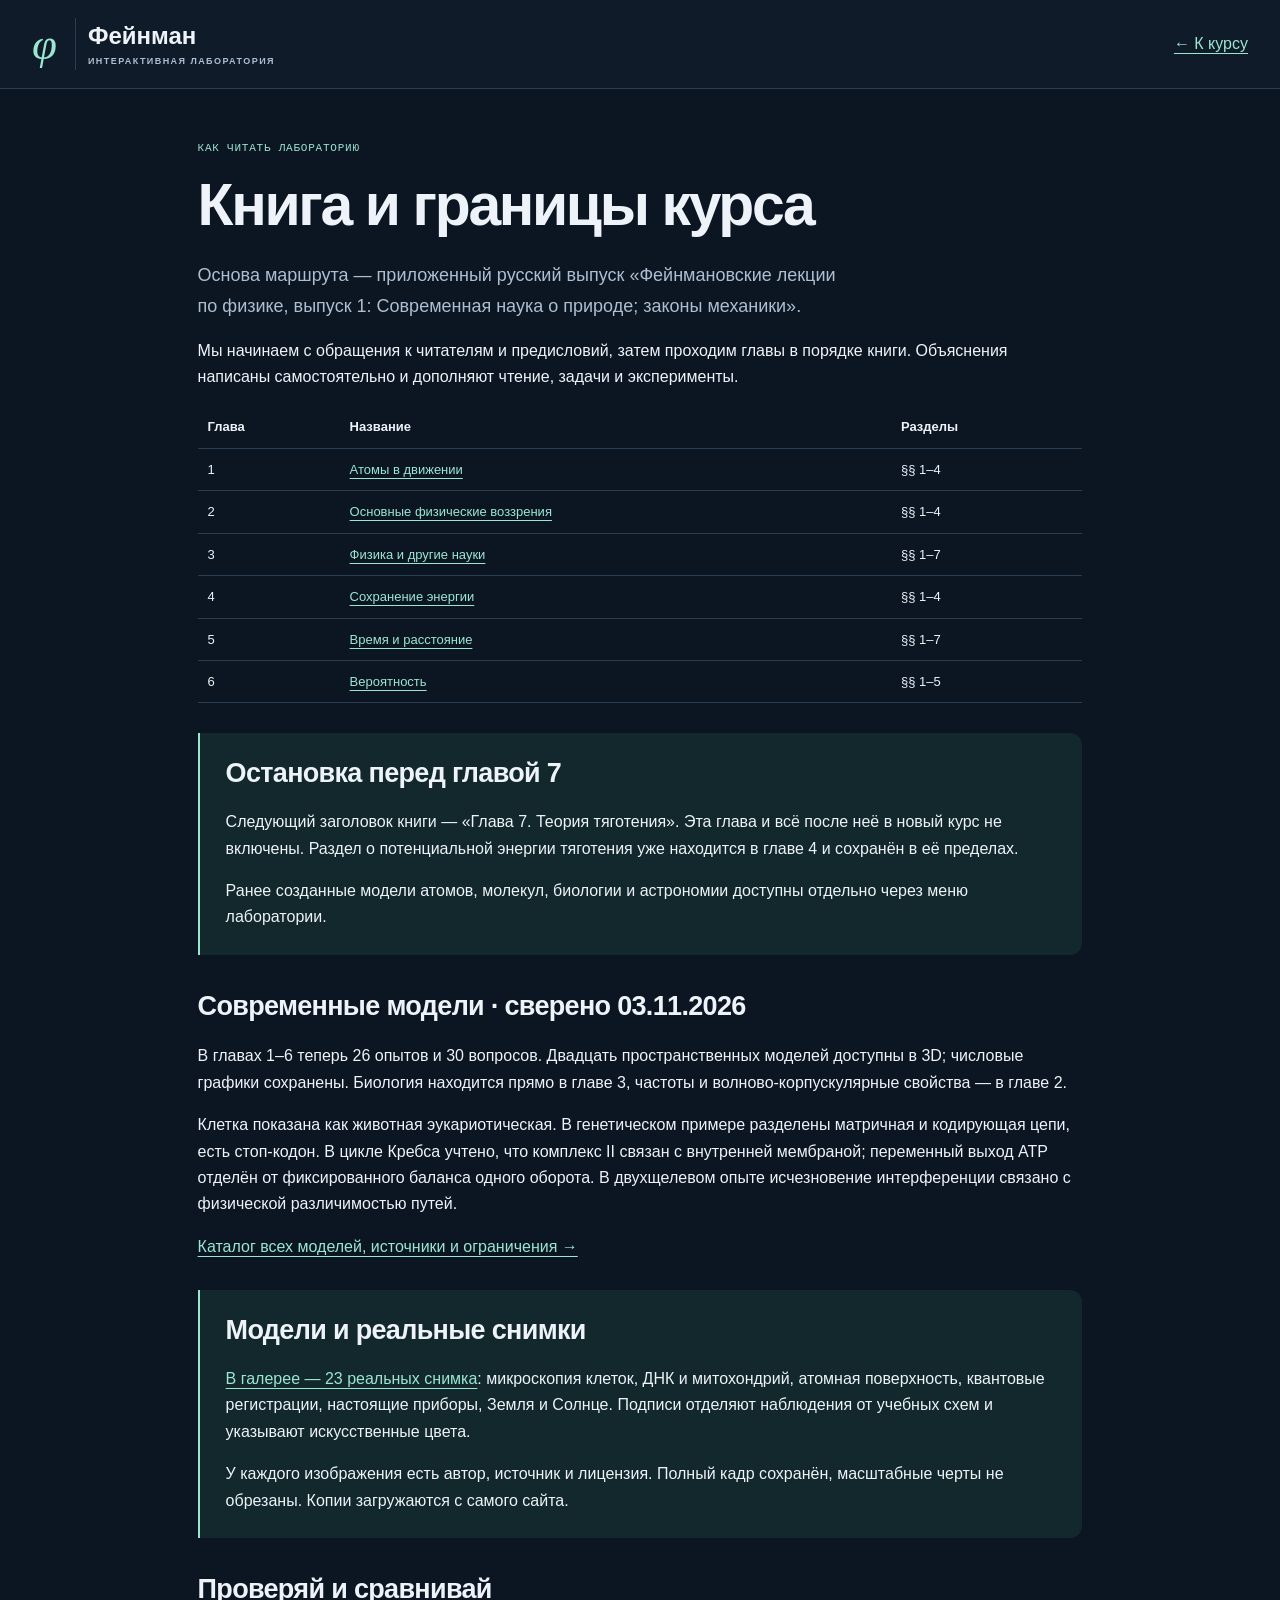
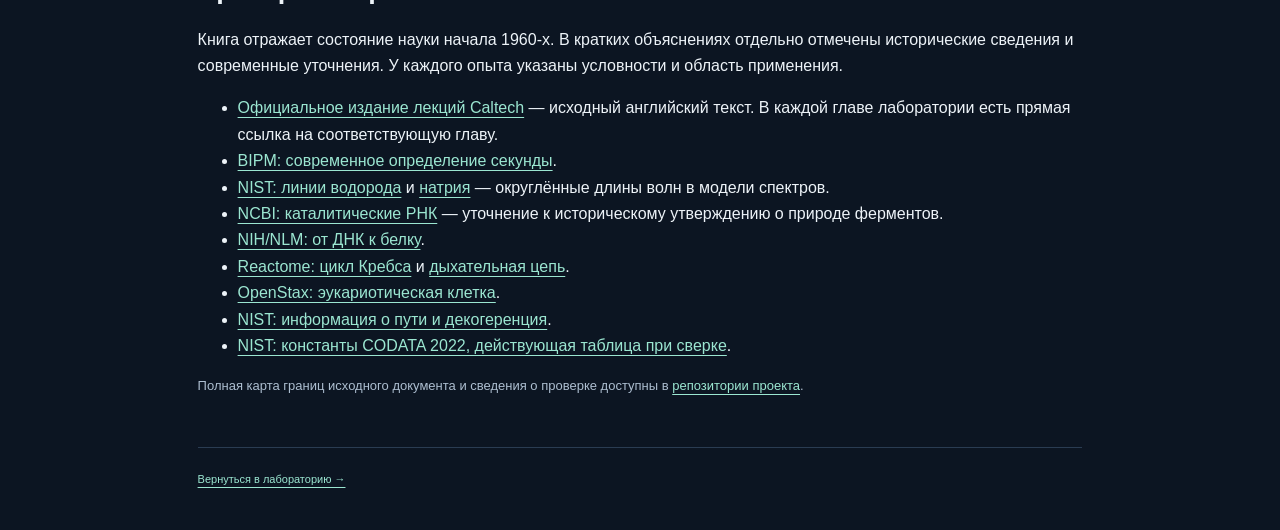
<file: sources.html>
<!doctype html><html lang="ru"><head><meta charset="utf-8"><meta name="viewport" content="width=device-width,initial-scale=1"><title>Книга и границы курса · Лаборатория Фейнмана</title><link rel="stylesheet" href="assets/course.css?v=20261103-3d"></head><body><header class="topbar"><a class="brand" href="index.html"><span class="brand-symbol">φ</span><span>Фейнман<span class="brand-small">ИНТЕРАКТИВНАЯ ЛАБОРАТОРИЯ</span></span></a><a href="index.html">← К курсу</a></header><main style="max-width:1000px;margin:auto"><span class="badge">Как читать лабораторию</span><h1>Книга и границы курса</h1><p class="lede">Основа маршрута — приложенный русский выпуск «Фейнмановские лекции по физике, выпуск 1: Современная наука о природе; законы механики».</p><p>Мы начинаем с обращения к читателям и предисловий, затем проходим главы в порядке книги. Объяснения написаны самостоятельно и дополняют чтение, задачи и эксперименты.</p><table class="reading-table"><thead><tr><th>Глава</th><th>Название</th><th>Разделы</th></tr></thead><tbody><tr><td>1</td><td><a href="index.html#chapter-1">Атомы в движении</a></td><td>§§ 1–4</td></tr><tr><td>2</td><td><a href="index.html#chapter-2">Основные физические воззрения</a></td><td>§§ 1–4</td></tr><tr><td>3</td><td><a href="index.html#chapter-3">Физика и другие науки</a></td><td>§§ 1–7</td></tr><tr><td>4</td><td><a href="index.html#chapter-4">Сохранение энергии</a></td><td>§§ 1–4</td></tr><tr><td>5</td><td><a href="index.html#chapter-5">Время и расстояние</a></td><td>§§ 1–7</td></tr><tr><td>6</td><td><a href="index.html#chapter-6">Вероятность</a></td><td>§§ 1–5</td></tr></tbody></table><section class="reading-guide"><h2>Остановка перед главой 7</h2><p>Следующий заголовок книги — «Глава 7. Теория тяготения». Эта глава и всё после неё в новый курс не включены. Раздел о потенциальной энергии тяготения уже находится в главе 4 и сохранён в её пределах.</p><p>Ранее созданные модели атомов, молекул, биологии и астрономии доступны отдельно через меню лаборатории.</p></section><div class="section-heading"><h2>Современные модели · сверено 03.11.2026</h2></div><p>В главах 1–6 теперь 26 опытов и 30 вопросов. Двадцать пространственных моделей доступны в 3D; числовые графики сохранены. Биология находится прямо в главе 3, частоты и волново-корпускулярные свойства — в главе 2.</p><p>Клетка показана как животная эукариотическая. В генетическом примере разделены матричная и кодирующая цепи, есть стоп-кодон. В цикле Кребса учтено, что комплекс II связан с внутренней мембраной; переменный выход ATP отделён от фиксированного баланса одного оборота. В двухщелевом опыте исчезновение интерференции связано с физической различимостью путей.</p><p><a href="https://github.com/hanqyzy-debug/feynman-physics-lab/blob/main/docs/model-catalog.md">Каталог всех моделей, источники и ограничения →</a></p><section class="reading-guide"><h2>Модели и реальные снимки</h2><p><a href="photos.html">В галерее — 23 реальных снимка</a>: микроскопия клеток, ДНК и митохондрий, атомная поверхность, квантовые регистрации, настоящие приборы, Земля и Солнце. Подписи отделяют наблюдения от учебных схем и указывают искусственные цвета.</p><p>У каждого изображения есть автор, источник и лицензия. Полный кадр сохранён, масштабные черты не обрезаны. Копии загружаются с самого сайта.</p></section><div class="section-heading"><h2>Проверяй и сравнивай</h2></div><p>Книга отражает состояние науки начала 1960-х. В кратких объяснениях отдельно отмечены исторические сведения и современные уточнения. У каждого опыта указаны условности и область применения.</p><ul><li><a href="https://www.feynmanlectures.caltech.edu/">Официальное издание лекций Caltech</a> — исходный английский текст. В каждой главе лаборатории есть прямая ссылка на соответствующую главу.</li><li><a href="https://www.bipm.org/en/si-base-units/second">BIPM: современное определение секунды</a>.</li><li><a href="https://physics.nist.gov/PhysRefData/Handbook/Tables/hydrogentable2.htm">NIST: линии водорода</a> и <a href="https://pml.nist.gov/PhysRefData/Handbook/Tables/sodiumtable2.htm">натрия</a> — округлённые длины волн в модели спектров.</li><li><a href="https://www.ncbi.nlm.nih.gov/mesh?Cmd=DetailsSearch&amp;Db=mesh&amp;Term=%22RNA%2C+Catalytic%22%5BMeSH+Terms%5D">NCBI: каталитические РНК</a> — уточнение к историческому утверждению о природе ферментов.</li><li><a href="https://medlineplus.gov/genetics/understanding/howgeneswork/makingprotein/">NIH/NLM: от ДНК к белку</a>.</li><li><a href="https://reactome.org/content/detail/R-HSA-71403">Reactome: цикл Кребса</a> и <a href="https://reactome.org/content/detail/R-HSA-611105">дыхательная цепь</a>.</li><li><a href="https://openstax.org/books/biology-2e/pages/4-3-eukaryotic-cells">OpenStax: эукариотическая клетка</a>.</li><li><a href="https://www.nist.gov/publications/measurement-induced-decoherence-and-information-double-slit-interference">NIST: информация о пути и декогеренция</a>.</li><li><a href="https://physics.nist.gov/cuu/Constants/Table/allascii.txt">NIST: константы CODATA 2022, действующая таблица при сверке</a>.</li></ul><p class="quiet">Полная карта границ исходного документа и сведения о проверке доступны в <a href="https://github.com/hanqyzy-debug/feynman-physics-lab/blob/main/docs/chapter-boundaries.md">репозитории проекта</a>.</p><footer><a href="index.html">Вернуться в лабораторию →</a></footer></main></body></html>
</file>
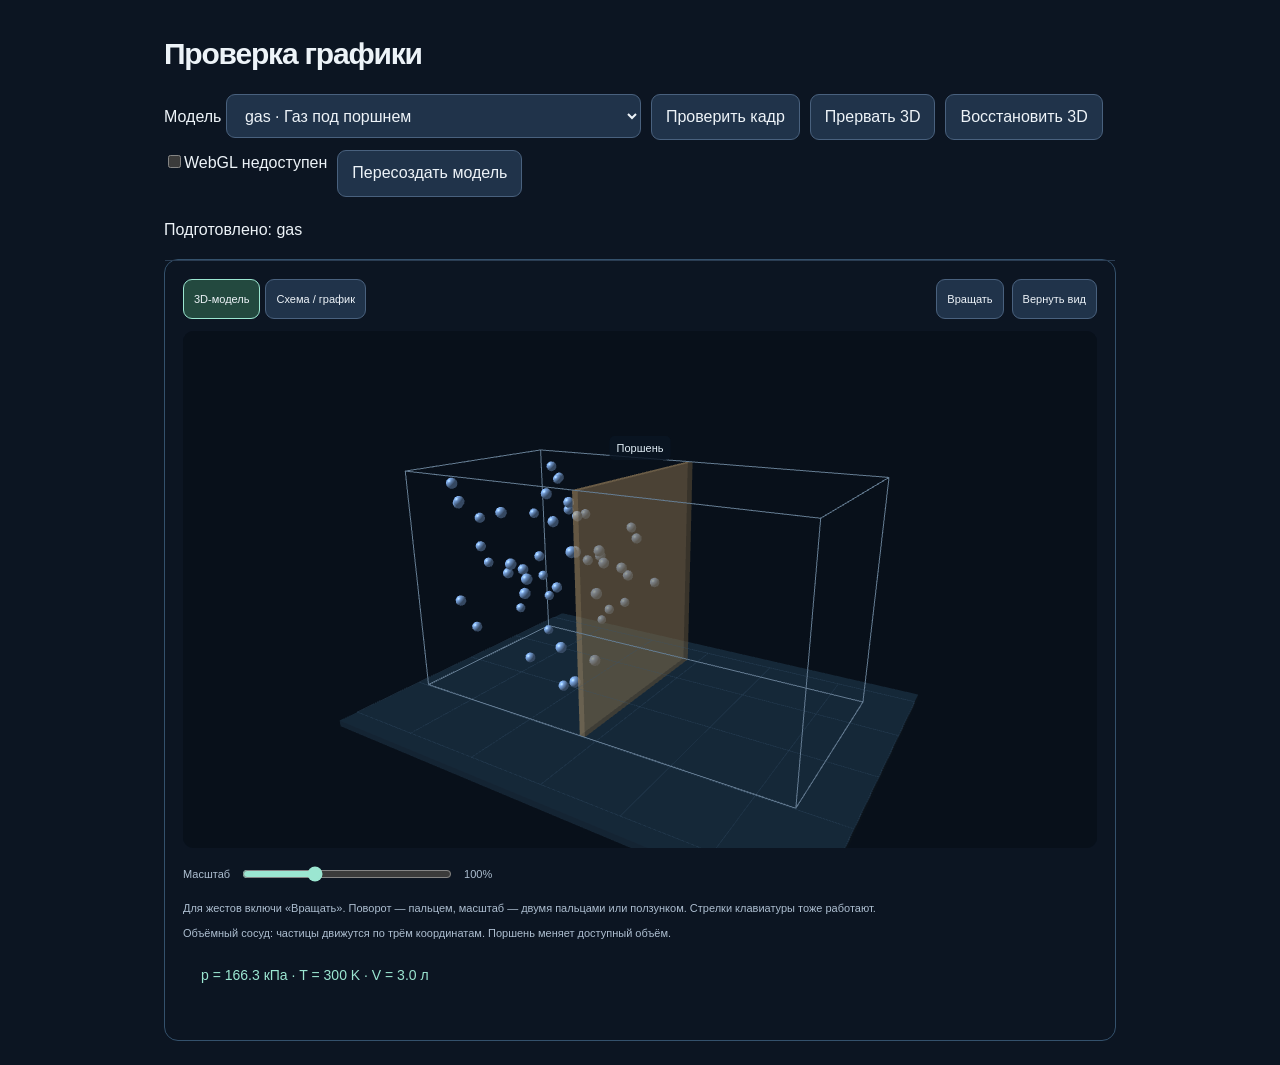
<file: tests/graphics.html>
<!doctype html><html lang="ru"><head><meta charset="utf-8"><meta name="viewport" content="width=device-width,initial-scale=1"><title>Проверка графики лаборатории</title><link rel="stylesheet" href="../assets/course.css?v=20261103-3d"><style>body{max-width:1000px;margin:auto;padding:24px}.controls{display:flex;gap:10px;flex-wrap:wrap;margin-bottom:20px}#result{white-space:pre-wrap}#host{border:1px solid #34516c;border-radius:14px}#host .model-controls{display:none}#host .model-layout{grid-template-columns:1fr}</style></head><body><h1 style="font-size:30px">Проверка графики</h1><div class="controls"><label>Модель <select id="select"></select></label><button id="paint">Проверить кадр</button><button id="loss">Прервать 3D</button><button id="restore">Восстановить 3D</button><label><input id="unavailable" type="checkbox">WebGL недоступен</label><button id="rebuild">Пересоздать модель</button></div><p id="result" role="status">Подготовка…</p><div id="host"></div>
<script src="../assets/math.js"></script><script src="../assets/science.js"></script><script src="../assets/content.js"></script><script src="../assets/models.js"></script><script src="../assets/extra-models.js"></script><script src="../assets/space3d.js"></script><script src="../assets/spatial-scenes.js"></script><script src="../assets/spatial-view.js"></script>
<script>
'use strict';
const host=document.getElementById('host'),select=document.getElementById('select'),result=document.getElementById('result');let sim=null,gl=null,lossExtension=null;
const realGetContext=HTMLCanvasElement.prototype.getContext;
HTMLCanvasElement.prototype.getContext=function(type,...args){if(type==='webgl'&&document.getElementById('unavailable').checked)return null;return realGetContext.call(this,type,...args);};
for(const id of SpaceScenes.ids()){const option=document.createElement('option');option.value=id;option.textContent=id+' · '+LabModels.specs[id].title;select.append(option);}
function setup(){sim?.dispose();host.innerHTML='';host.dataset.loaded='';host.dataset.spatial='';sim=LabModels.mount(select.value,host);sim.draw(1,.033);gl=host.querySelector('.spatial-canvas').getContext('webgl');lossExtension=gl?.getExtension('WEBGL_lose_context');result.textContent='Подготовлено: '+select.value;}
function inspect(){sim.draw(1,0);if(!gl||gl.isContextLost()){result.textContent='Схема работает · loaded='+host.dataset.loaded+' · spatial='+host.dataset.spatial;return;}const canvas=host.querySelector('.spatial-canvas'),pixels=new Uint8Array(canvas.width*canvas.height*4);gl.readPixels(0,0,canvas.width,canvas.height,gl.RGBA,gl.UNSIGNED_BYTE,pixels);let visible=0;for(let i=0;i<pixels.length;i+=4)if(pixels[i]>25||pixels[i+1]>35||pixels[i+2]>45)visible++;const error=gl.getError();result.textContent=JSON.stringify({model:select.value,loaded:host.dataset.loaded,spatial:host.dataset.spatial,pixels:visible,error},null,2);result.dataset.pixels=String(visible);result.dataset.error=String(error);}
select.onchange=setup;document.getElementById('paint').onclick=inspect;document.getElementById('rebuild').onclick=setup;document.getElementById('loss').onclick=()=>lossExtension?.loseContext();document.getElementById('restore').onclick=()=>lossExtension?.restoreContext();window.addEventListener('pagehide',()=>sim?.dispose());setup();
</script></body></html>
</file>
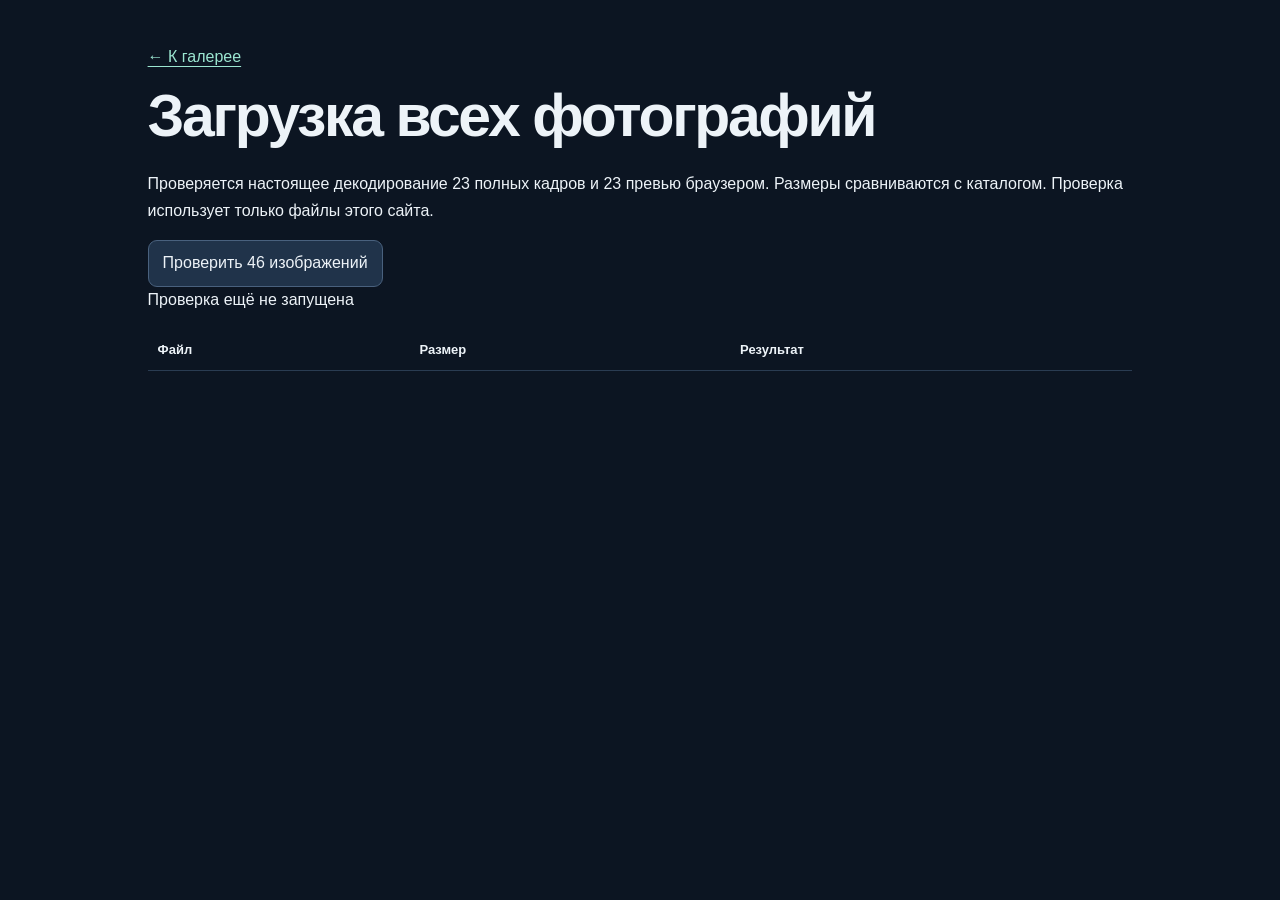
<file: tests/photos.html>
<!doctype html>
<html lang="ru"><head><meta charset="utf-8"><meta name="viewport" content="width=device-width,initial-scale=1"><title>Проверка загрузки фотографий</title><link rel="stylesheet" href="../assets/course.css"><script src="../assets/photo-data.js" defer></script></head><body><main style="max-width:1100px;margin:auto"><a href="../photos.html">← К галерее</a><h1>Загрузка всех фотографий</h1><p>Проверяется настоящее декодирование 23 полных кадров и 23 превью браузером. Размеры сравниваются с каталогом. Проверка использует только файлы этого сайта.</p><button id="run" type="button">Проверить 46 изображений</button><p id="result" role="status">Проверка ещё не запущена</p><table class="reading-table"><thead><tr><th>Файл</th><th>Размер</th><th>Результат</th></tr></thead><tbody id="rows"></tbody></table></main><script>
'use strict';
document.getElementById('run').onclick=async function(){
 this.disabled=true;const rows=document.getElementById('rows'),result=document.getElementById('result');rows.replaceChildren();result.textContent='Загрузка…';let passed=0,total=0;
 await Promise.all(Object.values(window.LabPhotoData.photos).flatMap(p=>[[p.src,p.width,p.height],[p.thumb,p.thumbWidth,p.thumbHeight]]).map(async([src,width,height])=>{
  const row=document.createElement('tr'),name=document.createElement('td'),size=document.createElement('td'),status=document.createElement('td');name.textContent=src;status.textContent='Загрузка…';row.append(name,size,status);rows.append(row);const image=new Image();image.src='../'+src;total++;
  try{await image.decode();size.textContent=image.naturalWidth+' × '+image.naturalHeight;const ok=image.naturalWidth===width&&image.naturalHeight===height;status.textContent=ok?'OK':'Размер не совпал';row.dataset.result=ok?'pass':'fail';if(ok)passed++;}catch(e){status.textContent='Не загрузилось';row.dataset.result='fail';}
 }));
 result.textContent='Загружено и проверено '+passed+' из '+total;result.dataset.result=passed===total?'pass':'fail';this.disabled=false;
};
</script></body></html>
</file>
<file: assets/course.css>
@charset "UTF-8";
:root{color-scheme:dark;--bg:#0c1522;--panel:#121f30;--line:#2a3c52;--text:#edf3f8;--muted:#adbed0;--accent:#9be6d1;--blue:#8cbdff;--amber:#f0c88c}
*{box-sizing:border-box}html{scroll-behavior:smooth;scroll-padding-top:100px}body{margin:0;background:var(--bg);color:var(--text);font:16px/1.65 -apple-system,BlinkMacSystemFont,"Segoe UI",sans-serif}a{color:var(--accent);text-underline-offset:4px}button,input,select{font:inherit}button,select{color:var(--text);background:#20334a;border:1px solid #49617e;border-radius:9px;min-height:44px;padding:9px 14px;cursor:pointer}button:hover{background:#304961}button:disabled{opacity:.55;cursor:default}button[aria-pressed=true],button.selected{border-color:var(--accent);background:#23493f}a,button,input,select,summary{touch-action:manipulation}button:focus-visible,a:focus-visible,input:focus-visible,select:focus-visible,summary:focus-visible{outline:3px solid var(--amber);outline-offset:4px}input[type=range]{display:block;width:100%;height:32px;margin:8px 0;accent-color:var(--accent)}input[type=number]{background:#0b1725;border:1px solid #49617e;border-radius:8px;color:var(--text);padding:8px;min-height:44px;width:110px}.skip{position:fixed;top:-100px;left:16px;z-index:10;background:var(--accent);color:var(--bg);padding:12px}.skip:focus{top:8px}.topbar{display:flex;justify-content:space-between;align-items:center;gap:20px;padding:18px 32px;border-bottom:1px solid var(--line);background:#101b2a}.brand{display:flex;gap:12px;align-items:center;text-decoration:none;color:var(--text);font-size:24px;font-weight:700;line-height:1.3}.brand-symbol{font:italic 45px Georgia,serif;color:var(--accent);border-right:1px solid var(--line);padding-right:18px}.brand-small{display:block;font-size:9px;letter-spacing:.16em;color:var(--muted);margin-top:5px}.top-actions{display:flex;align-items:center;gap:22px}.edition{font-size:13px;color:var(--muted)}.top-actions button{font-size:13px;min-width:155px;background:transparent}.layout{display:grid;grid-template-columns:260px minmax(0,1fr);max-width:1580px;margin:auto}.sidebar{padding:36px 24px;border-right:1px solid var(--line);align-self:start;position:sticky;top:0;max-height:100dvh;overflow:auto}.eyebrow{font-size:10px;letter-spacing:.16em;font-weight:700;color:var(--muted);margin:0 0 18px}nav a{display:block;text-decoration:none;color:var(--muted);padding:10px 12px;border-radius:7px;margin-bottom:5px;font-size:14px;line-height:1.45;min-height:44px}nav a:hover{background:#1c2e41;color:var(--text)}nav a[aria-current=page]{background:#203b3b;color:var(--accent)}.nav-number{display:inline-block;width:26px;font:13px ui-monospace,monospace;color:var(--accent)}.progress-box{border-top:1px solid var(--line);padding-top:24px;margin-top:28px;font-size:12px;color:var(--muted)}progress{width:100%;height:6px;display:block;margin-top:12px;accent-color:var(--accent)}.progress-box p{font-size:11px;margin-top:10px}.library-label{margin-top:34px}.library a{padding-left:0;font-size:12px}.scope{font-size:11px;color:var(--muted);border-left:2px solid var(--line);padding-left:12px;margin-top:24px}main{min-width:0;padding:44px clamp(24px,4.5vw,78px) 20px}h1{font-size:clamp(36px,4.6vw,68px);font-weight:600;line-height:1.07;letter-spacing:-.04em;margin:14px 0 24px}h1 em{font-family:Georgia,serif;font-weight:400;color:var(--accent)}h2{font-size:27px;line-height:1.25;font-weight:600;letter-spacing:-.025em;margin:0 0 18px}h3{font-size:20px;line-height:1.35;margin:0 0 10px}p{margin:0 0 16px}.lede{font-size:18px;color:var(--muted);max-width:650px;line-height:1.7}.hero{display:grid;grid-template-columns:minmax(0,1.2fr) minmax(200px,.8fr);gap:28px;align-items:center;padding-bottom:40px;border-bottom:1px solid var(--line)}.hero-art{width:100%;max-height:310px;overflow:visible}.hero-art text{font:12px ui-monospace,monospace;fill:var(--muted)}.badge{font:11px ui-monospace,monospace;letter-spacing:.07em;color:var(--accent);text-transform:uppercase}.button-link{display:inline-flex;min-height:46px;align-items:center;gap:25px;background:var(--accent);color:#0d2928;text-decoration:none;padding:11px 20px;border-radius:8px;font-size:14px;font-weight:650}.hero .button-link{margin-top:12px}.section-heading{display:flex;justify-content:space-between;align-items:center;gap:18px;margin:35px 0 20px}.section-heading h2{margin:0}.quiet{font-size:13px;color:var(--muted)}.chapter-grid{display:grid;grid-template-columns:repeat(2,minmax(0,1fr));gap:16px}.chapter-card{display:block;text-decoration:none;color:var(--text);padding:25px;border:1px solid var(--line);border-radius:13px;background:var(--panel);transition:background .15s}.chapter-card:hover{background:#1b2d40;border-color:#587186}.chapter-card .card-top{display:flex;justify-content:space-between;align-items:center;margin-bottom:23px}.chapter-card .number{color:var(--accent);font:13px ui-monospace,monospace}.chapter-card p{font-size:14px;color:var(--muted);margin-bottom:18px}.card-bottom{display:flex;justify-content:space-between;align-items:center;color:var(--muted);font-size:11px}.card-bottom b{color:var(--accent);font-size:20px}.reading-guide{margin-top:30px;padding:24px 26px;border-left:2px solid var(--accent);background:#12282c;border-radius:0 12px 12px 0}.reading-guide p:last-child{margin:0}.notice{padding:16px;border:1px solid #8e7140;background:#30291e;border-radius:10px;color:#ffe0b0;font-size:14px}.breadcrumb{font-size:12px;color:var(--muted);margin-bottom:28px}.chapter-header h1{font-size:clamp(34px,4vw,52px);max-width:830px}.chapter-header .lede{max-width:800px}.chapter-meta{display:flex;flex-wrap:wrap;gap:10px;margin:25px 0}.chip{border:1px solid var(--line);border-radius:20px;padding:5px 12px;font-size:11px;color:var(--muted)}.chapter-tools{display:flex;flex-wrap:wrap;gap:12px;margin:22px 0 30px}.chapter-tools a{font-size:13px}.section-notes{display:grid;grid-template-columns:repeat(2,minmax(0,1fr));gap:12px;margin:20px 0 36px}.note{padding:18px 20px;border:1px solid var(--line);border-radius:10px;background:#111d2b}.note h3{font-size:15px}.note p{font-size:13px;color:var(--muted);margin:0}.model-card{border:1px solid var(--line);border-radius:16px;background:var(--panel);margin:24px 0;overflow:hidden}.model-heading{padding:25px 28px 18px}.model-heading p{font-size:14px;color:var(--muted);margin:0;max-width:780px}.model-ref{display:block;font:10px ui-monospace,monospace;color:var(--accent);margin-bottom:10px;text-transform:uppercase;letter-spacing:.08em}.model-layout{display:grid;grid-template-columns:minmax(0,1fr) 220px;gap:0;border-top:1px solid var(--line)}.model-view{min-width:0;padding:18px}.model-view canvas{display:block;width:100%;height:auto;aspect-ratio:760/360;border-radius:10px;background:#0a1421;touch-action:pan-y}.model-controls{border-left:1px solid var(--line);padding:20px;background:#152437}.model-controls label{font-size:12px;color:var(--muted);display:block;margin-bottom:18px}.model-controls label span{display:flex;justify-content:space-between;gap:8px}.model-controls output{font-weight:700;color:var(--text);white-space:nowrap}.model-controls select{width:100%;font-size:13px;padding:8px}.model-controls button{width:100%;font-size:12px;margin:0 0 10px}.model-readout{padding:14px 18px 4px;font-size:14px;color:var(--accent);min-height:56px;font-variant-numeric:tabular-nums}.model-lesson{padding:17px 28px;border-top:1px solid var(--line);font-size:13px;color:var(--muted)}.model-lesson p{margin-bottom:8px}.model-lesson p:last-child{margin:0}.model-lesson strong{color:var(--text)}.limit{font-size:11px!important}.model-status{font-size:10px;color:var(--muted);margin-top:8px}.model-error{color:#ffb7aa}.quiz{border:1px solid var(--line);border-radius:16px;padding:26px;margin:38px 0;background:#142435}.quiz-question{border-top:1px solid var(--line);padding:22px 0;margin:0;min-width:0;border-left:0;border-right:0;border-bottom:0}.quiz-question legend{font-weight:600;padding:0 0 10px;font-size:15px}.quiz-options{display:grid;gap:8px}.quiz-options button{text-align:left;font-size:13px;background:#162a3e}.quiz-options button[data-correct=true]{border-color:var(--accent);background:#1b4239}.quiz-options button[data-correct=false]{border-color:#e7a191;background:#4a302e}.feedback{font-size:13px;margin-top:12px;color:var(--muted)}.feedback.correct{color:var(--accent)}.feedback.incorrect{color:#f3b7ab}.quiz-summary{color:var(--accent);font-weight:650}.chapter-pagination{display:flex;justify-content:space-between;gap:14px;margin:28px 0}.chapter-pagination a{font-size:13px;padding:12px 16px;border:1px solid var(--line);border-radius:8px;text-decoration:none}footer{font-size:11px;color:var(--muted);margin-top:50px;padding:22px 0;border-top:1px solid var(--line)}[hidden]{display:none!important}.reading-table{width:100%;font-size:13px;border-collapse:collapse}.reading-table td,.reading-table th{border-bottom:1px solid var(--line);padding:10px;text-align:left}details{margin:24px 0}summary{cursor:pointer;color:var(--accent);min-height:44px;padding:8px 0}
@media(max-width:1150px){.layout{grid-template-columns:220px minmax(0,1fr)}.sidebar{padding:30px 16px}main{padding:34px 28px}.hero{grid-template-columns:1fr}.hero-art{display:none}.model-layout{grid-template-columns:1fr}.model-controls{border-left:0;border-top:1px solid var(--line);display:grid;grid-template-columns:repeat(2,minmax(0,1fr));gap:0 22px}.model-controls label{margin-bottom:12px}.model-controls button{align-self:end}.model-status{grid-column:1/-1}.section-notes{grid-template-columns:1fr}}
@media(max-width:760px){html{scroll-padding-top:16px}.topbar{padding:14px 18px}.brand{font-size:20px}.brand-symbol{font-size:36px;padding-right:12px}.brand-small{font-size:8px}.edition{display:none}.top-actions button{min-width:0;max-width:125px;font-size:11px;padding:8px}.layout{display:block}.sidebar{position:static;max-height:none;border-right:0;border-bottom:1px solid var(--line);padding:16px 18px}.sidebar>.eyebrow,.progress-box,.library-label,.scope{display:none}.sidebar #chapter-nav{display:flex;gap:8px;overflow-x:auto;padding-bottom:6px}.sidebar #chapter-nav a{flex-shrink:0;max-width:200px;font-size:12px;padding:9px 12px;background:#152437;margin:0}.sidebar #chapter-nav a[aria-current=page]{background:#23493f}.library{display:flex;flex-wrap:wrap;gap:0 15px;margin-top:9px}.library a{font-size:10px;margin:0;padding:5px 0;min-height:34px}main{padding:28px 18px 16px}h1{font-size:43px}.hero{padding-bottom:28px}.lede{font-size:16px}.chapter-grid{grid-template-columns:1fr}.chapter-card{padding:22px}.chapter-card .card-top{margin-bottom:16px}.section-heading{align-items:start}.section-heading .quiet{max-width:120px;text-align:right;font-size:11px}.model-heading{padding:22px 18px 16px}.model-view{padding:10px}.model-readout{padding:14px 8px 6px;font-size:13px}.model-controls{padding:17px;gap:0 16px}.model-lesson{padding:16px 18px}.model-controls button{font-size:11px;padding:8px}.quiz{padding:22px 18px}.chapter-pagination a{font-size:12px;max-width:49%}.chapter-header h1{font-size:36px}.reading-guide{padding:19px}.reading-table{font-size:11px}.reading-table td{padding:8px 4px}}
@media(prefers-reduced-motion:reduce){html{scroll-behavior:auto}*{transition:none!important}}
/* Spatial views share the same simulation state as the 2D explanation. */
.spatial-toolbar{display:flex;flex-wrap:wrap;align-items:center;gap:8px;margin-bottom:12px}.spatial-toolbar button{font-size:11px;min-height:40px;padding:7px 10px}.spatial-modes{display:flex;gap:5px;margin-right:auto}.spatial-stage{position:relative;aspect-ratio:760/430;overflow:hidden;border-radius:11px;background:#08101a}.model-view canvas.spatial-canvas{width:100%;height:100%;aspect-ratio:760/430;touch-action:pan-y;cursor:grab}.spatial-canvas:active{cursor:grabbing}.spatial-labels{position:absolute;inset:0;pointer-events:none}.spatial-label{position:absolute;transform:translate(-50%,-50%);max-width:48%;padding:3px 7px;border-radius:5px;min-height:24px;border:0;background:#0a1624d9;color:#e0edf5;font-size:11px;line-height:1.35;pointer-events:none;white-space:nowrap}.spatial-label:disabled{opacity:1}.spatial-label:not(:disabled){pointer-events:auto;cursor:pointer;border:1px solid #567c8b}.spatial-label.is-selected{color:#9be6d1;border-color:#9be6d1}.spatial-zoom{display:flex;align-items:center;gap:12px;font-size:11px;color:var(--muted);margin:10px 0}.spatial-zoom input{max-width:210px;flex:1;margin:0}.spatial-zoom output{min-width:40px}.spatial-help,.spatial-caption,.spatial-message{font-size:11px;line-height:1.55;margin:8px 0;color:var(--muted)}.spatial-message{color:var(--amber);padding:9px;background:#30291e;border-radius:7px}.model-heading .model-shortcuts{display:flex;gap:8px;flex-wrap:wrap}.chapter-model-menu{display:flex;flex-wrap:wrap;gap:8px;margin:15px 0 28px}.chapter-model-menu a{font-size:12px;border:1px solid var(--line);border-radius:20px;padding:7px 12px;text-decoration:none}.chapter-model-menu a:hover{background:#203b3b}.science-source{font-size:11px;margin-top:12px;color:var(--muted)}.science-source a{color:var(--muted)}.catalog-tag{color:var(--accent);font:11px ui-monospace,monospace}.topic-links{display:flex;flex-wrap:wrap;gap:8px;margin-top:18px}.topic-links a{font-size:12px;padding:8px 12px;border:1px solid var(--line);border-radius:8px;text-decoration:none}.model-card{scroll-margin-top:25px}
@media(max-width:760px){.spatial-toolbar{gap:6px}.spatial-toolbar button{min-height:44px;font-size:10px}.spatial-label{font-size:9px;padding:2px 4px}.spatial-stage{aspect-ratio:1.45}.model-view canvas.spatial-canvas{aspect-ratio:auto}.spatial-help,.spatial-caption{font-size:10px}.chapter-model-menu a{min-height:44px;display:flex;align-items:center}}

.model-anchor{display:block;height:0;scroll-margin-top:25px}
</file>
<file: assets/photos.css>
/* Full frames are retained so microscope scale bars and detector data stay visible. */
.real-photo{display:grid;grid-template-columns:180px minmax(0,1fr);gap:20px;margin:0;padding:22px 28px;border-top:1px solid #2a3c52;background:#0e1b2a;color:#d4e1ec;line-height:1.6;overflow-wrap:anywhere}
.photo-open{display:flex;flex-direction:column;align-self:start;border:1px solid #3a5067;border-radius:10px;overflow:hidden;background:#070e17;color:#9be6d1;text-decoration:none;min-width:0}
.photo-open img{display:block;width:100%;height:150px;object-fit:contain;margin:0;background:#070e17}
.photo-open span{padding:10px 8px;text-align:center;font-size:12px;min-height:44px}
.photo-open:hover{border-color:#9be6d1}.real-photo h4,.gallery-photo h2{font-size:18px;line-height:1.35;color:#edf3f8;margin:0 0 8px}.real-photo p{font-size:13px;margin:0 0 10px}.real-photo .photo-kind,.photo-dialog .photo-kind{font-size:10px;letter-spacing:.045em;color:#9be6d1;margin:0 0 7px}
.photo-compare{border-left:2px solid #456475;padding-left:12px;color:#afc5d5}.real-photo .photo-credit,.photo-dialog .photo-credit{font-size:11px;color:#adbed0;margin-bottom:0}.photo-credit a{color:inherit;text-underline-offset:3px}.photo-load-error{font-size:13px;color:#ffe0b0;background:#30291e;padding:12px}
.photo-dialog{color-scheme:dark;color:#edf3f8;background:#101e2c;border:1px solid #4c6578;border-radius:14px;width:min(1080px,calc(100% - 28px));max-width:calc(100% - 28px);max-height:calc(100dvh - 28px);padding:0;overflow:auto;overscroll-behavior:contain;box-shadow:0 20px 90px #0009}
.photo-dialog::backdrop{background:#030810e8}.photo-dialog-bar{position:sticky;top:0;z-index:1;display:flex;justify-content:space-between;gap:16px;align-items:center;background:#142639;padding:10px 16px;border-bottom:1px solid #3a5067}.photo-dialog-bar span{font-size:12px;color:#adbed0}.photo-dialog button{font:inherit;border:1px solid #608096;border-radius:8px;background:#223c50;color:#edf3f8;padding:9px 14px;min-height:44px;cursor:pointer}.photo-dialog figure{margin:0}.photo-dialog figure>img{display:block;width:100%;height:auto;max-height:65dvh;object-fit:contain;background:#050b11}.photo-dialog figcaption{padding:22px}.photo-dialog h2{font-size:24px;line-height:1.25;margin:0 0 12px}.photo-dialog p{font-size:14px;line-height:1.65;margin:0 0 12px}.photo-dialog a{color:#9be6d1}.photo-dialog .photo-credit{margin-top:12px}.photo-modal-open{overflow:hidden}.photo-dialog button:focus-visible,.photo-open:focus-visible,.photo-dialog a:focus-visible{outline:3px solid #f0c88c;outline-offset:3px}
.photo-gallery-main{max-width:1400px;margin:auto}.gallery-intro{max-width:860px}.gallery-intro h1{font-size:clamp(36px,5vw,62px)}.photo-filters{display:flex;flex-wrap:wrap;gap:8px;margin:24px 0 12px}.photo-filters button{font-size:13px;min-height:44px}.photo-grid{display:grid;grid-template-columns:repeat(3,minmax(0,1fr));gap:24px;margin-top:24px}.gallery-item{min-width:0;display:flex;flex-direction:column;border:1px solid #2a3c52;border-radius:13px;background:#0e1b2a;overflow:hidden}.gallery-photo{display:flex;flex-direction:column;gap:0;padding:0;border:0;flex:1}.gallery-photo .photo-open{border:0;border-bottom:1px solid #2a3c52;border-radius:0;align-self:stretch}.gallery-photo .photo-open img{height:240px}.gallery-photo figcaption{padding:18px}.gallery-photo h2{font-size:20px}.gallery-photo .photo-compare{font-size:12px}.photo-model-links{display:flex;flex-wrap:wrap;gap:8px;padding:0 18px 18px}.photo-model-links a{font-size:12px;display:inline-flex;align-items:center;min-height:44px;border:1px solid #3a5067;border-radius:7px;padding:5px 9px;text-decoration:none}.photo-gallery-banner{display:grid;grid-template-columns:140px minmax(0,1fr);gap:20px;padding:22px;border:1px solid #3b605f;border-radius:13px;background:#12282c;margin-top:28px}.photo-gallery-banner img{width:140px;height:140px;object-fit:contain;border-radius:9px;background:#080e17}.photo-gallery-banner h2{font-size:23px}.photo-gallery-banner p{font-size:14px;color:#adbed0}.photo-gallery-banner a{min-height:44px;display:inline-flex;align-items:center}
@media(max-width:1100px){.photo-grid{grid-template-columns:repeat(2,minmax(0,1fr))}}
@media(max-width:760px){.real-photo{grid-template-columns:130px minmax(0,1fr);gap:15px;padding:18px}.photo-open img{height:130px}.real-photo h4,.gallery-photo h2{font-size:17px}.real-photo p{font-size:12px}.real-photo .photo-credit{font-size:10px}.photo-gallery-banner{grid-template-columns:90px minmax(0,1fr);gap:14px;padding:18px}.photo-gallery-banner img{width:90px;height:110px}.photo-gallery-banner h2{font-size:20px}.photo-gallery-banner p{font-size:12px}.gallery-photo{display:flex;padding:0}.gallery-photo .photo-open img{height:240px}}
@media(max-width:560px){.real-photo{display:flex;flex-direction:column}.real-photo .photo-open{align-self:stretch}.real-photo .photo-open img{height:200px}.photo-grid{grid-template-columns:1fr}.gallery-photo{padding:0}.gallery-photo .photo-open img{height:260px}.photo-dialog{width:calc(100% - 16px);max-width:calc(100% - 16px);max-height:calc(100dvh - 16px)}.photo-dialog figcaption{padding:18px}.photo-dialog-bar{padding:8px 12px}.photo-dialog-bar span{font-size:11px}.photo-dialog figure>img{max-height:55dvh}.photo-dialog h2{font-size:21px}.photo-dialog p{font-size:13px}}
</file>
<file: assets/legacy.css>
.legacy-toolbar{display:flex;align-items:center;flex-wrap:wrap;gap:12px;padding:14px 0;border-bottom:1px solid #34516c;margin-bottom:20px}.legacy-toolbar a{color:#9be6d1;font-weight:600}.legacy-toolbar span{font-size:12px;color:#adbed0}.legacy-toolbar button{font-size:13px}button,select{min-height:44px}button:focus-visible,a:focus-visible,input:focus-visible,select:focus-visible,canvas:focus-visible{outline:3px solid #f0c88c;outline-offset:3px}select{max-width:100%}input[type=range]{max-width:100%;min-height:32px}.legacy-note{padding:12px 16px;background:#12282c;border-left:2px solid #9be6d1;font-size:13px;color:#c6d8dd}canvas{max-width:100%}@media(max-width:500px){main{padding:14px!important}.card,article{padding:14px!important}label{max-width:100%}button,select{font-size:14px!important}.legacy-toolbar span{flex-basis:100%}}
</file>
